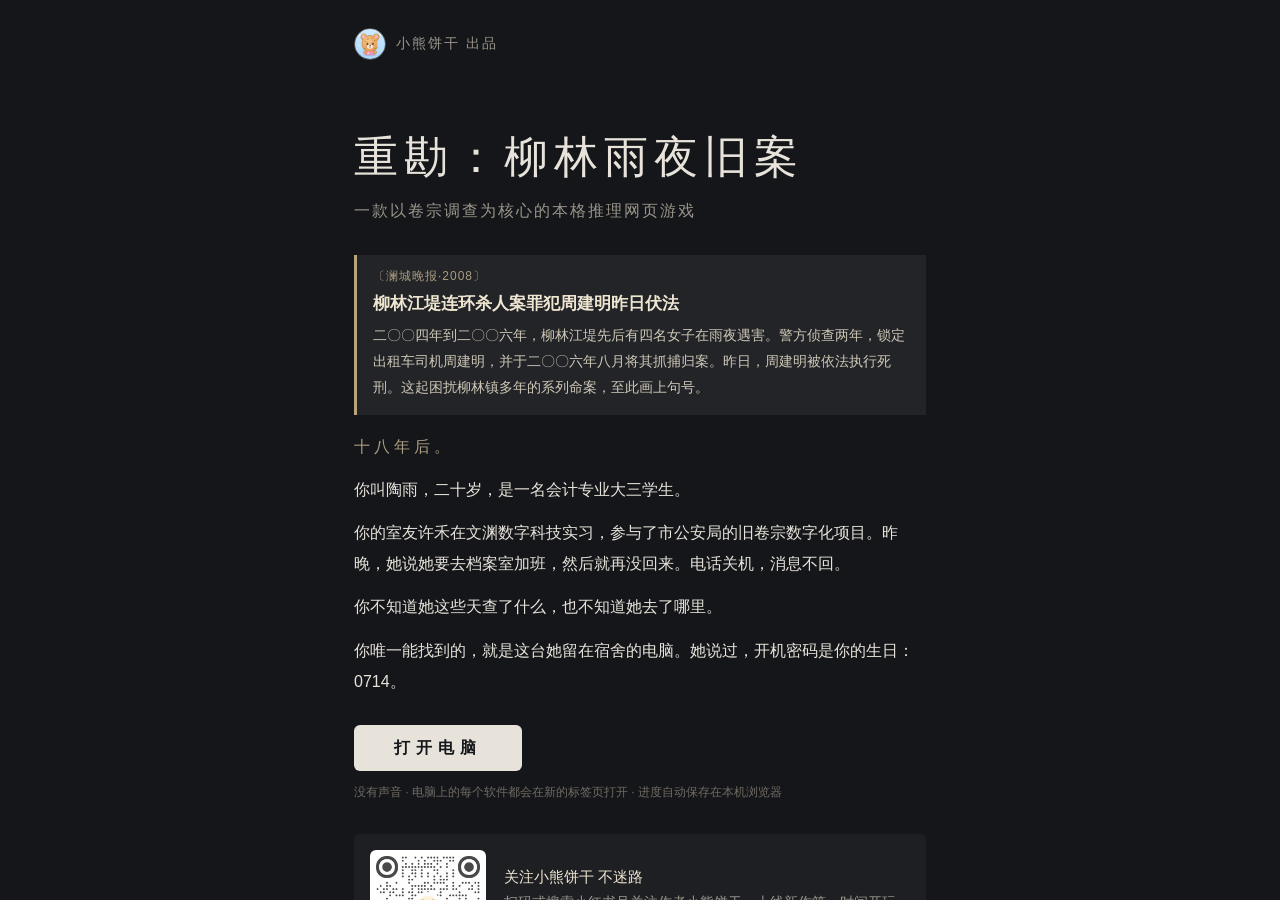
<file: index.html>
<!doctype html>
<html lang="zh-CN">
<head>
<meta charset="utf-8">
<meta name="viewport" content="width=device-width, initial-scale=1, viewport-fit=cover">
<title>柳林旧案 · 许禾的电脑</title>
<meta name="description" content="一部卷宗本格推理网页解谜。室友没有回来，她留给你一台电脑。">
<meta name="theme-color" content="#14161a">
<link rel="stylesheet" href="css/style.css">
<link rel="stylesheet" href="css/os.css">
</head>
<body class="os-body">
<div id="app"></div>
<script src="js/core.js"></script>
<script src="js/data.js"></script>
<script src="js/data2.js"></script>
<script src="js/data3.js"></script>
<script src="js/data4.js"></script>
<script src="js/desk.js"></script>
</body>
</html>
</file>
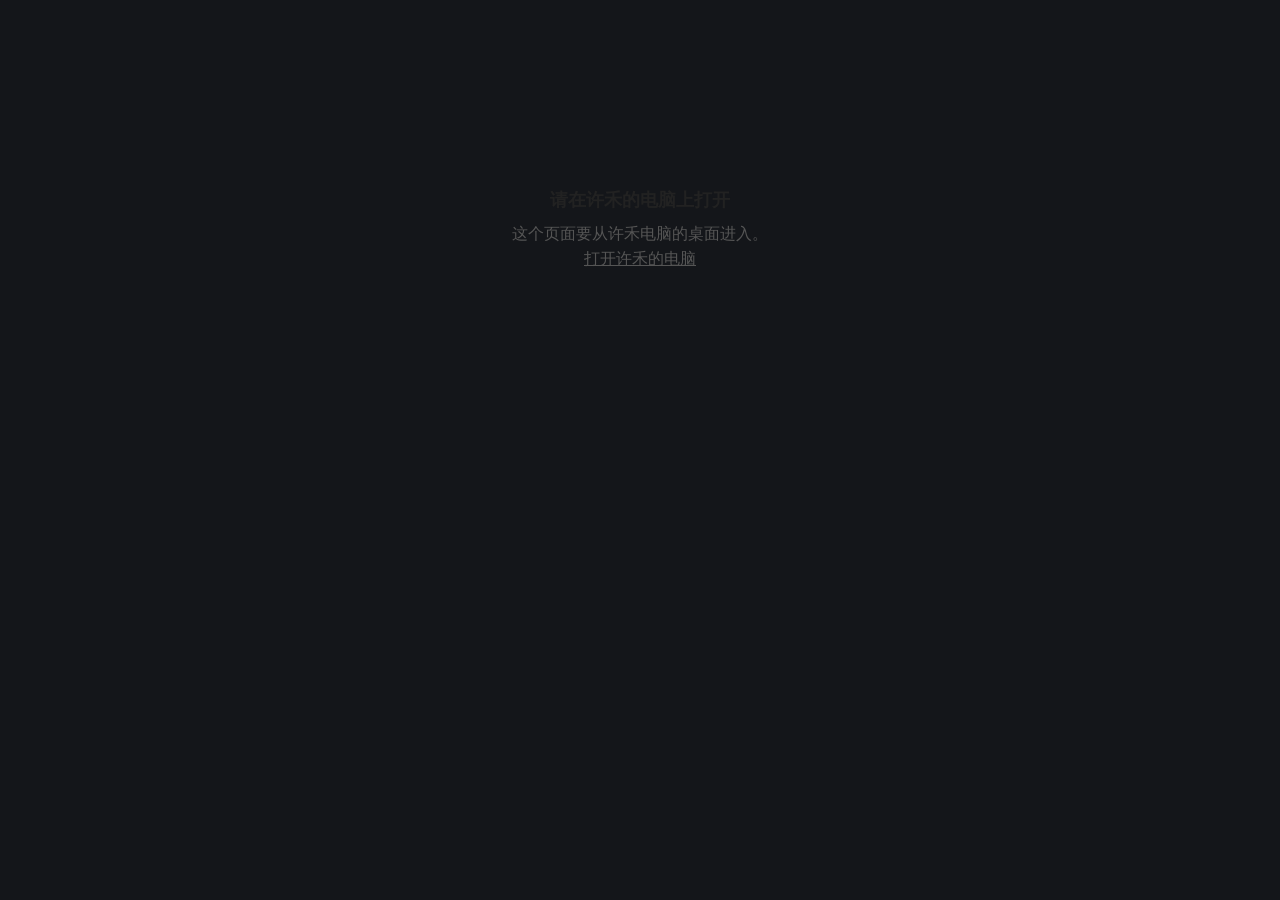
<file: call.html>
<!doctype html>
<html lang="zh-CN">
<head>
<meta charset="utf-8">
<meta name="viewport" content="width=device-width, initial-scale=1">
<title>通话</title>
<link rel="stylesheet" href="css/style.css">
<link rel="stylesheet" href="css/os.css">
</head>
<body class="app-body dark" data-app="call">
<div id="app"></div>
<script src="js/core.js"></script>
<script src="js/data.js"></script>
<script src="js/data2.js"></script>
<script src="js/data3.js"></script>
<script src="js/data4.js"></script>
<script src="js/pagesvg.js"></script>
<script src="js/apps.js"></script>
</body>
</html>
</file>
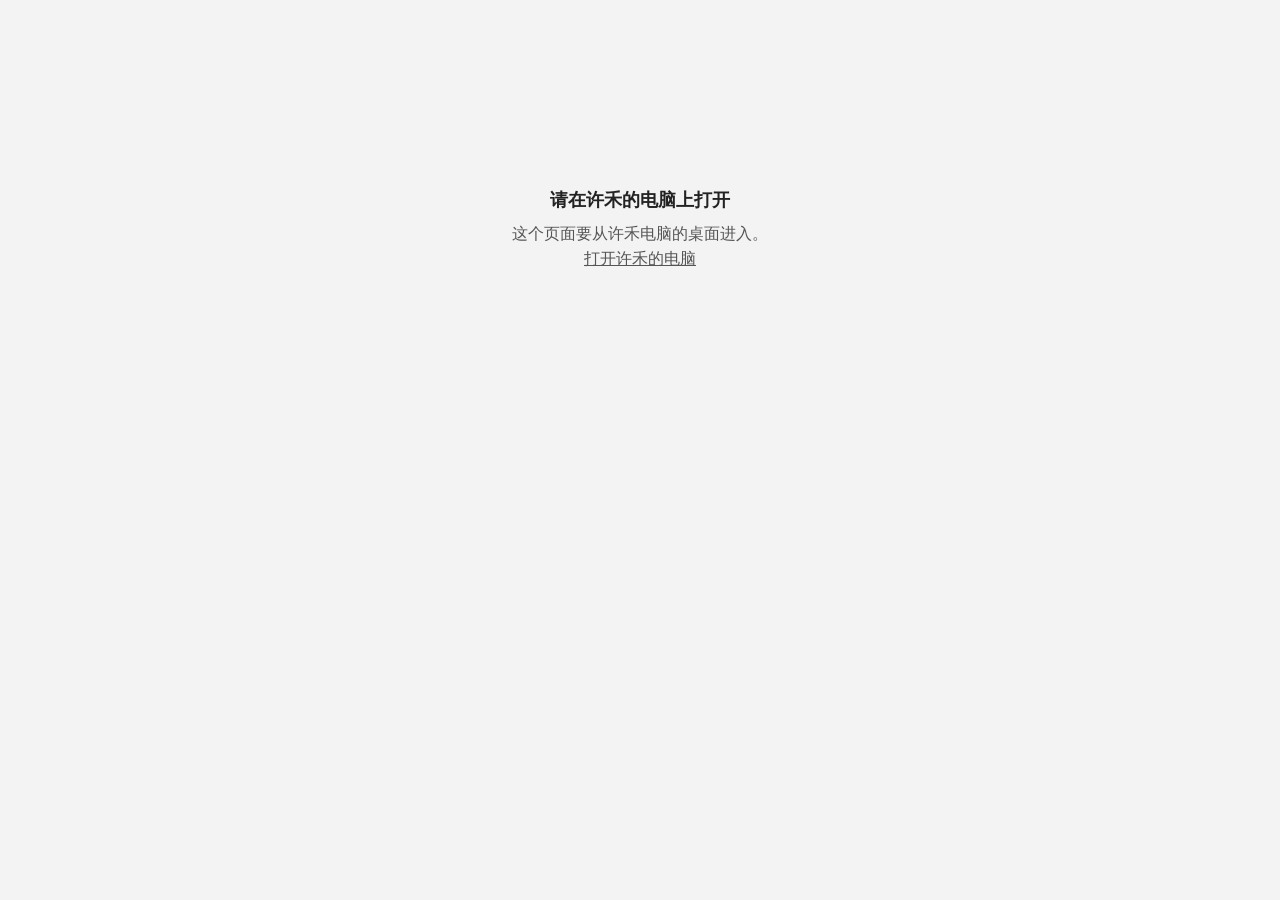
<file: ding.html>
<!doctype html>
<html lang="zh-CN">
<head>
<meta charset="utf-8">
<meta name="viewport" content="width=device-width, initial-scale=1">
<title>钉钉</title>
<link rel="stylesheet" href="css/style.css">
<link rel="stylesheet" href="css/os.css">
</head>
<body class="app-body" data-app="ding">
<div id="app"></div>
<script src="js/core.js"></script>
<script src="js/data.js"></script>
<script src="js/data2.js"></script>
<script src="js/data3.js"></script>
<script src="js/data4.js"></script>
<script src="js/pagesvg.js"></script>
<script src="js/apps.js"></script>
</body>
</html>
</file>
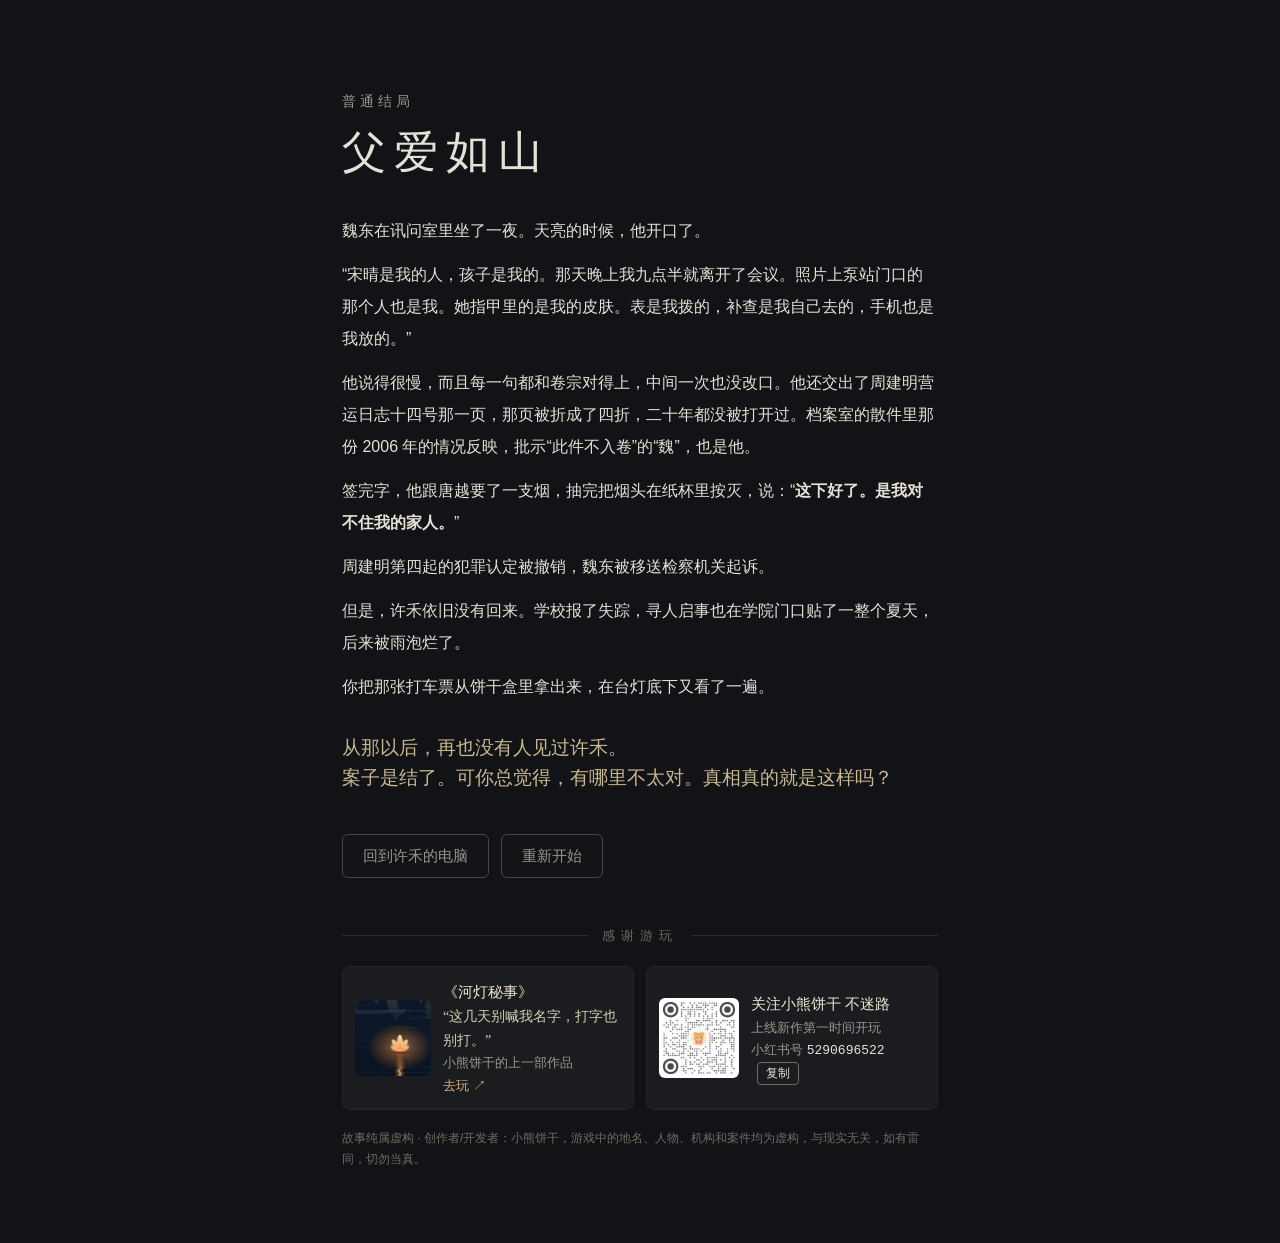
<file: ending.html>
<!doctype html>
<html lang="zh-CN">
<head>
<meta charset="utf-8">
<meta name="viewport" content="width=device-width, initial-scale=1">
<title>柳林旧案 · 结局</title>
<link rel="stylesheet" href="css/style.css">
<style>
body { background: #111316; color: #e6e1d6; min-height: 100vh; }
.end { max-width: 640px; margin: 0 auto; padding: 10vh 22px 60px; }
.kind { color: #9a958a; letter-spacing: 4px; font-size: 14px; }
h1 { font-family: "KaiTi", "STKaiti", "楷体", serif; font-weight: 400; font-size: 44px; letter-spacing: 8px; margin: 6px 0 26px; }
.text p { margin: 0 0 12px; line-height: 2; font-size: 16px; }
.last { margin-top: 30px; font-family: "KaiTi", "STKaiti", "楷体", serif; font-size: 19px; color: #c9b88f; }
.btns { margin-top: 40px; display: flex; flex-wrap: wrap; gap: 12px; }
.btns a, .btns button { background: #e6e1d6; color: #111; border: 0; border-radius: 6px; padding: 9px 20px; text-decoration: none; cursor: pointer; font-size: 15px; }
.btns .ghost { background: transparent; color: #9a958a; border: 1px solid #44464c; }
.more { margin-top: 30px; color: #7c786f; font-size: 13px; line-height: 1.8; }
/* 2026-11-15：作者区——《河灯秘事》小卡＋小红书小卡并排（手机上下排） */
.author { margin-top: 48px; }
.author .sep { display: flex; align-items: center; gap: 14px; color: #6f6b62; font-size: 13px; letter-spacing: 6px; margin-bottom: 20px; }
.author .sep::before, .author .sep::after { content: ""; flex: 1; height: 1px; background: #2c2e33; }
.duo { display: grid; grid-template-columns: 1fr 1fr; gap: 12px; }
.mini { display: flex; gap: 12px; align-items: center; padding: 12px; border-radius: 8px; background: rgba(255, 255, 255, .04); border: 1px solid #23262c; text-decoration: none; color: inherit; min-width: 0; }
a.mini:hover { border-color: #b08a5a; }
.mini img { flex: none; width: 76px; height: 76px; border-radius: 6px; object-fit: cover; }
.mini .qr { background: #fff; padding: 4px; box-sizing: content-box; width: 72px; height: 72px; }
.mini .t { min-width: 0; font-size: 13px; color: #9a958a; line-height: 1.7; }
.mini .t b { display: block; color: #efe6d2; font-size: 15px; font-weight: 400; }
.mini .t .q { display: block; font-family: "KaiTi", "STKaiti", "楷体", serif; color: #d8cdb4; font-size: 14px; }
.mini .go { display: inline-block; white-space: nowrap; color: #d9b07a; }
.mini .id { font-family: Consolas, Menlo, monospace; color: #e7e3da; }
.mini button { margin-left: 6px; padding: 0 8px; border: 1px solid #6f6b62; border-radius: 4px; background: transparent; color: #e7e3da; font-size: 12px; cursor: pointer; }
.author .fine { margin-top: 18px; color: #6f6b62; font-size: 12px; line-height: 1.8; }
@media (max-width: 600px) { .duo { grid-template-columns: 1fr; } }
</style>
</head>
<body>
<main class="end" id="app"></main>
<script src="js/core.js"></script>
<script src="js/data.js"></script>
<script src="js/data2.js"></script>
<script src="js/data3.js"></script>
<script src="js/data4.js"></script>
<script>
(function () {
  const kind = ['true', 'normal', 'bad'].includes(location.hash.slice(1)) ? location.hash.slice(1) : (BM.state.ending || 'normal');
  const e = BM_DATA.endings[kind];
  document.title = '柳林旧案 · ' + e.name + '《' + e.title + '》';
  const more = {
    bad: '',  // 用户 2026-11-12：坏结局、普通结局底下的提示句都去掉，只留真结局那句
    normal: '',
    true: '你看清了那个雨夜。'
  }[kind];
  document.getElementById('app').innerHTML = '<div class="kind">' + e.name + '</div><h1>' + BM.esc(e.title) + '</h1><div class="text">'
    + e.text.split('\n').map(p => p ? '<p>' + BM.kw(BM.esc(p)) + '</p>' : '<p>&nbsp;</p>').join('') + '</div>' + (e.last ? '<div class="last">' + BM.esc(e.last).replace(/\n/g, '<br>') + '</div>' : '')
    + (more ? '<p class="more">' + BM.esc(more) + '</p>' : '')
    + '<div class="btns">' + (kind === 'true' ? '<button type="button" id="replay">回到 17:10 再说一次</button>' : '') + '<a class="ghost" href="index.html" id="back">回到许禾的电脑</a><button class="ghost" type="button" id="reset">重新开始</button></div>'
    + '<section class="author"><div class="sep">感谢游玩</div><div class="duo">'
    + '<a class="mini" id="hdCard" href="https://miyeji.cn/games/he-deng-mi-shi" target="_blank" rel="noopener"><img src="img/hedeng-thumb.jpg" alt=""><div class="t"><b>《河灯秘事》</b><span class="q">“这几天别喊我名字，打字也别打。”</span>小熊饼干的上一部作品<br><span class="go">去玩 ↗</span></div></a>'
    + '<div class="mini"><img class="qr" src="img/author-xhs-qr.png" alt="小熊饼干的小红书二维码"><div class="t"><b>关注小熊饼干 不迷路</b>上线新作第一时间开玩<br>小红书号 <span class="id" id="xhsId">5290696522</span><button type="button" id="xhsCopy">复制</button></div></div>'
    + '</div><p class="fine">故事纯属虚构 · 创作者/开发者：小熊饼干，游戏中的地名、人物、机构和案件均为虚构，与现实无关，如有雷同，切勿当真。</p></section>';
  BM.markRead('end_seen'); if (BM.jcyCheck) BM.jcyCheck();
    const replay = document.getElementById('replay');
  if (replay) replay.addEventListener('click', () => {
    BM.clearInterview();
    if (BM.cond('notice')) { BM.set('called'); location.href = 'call.html#/call'; }
    else location.href = 'index.html';
  });
  if (kind === 'normal') document.getElementById('back').addEventListener('click', () => { BM.markRead('end_back_normal'); BM.markRead('n_jcyLaw'); });  // 普通结局：回到桌面后，澜江检察推送普法文章（桌面的新消息提示会弹出来）
  document.getElementById('reset').addEventListener('click', () => { if (confirm('清除全部进度，从头开始？')) { BM.reset(); location.href = 'index.html'; } });
  { const cp = document.getElementById('xhsCopy'); let tm = 0; if (cp) cp.addEventListener('click', async () => { const id = document.getElementById('xhsId').textContent.trim(); let ok = false; try { await navigator.clipboard.writeText(id); ok = true; } catch (err) { const t = document.createElement('textarea'); t.value = id; t.setAttribute('readonly', ''); t.style.cssText = 'position:fixed;top:0;left:0;opacity:0'; document.body.appendChild(t); t.select(); try { ok = document.execCommand('copy'); } catch (e2) { ok = false; } t.remove(); } cp.textContent = ok ? '已复制' : '长按号码复制'; clearTimeout(tm); tm = setTimeout(() => { cp.textContent = '复制'; }, 2400); }); }  // 小红书号一键复制
})();
</script>
</body>
</html>
</file>
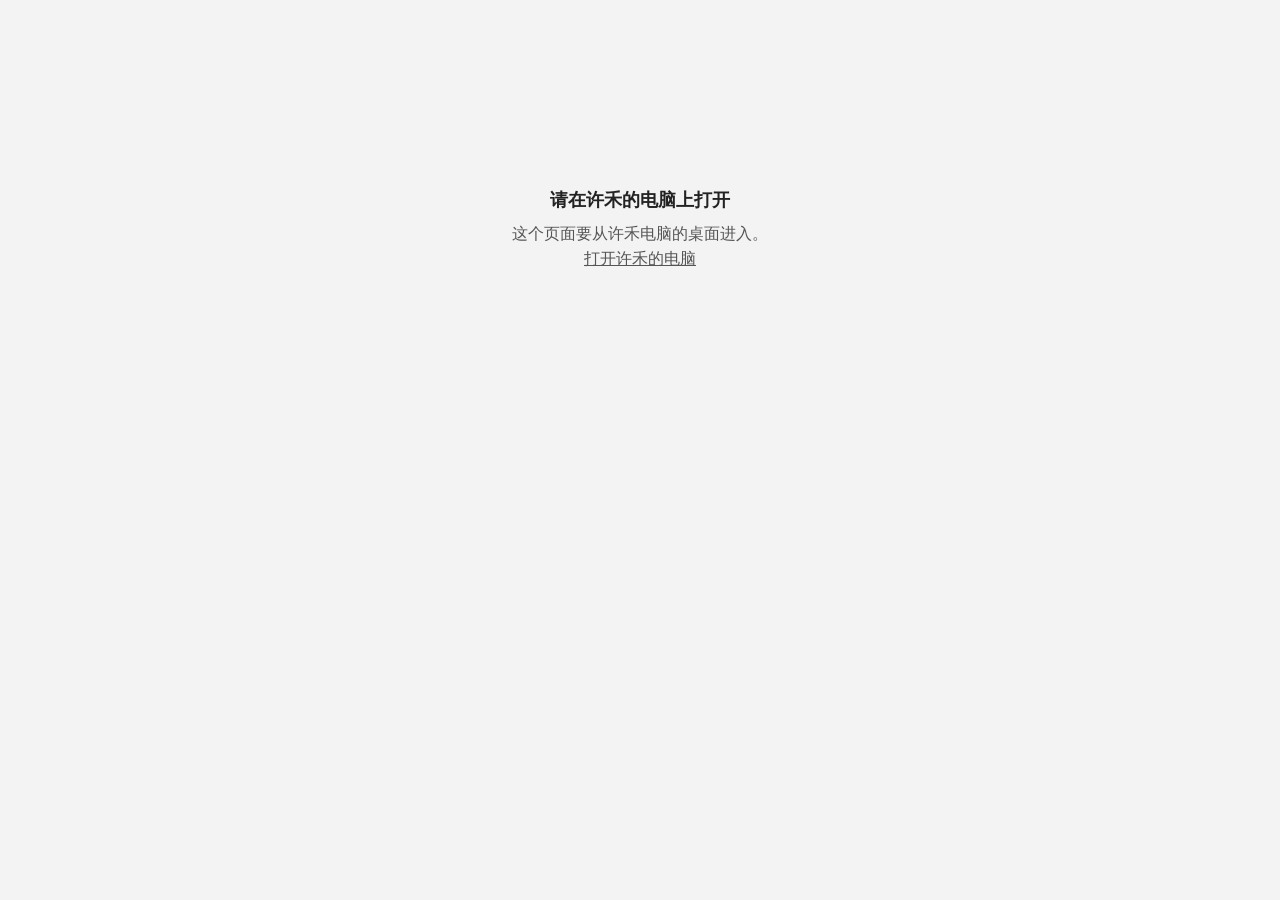
<file: folder.html>
<!doctype html>
<html lang="zh-CN">
<head>
<meta charset="utf-8">
<meta name="viewport" content="width=device-width, initial-scale=1">
<title>文件资源管理器</title>
<link rel="stylesheet" href="css/style.css">
<link rel="stylesheet" href="css/os.css">
</head>
<body class="app-body" data-app="folder">
<div id="app"></div>
<script src="js/core.js"></script>
<script src="js/data.js"></script>
<script src="js/data2.js"></script>
<script src="js/data3.js"></script>
<script src="js/data4.js"></script>
<script src="js/pagesvg.js"></script>
<script src="js/apps.js"></script>
</body>
</html>
</file>
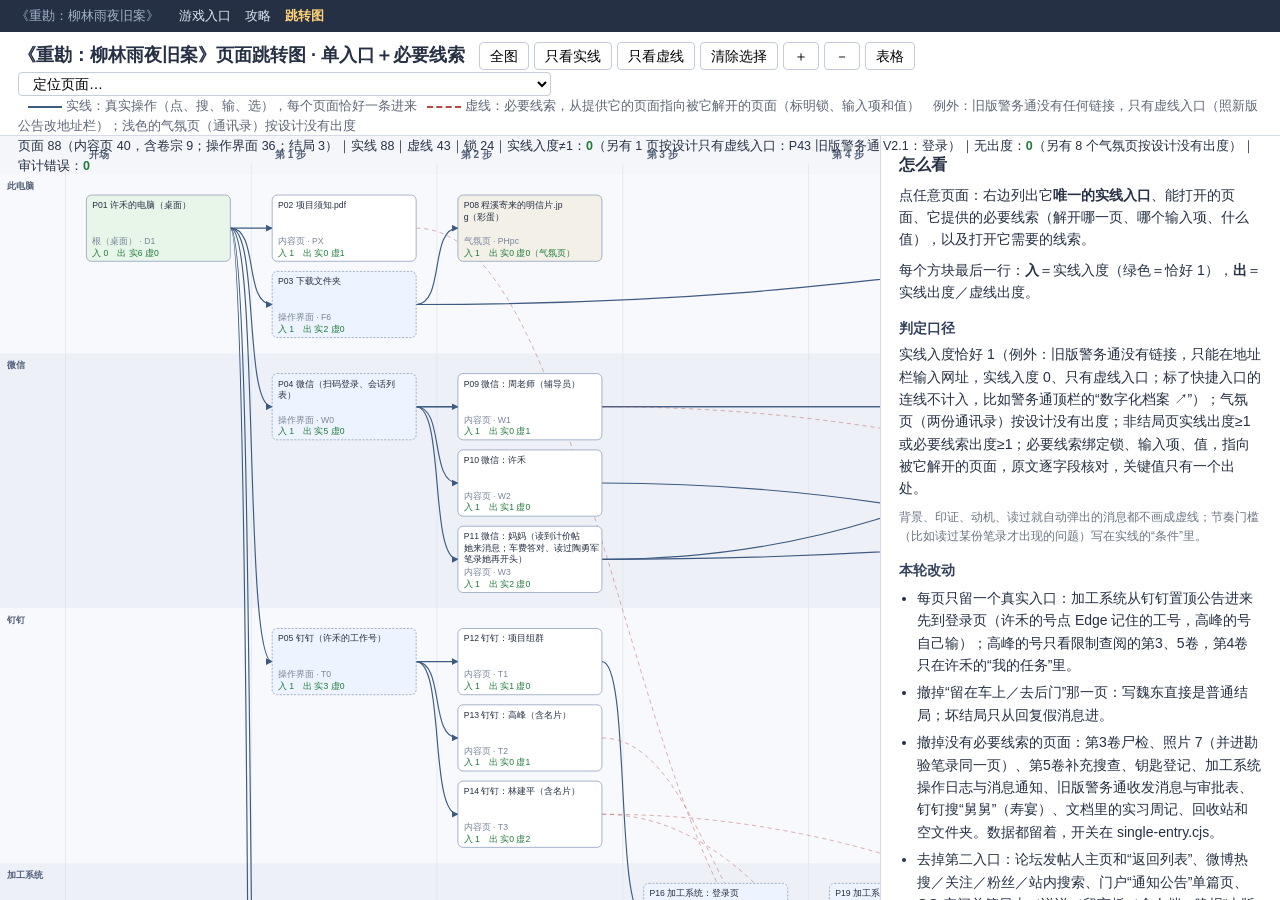
<file: jump-graph.html>
<!doctype html><html lang="zh-CN"><head><meta charset="utf-8">
<meta name="robots" content="noindex"><title>柳林旧案 · 页面跳转图</title><style>
*{box-sizing:border-box}body{margin:0;color:#253044;background:#f4f6fa;font:14px/1.6 "Microsoft YaHei",sans-serif}
header{position:fixed;inset:32px 0 auto;height:104px;background:#fff;border-bottom:1px solid #d5dbe6;z-index:3;padding:9px 18px}
h1{font-size:18px;margin:0 14px 2px 0;display:inline-block}button,select{font:inherit;padding:2px 10px;margin-right:5px;border:1px solid #c5ccda;border-radius:4px;background:#fff;cursor:pointer}
.legend{color:#5d6676;font-size:12.5px}.legend i{display:inline-block;width:34px;height:0;vertical-align:middle;margin:0 4px 0 10px;border-top:2px solid #3d5a80}.legend i.c{border-top:2px dashed #b24b45}
#summary{font-size:12.5px}#summary b.ok{color:#1f7a3a}#summary b.bad{color:#b42020}
#view{position:fixed;inset:136px 400px 0 0;overflow:auto}#panel{position:fixed;inset:136px 0 0 auto;width:400px;padding:16px 18px;overflow:auto;background:#fff;border-left:1px solid #d5dbe6}
h2{font-size:16px;margin:0 0 6px}h3{font-size:13.5px;margin:14px 0 4px;color:#33415c}p{margin:4px 0 8px}ul{padding-left:18px;margin:4px 0}li{margin:5px 0}.muted{color:#6b7484;font-size:12px}
.nav{stroke:#3d5a80;stroke-width:1.6;fill:none}.clue{stroke:#b24b45;stroke-width:1.3;stroke-dasharray:6 5;fill:none;opacity:.45}.dim{opacity:.06}.edge.on{stroke-width:3;opacity:1}
.node{cursor:pointer}.node text{font-size:12px;pointer-events:none}.selected rect{stroke:#d58525!important;stroke-width:3}
body.navonly .clue{display:none}body.clueonly .nav{display:none}
.tag{display:inline-block;font-size:11px;padding:0 5px;border-radius:3px;background:#eef1f6;color:#4a5568;margin-right:4px}.k{color:#8a2b24}.v{background:#fff3cd;padding:0 3px;border-radius:2px}
#tables{position:fixed;inset:136px 0 0 0;overflow:auto;background:#fff;padding:18px 26px;display:none;z-index:2}body.tables #tables{display:block}
table{border-collapse:collapse;margin:6px 0 22px;font-size:12.5px;width:100%}th,td{border:1px solid #d9dee8;padding:4px 7px;vertical-align:top;text-align:left}th{background:#f1f4f9}
td.n{white-space:nowrap;color:#6b7484}.bad{color:#b42020}
</style><style>.dsn-nav{display:flex;flex-wrap:wrap;gap:4px 14px;align-items:center;padding:6px 16px;background:#253044;font:13px/1.6 "Microsoft YaHei",sans-serif}.dsn-nav a,.dsn-nav b{color:#dfe6f2;text-decoration:none;white-space:nowrap}.dsn-nav a:hover{color:#fff;text-decoration:underline}.dsn-nav b{color:#ffd27a}.dsn-nav .dsn-t{color:#9fb0c8;margin-right:6px}.dsn-nav{position:fixed;top:0;left:0;right:0;height:32px;overflow:hidden;z-index:4}</style></head><body><nav class="dsn-nav"><span class="dsn-t">《重勘：柳林雨夜旧案》</span><a href="index.html">游戏入口</a><a href="walkthrough.html">攻略</a><b>跳转图</b></nav>
<header><h1>《重勘：柳林雨夜旧案》页面跳转图 · 单入口＋必要线索</h1><button id="all">全图</button><button id="nav">只看实线</button><button id="clue">只看虚线</button><button id="reset">清除选择</button><button id="plus">＋</button><button id="minus">－</button><button id="tab">表格</button><select id="pick"><option value="">定位页面…</option></select>
<div class="legend"><i></i>实线：真实操作（点、搜、输、选），每个页面恰好一条进来<i class="c"></i>虚线：必要线索，从提供它的页面指向被它解开的页面（标明锁、输入项和值）　例外：旧版警务通没有任何链接，只有虚线入口（照新版公告改地址栏）；浅色的气氛页（通讯录）按设计没有出度</div><div id="summary"></div></header>
<main id="view"><svg id="graph"></svg></main><aside id="panel"></aside><section id="tables"></section>
<script>
const D = {"schemaVersion":3,"rule":"实线入度恰好 1（例外：旧版警务通没有链接，只能在地址栏输入网址，实线入度 0、只有虚线入口；标了快捷入口的连线不计入，比如警务通顶栏的“数字化档案 ↗”）；气氛页（两份通讯录）按设计没有出度；非结局页实线出度≥1 或必要线索出度≥1；必要线索绑定锁、输入项、值，指向被它解开的页面，原文逐字段核对，关键值只有一个出处。","audit":{"schemaVersion":3,"pages":40,"documents":9,"interfaces":36,"endings":3,"root":1,"total":88,"navigation":88,"clues":43,"locks":24,"inDegreeOk":true,"urlOnly":["OAJ 旧版警务通 V2.1：登录"],"atmo":["WDjf 清风澜城 2015：魏东《晒家风》","PJG 内网门户：机构与沿革","J2ry 新版警务通：通讯录（2026 年 7 月）","OAry 旧版警务通：通讯录（2015 年 6 月）","WLAW 微信里打开：【以案释法】申诉人如何保全电子证据","WOLD 微信里打开：【检务小课堂】单位旧系统停用了，原来的记录还能查吗？","EHo Edge：历史记录 · 其他设备的标签页（许禾的手机）","PHpc 程溪寄来的明信片.jpg（彩蛋）"],"dead":[],"errors":[],"warnings":[],"info":[],"rule":"实线入度恰好 1（例外：旧版警务通没有链接，只能在地址栏输入网址，实线入度 0、只有虚线入口；标了快捷入口的连线不计入，比如警务通顶栏的“数字化档案 ↗”）；气氛页（两份通讯录）按设计没有出度；非结局页实线出度≥1 或必要线索出度≥1；必要线索绑定锁、输入项、值，指向被它解开的页面，原文逐字段核对，关键值只有一个出处。"},"pacing":[{"step":0,"pages":[]},{"step":1,"pages":["PX"]},{"step":2,"pages":["W1","W2","W3","T1","T2","T3"]},{"step":3,"pages":["P0"]},{"step":4,"pages":[]},{"step":5,"pages":[]},{"step":6,"pages":[]},{"step":7,"pages":["V3_p113","V3_p201","V4_p12","V4_p31","V4_p59","V5_p1","V5_p40","V5_p66"]},{"step":8,"pages":["SCV","F4"]},{"step":9,"pages":["N1","BBt2","BB6","WBwu","J2me"]},{"step":10,"pages":["V6_p15"]},{"step":11,"pages":["BBt4","BBt5","WB"]},{"step":12,"pages":["W3p","WB刘佳"]},{"step":13,"pages":["QQs"]},{"step":14,"pages":[]},{"step":15,"pages":["QZ3"]},{"step":16,"pages":["N12","N11","WMP"]},{"step":17,"pages":[]},{"step":18,"pages":["QZXd"]},{"step":19,"pages":[]},{"step":20,"pages":["Ek01","Wtang"]},{"step":21,"pages":[]},{"step":22,"pages":["Ek02"]},{"step":23,"pages":["OAm"]},{"step":24,"pages":["RS"]},{"step":25,"pages":["ENn","ENb","END"]}],"lastCol":25,"lanes":[{"name":"此电脑","y":54,"h":248},{"name":"微信","y":302,"h":354},{"name":"钉钉","y":656,"h":354},{"name":"加工系统","y":1010,"h":884},{"name":"Edge","y":1894,"h":460},{"name":"报刊","y":2354,"h":248},{"name":"论坛","y":2602,"h":248},{"name":"微博","y":2850,"h":142},{"name":"内网","y":2992,"h":354},{"name":"内网档案","y":3346,"h":142},{"name":"旧版警务通","y":3488,"h":142},{"name":"QQ","y":3630,"h":142},{"name":"检察院","y":3772,"h":142},{"name":"结局","y":3914,"h":354}],"width":6868,"height":4288,"nodes":[{"id":"D1","name":"许禾的电脑（桌面）","url":"index.html","kind":"root","lane":"此电脑","text":[],"img":[],"note":"开场介绍给了开机密码 0714（你的生日），锁屏不算页面。","num":"P01","x":120,"y":82,"w":200,"h":92,"depth":0,"inN":0,"outN":6,"outC":0,"inC":0},{"id":"PX","name":"项目须知.pdf","url":"web.html#/pdf/xz","kind":"content","lane":"此电脑","text":["projectDoc.html"],"img":[],"num":"P02","x":378,"y":82,"w":200,"h":92,"depth":1,"inN":1,"outN":0,"outC":1,"inC":0},{"id":"F6","name":"下载文件夹","url":"folder.html#/down","kind":"interface","lane":"此电脑","text":[],"img":[],"num":"P03","x":378,"y":188,"w":200,"h":92,"depth":1,"inN":1,"outN":2,"outC":0,"inC":0},{"id":"SCV","name":"散件扫描：吴振华《情况反映》","url":"photo.html#scanset","kind":"content","lane":"此电脑","text":[],"img":["scan_p1.jpg"],"num":"P36","x":2184,"y":82,"w":200,"h":92,"depth":8,"inN":1,"outN":0,"outC":2,"inC":1},{"id":"F4","name":"妈妈拍来的饼干盒和出租车票","url":"photo.html#receipt","kind":"content","lane":"此电脑","text":[],"img":["keepsake_clear.jpg"],"num":"P37","x":2184,"y":188,"w":200,"h":92,"depth":8,"inN":1,"outN":0,"outC":1,"inC":0},{"id":"W0","name":"微信（扫码登录、会话列表）","url":"wechat.html","kind":"interface","lane":"微信","text":[],"img":[],"num":"P04","x":378,"y":330,"w":200,"h":92,"depth":1,"inN":1,"outN":5,"outC":0,"inC":0},{"id":"W1","name":"微信：周老师（辅导员）","url":"wechat.html#/chat/tutor","kind":"content","lane":"微信","text":["wxChats.tutor.msgs"],"img":[],"num":"P09","x":636,"y":330,"w":200,"h":92,"depth":2,"inN":1,"outN":0,"outC":1,"inC":0},{"id":"W2","name":"微信：许禾","url":"wechat.html#/chat/xu","kind":"content","lane":"微信","text":["wxChats.xu.msgs"],"img":[],"num":"P10","x":636,"y":436,"w":200,"h":92,"depth":2,"inN":1,"outN":1,"outC":0,"inC":0},{"id":"W3","name":"微信：妈妈（读到计价帖她来消息；车费答对、读过陶勇军笔录她再开头）","url":"wechat.html#/chat/mom","kind":"content","lane":"微信","text":["wxChats.mom.msgs","momQ"],"img":[],"num":"P11","x":636,"y":542,"w":200,"h":92,"depth":2,"inN":1,"outN":2,"outC":0,"inC":0},{"id":"W3p","name":"爸爸拍的水位照片（放大）","url":"wechat.html#/chat/mom","kind":"content","lane":"微信","text":[],"img":["dadphoto.jpg"],"state":"妈妈聊天里点照片放大","num":"P64","x":3216,"y":330,"w":200,"h":92,"depth":12,"inN":1,"outN":0,"outC":1,"inC":3},{"id":"T0","name":"钉钉（许禾的工作号）","url":"ding.html","kind":"interface","lane":"钉钉","text":[],"img":[],"num":"P05","x":378,"y":684,"w":200,"h":92,"depth":1,"inN":1,"outN":3,"outC":0,"inC":0},{"id":"T1","name":"钉钉：项目组群","url":"ding.html#/chat/work","kind":"content","lane":"钉钉","text":["dingChats.work"],"img":[],"num":"P12","x":636,"y":684,"w":200,"h":92,"depth":2,"inN":1,"outN":1,"outC":0,"inC":0},{"id":"T2","name":"钉钉：高峰（含名片）","url":"ding.html#/chat/gao","kind":"content","lane":"钉钉","text":["dingChats.gao","dingCards.gao"],"img":[],"num":"P13","x":636,"y":790,"w":200,"h":92,"depth":2,"inN":1,"outN":0,"outC":1,"inC":0},{"id":"T3","name":"钉钉：林建平（含名片）","url":"ding.html#/chat/lin","kind":"content","lane":"钉钉","text":["dingChats.lin","dingCards.lin"],"img":[],"num":"P14","x":636,"y":896,"w":200,"h":92,"depth":2,"inN":1,"outN":0,"outC":2,"inC":0},{"id":"QLogin","name":"加工系统：登录页","url":"qc.html#/login","kind":"interface","lane":"加工系统","text":[],"img":[],"note":"Edge 只记得许禾的工号 WY0907。","num":"P16","x":894,"y":1038,"w":200,"h":92,"depth":3,"inN":1,"outN":2,"outC":0,"inC":0},{"id":"Q0","name":"加工系统·许禾：工作台","url":"qc.html#/","kind":"interface","lane":"加工系统","text":[],"img":[],"state":"许禾登录","num":"P19","x":1152,"y":1038,"w":200,"h":92,"depth":4,"inN":1,"outN":1,"outC":0,"inC":0},{"id":"Q9x","name":"加工系统·许禾：我的任务","url":"qc.html#/vols","kind":"interface","lane":"加工系统","text":[],"img":[],"state":"许禾登录","num":"P23","x":1410,"y":1038,"w":200,"h":92,"depth":5,"inN":1,"outN":1,"outC":0,"inC":0},{"id":"Q4","name":"第4卷：卷内目录","url":"qc.html#/vol/4","kind":"interface","lane":"加工系统","text":[],"img":[],"state":"许禾登录","num":"P25","x":1668,"y":1038,"w":200,"h":92,"depth":6,"inN":1,"outN":3,"outC":0,"inC":0},{"id":"Q0g","name":"加工系统·高峰：工作台","url":"qc.html#/","kind":"interface","lane":"加工系统","text":[],"img":[],"state":"高峰登录","num":"P20","x":1152,"y":1144,"w":200,"h":92,"depth":4,"inN":1,"outN":1,"outC":0,"inC":2},{"id":"Q9g","name":"加工系统·高峰：限制查阅卷＋扫描仪暂存","url":"qc.html#/vols","kind":"interface","lane":"加工系统","text":[],"img":[],"state":"高峰登录","note":"暂存区“下载”散件扫描.zip 后，下载文件夹里才有压缩包（下载是状态变化，不是跳转）。","num":"P24","x":1410,"y":1144,"w":200,"h":92,"depth":5,"inN":1,"outN":2,"outC":0,"inC":0},{"id":"Q3","name":"第3卷：卷内目录","url":"qc.html#/vol/3","kind":"interface","lane":"加工系统","text":[],"img":[],"state":"高峰登录","num":"P26","x":1668,"y":1144,"w":200,"h":92,"depth":6,"inN":1,"outN":2,"outC":0,"inC":0},{"id":"Q5","name":"第5卷：卷内目录","url":"qc.html#/vol/5","kind":"interface","lane":"加工系统","text":[],"img":[],"state":"高峰登录","num":"P27","x":1668,"y":1250,"w":200,"h":92,"depth":6,"inN":1,"outN":3,"outC":0,"inC":0},{"id":"V3_p113","name":"第三起勘验、尸检（曹敏）","url":"qc.html#/doc/V3_p113","kind":"document","lane":"加工系统","text":["docs.V3_p113.html"],"img":[],"num":"P28","x":1926,"y":1356,"w":200,"h":92,"depth":7,"inN":1,"outN":0,"outC":1,"inC":0},{"id":"V3_p201","name":"第四起现场勘验笔录（附照片 7）","url":"qc.html#/doc/V3_p201","kind":"document","lane":"加工系统","text":["docs.V3_p201.html"],"img":["watch7.jpg"],"num":"P29","x":1926,"y":1462,"w":200,"h":92,"depth":7,"inN":1,"outN":0,"outC":1,"inC":0},{"id":"V4_p12","name":"周建明讯问笔录（2006-08-21）","url":"qc.html#/doc/V4_p12","kind":"document","lane":"加工系统","text":["docs.V4_p12.html"],"img":[],"num":"P30","x":1926,"y":1038,"w":200,"h":92,"depth":7,"inN":1,"outN":0,"outC":1,"inC":0},{"id":"V4_p31","name":"周建明讯问笔录（2006-08-29）","url":"qc.html#/doc/V4_p31","kind":"document","lane":"加工系统","text":["docs.V4_p31.html"],"img":[],"num":"P31","x":1926,"y":1144,"w":200,"h":92,"depth":7,"inN":1,"outN":0,"outC":3,"inC":0},{"id":"V4_p59","name":"证人陶勇军询问笔录","url":"qc.html#/doc/V4_p59","kind":"document","lane":"加工系统","text":["docs.V4_p59.html"],"img":[],"num":"P32","x":1926,"y":1250,"w":200,"h":92,"depth":7,"inN":1,"outN":0,"outC":1,"inC":0},{"id":"V5_p1","name":"搜查笔录（周建明住处、车辆）","url":"qc.html#/doc/V5_p1","kind":"document","lane":"加工系统","text":["docs.V5_p1.html"],"img":[],"num":"P33","x":1926,"y":1568,"w":200,"h":92,"depth":7,"inN":1,"outN":0,"outC":1,"inC":0},{"id":"V5_p40","name":"物证清单","url":"qc.html#/doc/V5_p40","kind":"document","lane":"加工系统","text":["docs.V5_p40.html"],"img":[],"num":"P34","x":1926,"y":1674,"w":200,"h":92,"depth":7,"inN":1,"outN":0,"outC":1,"inC":0},{"id":"V5_p66","name":"宋晴手机通话记录","url":"qc.html#/doc/V5_p66","kind":"document","lane":"加工系统","text":["docs.V5_p66.html"],"img":[],"num":"P35","x":1926,"y":1780,"w":200,"h":92,"depth":7,"inN":1,"outN":0,"outC":2,"inC":0},{"id":"V6_p15","name":"柳林派出所值班记录（7-14）","url":"web.html#/portal/doc/V6_p15","kind":"document","lane":"内网档案","text":["docs.V6_p15.html"],"img":[],"num":"P58","x":2700,"y":3374,"w":200,"h":92,"depth":10,"inN":1,"outN":0,"outC":1,"inC":1},{"id":"E0","name":"Edge：千寻搜索（含地址栏、菜单）","url":"web.html#/search","kind":"interface","lane":"Edge","text":[],"img":[],"num":"P06","x":378,"y":1922,"w":200,"h":92,"depth":1,"inN":1,"outN":11,"outC":0,"inC":0},{"id":"EH","name":"Edge：历史记录","url":"web.html#/history","kind":"interface","lane":"Edge","text":[],"img":[],"num":"P15","x":636,"y":1922,"w":200,"h":92,"depth":2,"inN":1,"outN":2,"outC":0,"inC":0},{"id":"S1","name":"千寻搜索结果：宋晴","url":"web.html#/search/%E5%AE%8B%E6%99%B4","kind":"interface","lane":"Edge","text":[],"img":[],"state":"只列一条结果：N1","num":"P38","x":2184,"y":1922,"w":200,"h":92,"depth":8,"inN":1,"outN":1,"outC":0,"inC":1},{"id":"S8","name":"千寻搜索结果：T0716","url":"web.html#/search/T0716","kind":"interface","lane":"Edge","text":[],"img":[],"state":"只列一条结果：BBt2","num":"P39","x":2184,"y":2028,"w":200,"h":92,"depth":8,"inN":1,"outN":1,"outC":0,"inC":1},{"id":"Sxy","name":"千寻搜索结果：柳林小燕","url":"web.html#/search/%E6%9F%B3%E6%9E%97%E5%B0%8F%E7%87%95","kind":"interface","lane":"Edge","text":[],"img":[],"state":"只列一条结果：WB","num":"P53","x":2700,"y":1922,"w":200,"h":92,"depth":10,"inN":1,"outN":1,"outC":0,"inC":1},{"id":"S2","name":"千寻搜索结果：魏东","url":"web.html#/search/%E9%AD%8F%E4%B8%9C","kind":"interface","lane":"Edge","text":[],"img":[],"state":"只列一条结果：BB6","num":"P40","x":2184,"y":2134,"w":200,"h":92,"depth":8,"inN":1,"outN":1,"outC":0,"inC":1},{"id":"S10","name":"千寻搜索结果：吴振华","url":"web.html#/search/%E5%90%B4%E6%8C%AF%E5%8D%8E","kind":"interface","lane":"Edge","text":[],"img":[],"state":"只列一条结果：WBwu","num":"P41","x":2184,"y":2240,"w":200,"h":92,"depth":8,"inN":1,"outN":1,"outC":0,"inC":1},{"id":"SL","name":"千寻搜索结果：柳林老所","url":"web.html#/search/%E6%9F%B3%E6%9E%97%E8%80%81%E6%89%80","kind":"interface","lane":"Edge","text":[],"img":[],"state":"只列一条结果：BBt4","num":"P54","x":2700,"y":2028,"w":200,"h":92,"depth":10,"inN":1,"outN":1,"outC":0,"inC":1},{"id":"SR","name":"千寻搜索结果：起步价","url":"web.html#/search/%E8%B5%B7%E6%AD%A5%E4%BB%B7","kind":"interface","lane":"Edge","text":[],"img":[],"state":"只列一条结果：BBt5","num":"P55","x":2700,"y":2134,"w":200,"h":92,"depth":10,"inN":1,"outN":1,"outC":0,"inC":1},{"id":"SK1","name":"千寻搜索结果：照相馆","url":"web.html#/search/%E7%85%A7%E7%9B%B8%E9%A6%86","kind":"interface","lane":"Edge","text":[],"img":[],"state":"只列一条结果：Ek01","num":"P76","x":5022,"y":1922,"w":200,"h":92,"depth":19,"inN":1,"outN":1,"outC":0,"inC":1},{"id":"SK2","name":"千寻搜索结果：林秀云","url":"web.html#/search/%E6%9E%97%E7%A7%80%E4%BA%91","kind":"interface","lane":"Edge","text":[],"img":[],"state":"只列一条结果：Ek02","num":"P81","x":5538,"y":1922,"w":200,"h":92,"depth":21,"inN":1,"outN":1,"outC":0,"inC":1},{"id":"S7","name":"千寻搜索结果：检察院","url":"web.html#/search/%E6%A3%80%E5%AF%9F%E9%99%A2","kind":"interface","lane":"Edge","text":[],"img":[],"state":"只列一条结果：MP","num":"P44","x":2442,"y":1922,"w":200,"h":92,"depth":9,"inN":1,"outN":1,"outC":0,"inC":1},{"id":"PA","name":"澜城晚报：过刊检索（2005—2015）","url":"web.html#/past","kind":"interface","lane":"报刊","text":[],"img":[],"num":"P56","x":2700,"y":2382,"w":200,"h":92,"depth":10,"inN":1,"outN":2,"outC":0,"inC":0},{"id":"N1","name":"晚报 2006-07-16：柳林江堤又一女子遇害","url":"web.html#/news/news1","kind":"content","lane":"报刊","text":["webPages.news1.html"],"img":[],"num":"P45","x":2442,"y":2382,"w":200,"h":92,"depth":9,"inN":1,"outN":1,"outC":0,"inC":0},{"id":"N12","name":"晚报 2005-10-13：柳林信用社有位“贴心柜员”","url":"web.html#/news/news12","kind":"content","lane":"报刊","text":["webPages.news12.html"],"img":["counter.jpg"],"num":"P70","x":4248,"y":2382,"w":200,"h":92,"depth":16,"inN":1,"outN":0,"outC":1,"inC":1},{"id":"N11","name":"晚报 2005-07-29：柳林信用社网点夜间被撬","url":"web.html#/news/news11","kind":"content","lane":"报刊","text":["webPages.news11.html"],"img":[],"num":"P71","x":4248,"y":2488,"w":200,"h":92,"depth":16,"inN":1,"outN":0,"outC":1,"inC":1},{"id":"Ek01","name":"晚报 2019：柳林北街·消失的老店","url":"web.html#/a/k01","kind":"content","lane":"报刊","text":["filler.k01.html"],"img":[],"num":"P80","x":5280,"y":2382,"w":200,"h":92,"depth":20,"inN":1,"outN":0,"outC":1,"inC":0},{"id":"WDjf","name":"清风澜城 2015：魏东《晒家风》","url":"web.html#/a/k08","kind":"atmo","lane":"论坛","text":["filler.k08.html"],"img":[],"note":"气氛页（干扰项）：魏东自己介绍——1956 年生，1979 年柳林片警；妻子孙秀兰（1984 年结婚，一中语文老师）；女儿魏然 1988 年 6 月 18 日出生。旧版警务通密保“我孩子的生日”填 19880618 不对。按设计没有出度。","num":"P57","x":2700,"y":2630,"w":200,"h":92,"depth":10,"inN":1,"outN":0,"outC":0,"inC":0},{"id":"Ek02","name":"讣告：林秀云（附告别厅照片）","url":"web.html#/a/k02","kind":"content","lane":"报刊","text":["filler.k02.html"],"img":["wreath.jpg"],"num":"P82","x":5796,"y":2382,"w":200,"h":92,"depth":22,"inN":1,"outN":0,"outC":1,"inC":0},{"id":"BBt2","name":"论坛：江堤案的抓到了！是开出租的","url":"web.html#/bbs/t2","kind":"content","lane":"论坛","text":["forum.t2.posts"],"img":[],"num":"P46","x":2442,"y":2630,"w":200,"h":92,"depth":9,"inN":1,"outN":0,"outC":2,"inC":0},{"id":"BBt4","name":"论坛：柳林老所要搬了，你们谁还记得后院那排平房？","url":"web.html#/bbs/t4","kind":"content","lane":"论坛","text":["forum.t4.posts"],"img":[],"num":"P61","x":2958,"y":2630,"w":200,"h":92,"depth":11,"inN":1,"outN":0,"outC":1,"inC":0},{"id":"BBt5","name":"论坛：问一下，出租车票上打的时间准不准？","url":"web.html#/bbs/t5","kind":"content","lane":"论坛","text":["forum.t5.posts"],"img":[],"num":"P62","x":2958,"y":2736,"w":200,"h":92,"depth":11,"inN":1,"outN":0,"outC":1,"inC":0},{"id":"BB6","name":"论坛：咱柳林出去的魏所长，提常务副局长了","url":"web.html#/bbs/t6","kind":"content","lane":"论坛","text":["forum.t6.posts"],"img":[],"note":"有了 2015 年回帖链到魏东的《晒家风》，不再是气氛页；其余是背景：魏东当过柳林所长、2006 年秋天升常务副局长（宋晴日志“秋天就定下来”的巧合）、早年作风的闲话、2016 年退休。信息重要，但不是任何锁的钥匙；退休稿那句话在 7-16 晚报里已加粗，回帖里“标题用的是他当年在报上说过的一句话”不再是必要线索。","num":"P47","x":2442,"y":2736,"w":200,"h":92,"depth":9,"inN":1,"outN":1,"outC":0,"inC":0},{"id":"WB","name":"微博：柳林小燕（周小燕）","url":"web.html#/weibo/u/songmama","kind":"content","lane":"微博","text":["weiboPosts","weiboComments","weiboUser"],"img":[],"num":"P63","x":2958,"y":2878,"w":200,"h":92,"depth":11,"inN":1,"outN":1,"outC":0,"inC":0},{"id":"WB刘佳","name":"微博：刘佳","url":"web.html#/weibo/u2/%E5%88%98%E4%BD%B3","kind":"content","lane":"微博","text":["weiboUsers.刘佳"],"img":["flowers.jpg"],"num":"P65","x":3216,"y":2878,"w":200,"h":92,"depth":12,"inN":1,"outN":0,"outC":2,"inC":0},{"id":"WBwu","name":"微博：清溪老吴（吴振华）","url":"web.html#/weibo/u2/%E6%B8%85%E6%BA%AA%E8%80%81%E5%90%B4","kind":"content","lane":"微博","text":["weiboUsers.清溪老吴"],"img":[],"num":"P48","x":2442,"y":2878,"w":200,"h":92,"depth":9,"inN":1,"outN":0,"outC":1,"inC":0},{"id":"P0","name":"公安内网门户（通知、新闻全文）","url":"web.html#/portal","kind":"content","lane":"内网","text":["portal.news","portal.notices"],"img":[],"num":"P18","x":894,"y":3020,"w":200,"h":92,"depth":3,"inN":1,"outN":3,"outC":0,"inC":0},{"id":"PJG","name":"内网门户：机构与沿革","url":"web.html#/portal/jg","kind":"atmo","lane":"内网","text":["portal.jg.html"],"img":[],"note":"气氛页：市局、分局、派出所是什么关系，谁叫所长、谁叫局长，“所里”“老所”指什么；从柳林派出所走出来的六个人后来升到了哪里。帮玩家看懂魏东从所长到局长、林建平从技术员到副局长。不放门牌、技术室、电话、警号，林建平不写转正。按设计没有出度。","num":"P21","x":1152,"y":3020,"w":200,"h":92,"depth":4,"inN":1,"outN":0,"outC":0,"inC":0},{"id":"J0","name":"新版警务通：登录","url":"web.html#/jwt","kind":"interface","lane":"内网","text":[],"img":[],"num":"P22","x":1152,"y":3126,"w":200,"h":92,"depth":4,"inN":1,"outN":1,"outC":1,"inC":0},{"id":"J2","name":"新版警务通·林建平：站内消息","url":"web.html#/jwt/in","kind":"interface","lane":"内网","text":["jwt.lin.inbox"],"img":[],"state":"林建平 013027 登录","num":"P42","x":2184,"y":3020,"w":200,"h":92,"depth":8,"inN":1,"outN":3,"outC":0,"inC":2},{"id":"J2me","name":"新版警务通·林建平：个人资料","url":"web.html#/jwt/me","kind":"content","lane":"内网","text":["jwt.lin.profile"],"img":[],"state":"林建平 013027 登录","num":"P49","x":2442,"y":3020,"w":200,"h":92,"depth":9,"inN":1,"outN":0,"outC":1,"inC":0},{"id":"J2ry","name":"新版警务通：通讯录（2026 年 7 月）","url":"web.html#/jwt/ry","kind":"atmo","lane":"内网","text":["jwt.staff"],"img":[],"state":"登录后","note":"气氛页：局领导、处室、柳林分局现在是谁，帮玩家认人；按设计没有出度，不放警号、电话、出生年月。","num":"P50","x":2442,"y":3126,"w":200,"h":92,"depth":9,"inN":1,"outN":0,"outC":0,"inC":0},{"id":"Pdag","name":"数字化档案（试运行）：检索","url":"web.html#/portal/dag","kind":"interface","lane":"内网","text":[],"img":[],"state":"要先登录新版警务通","num":"P51","x":2442,"y":3232,"w":200,"h":92,"depth":9,"inN":2,"outN":1,"outC":0,"inC":0},{"id":"OAJ","name":"旧版警务通 V2.1：登录","url":"web.html#/oajwt","kind":"interface","lane":"旧版警务通","text":[],"img":[],"entry":"url","note":"没有任何链接通到这里（没有实线入口），只能在 Edge 地址栏输入网址：网址在第 5 卷通话记录页眉上；新版警务通登录页的系统公告只说旧版网址保持不变（不再明说去地址栏输入）。","num":"P43","x":2184,"y":3516,"w":200,"h":92,"depth":8,"inN":0,"outN":1,"outC":0,"inC":2},{"id":"OAq","name":"旧版警务通：找回密码","url":"web.html#/oajwt/reset","kind":"interface","lane":"旧版警务通","text":[],"img":[],"num":"P52","x":2442,"y":3516,"w":200,"h":92,"depth":9,"inN":1,"outN":1,"outC":0,"inC":0},{"id":"OAm","name":"旧版警务通·魏东：个人备忘与草稿箱","url":"web.html#/oajwt/memo","kind":"content","lane":"旧版警务通","text":["oajwt.memos","oajwt.drafts"],"img":[],"num":"P83","x":6054,"y":3516,"w":200,"h":92,"depth":23,"inN":1,"outN":1,"outC":1,"inC":4},{"id":"OAry","name":"旧版警务通：通讯录（2015 年 6 月）","url":"web.html#/oajwt/ry","kind":"atmo","lane":"旧版警务通","text":["oajwt.staff"],"img":[],"state":"登录后","note":"气氛页：系统停用时（2015 年 6 月）的局内人员，魏东是常务副局长，林建平是技术处副处长；按设计没有出度，不放警号、电话、出生年月。","num":"P84","x":6312,"y":3516,"w":200,"h":92,"depth":24,"inN":1,"outN":0,"outC":0,"inC":0},{"id":"QQ","name":"QQ（登录／找回密码）","url":"qq.html","kind":"interface","lane":"QQ","text":[],"img":[],"num":"P07","x":378,"y":3658,"w":200,"h":92,"depth":1,"inN":1,"outN":2,"outC":0,"inC":0},{"id":"QQs","name":"QQ·宋晴：联系人面板","url":"qq.html","kind":"content","lane":"QQ","text":[],"img":[],"state":"宋晴 7742156","code":"beimian/js/apps.js","num":"P66","x":3474,"y":3658,"w":200,"h":92,"depth":13,"inN":1,"outN":1,"outC":0,"inC":2},{"id":"QZ2","name":"宋晴的 QQ 空间：主页","url":"web.html#/qzone/home","kind":"interface","lane":"QQ","text":["qzone.says"],"img":[],"num":"P67","x":3732,"y":3658,"w":200,"h":92,"depth":14,"inN":1,"outN":1,"outC":0,"inC":0},{"id":"QZ3","name":"宋晴的 QQ 空间：日志","url":"web.html#/qzone/diary","kind":"content","lane":"QQ","text":["qzone.diaries"],"img":[],"num":"P68","x":3990,"y":3658,"w":200,"h":92,"depth":15,"inN":1,"outN":0,"outC":5,"inC":0},{"id":"QQx","name":"QQ·X：联系人面板","url":"qq.html","kind":"interface","lane":"QQ","text":[],"img":[],"state":"X 6630172","num":"P72","x":4506,"y":3658,"w":200,"h":92,"depth":17,"inN":1,"outN":1,"outC":0,"inC":6},{"id":"QZXd","name":"X 的 QQ 空间：日志","url":"web.html#/qzw","kind":"content","lane":"QQ","text":["qzoneW.diaries"],"img":[],"num":"P74","x":4764,"y":3658,"w":200,"h":92,"depth":18,"inN":1,"outN":0,"outC":2,"inC":0},{"id":"MP","name":"公众号文章（浏览器打开）：请在微信客户端打开链接","url":"web.html#/mp/notice","kind":"interface","lane":"检察院","text":["jcy"],"img":[],"note":"浏览器里不显示正文，只附公众号名片：澜江检察，微信号 ljjc12309（2026-11-14）。","num":"P59","x":2700,"y":3800,"w":200,"h":92,"depth":10,"inN":1,"outN":0,"outC":1,"inC":0},{"id":"Wtang","name":"微信：唐越（普通结局后自动添加）","url":"wechat.html#/chat/tang","kind":"content","lane":"微信","text":["wxChats.tang.msgs"],"img":[],"note":"两人在车上互加了微信；提醒还能再打值班电话，转发 12309 那篇","num":"P77","x":5280,"y":330,"w":200,"h":92,"depth":20,"inN":1,"outN":1,"outC":0,"inC":0},{"id":"Wjcy","name":"微信：澜江检察公众号（关注后）","url":"wechat.html#/chat/jcy","kind":"interface","lane":"微信","text":["wxChats.jcy.msgs"],"img":[],"num":"P60","x":2958,"y":330,"w":200,"h":92,"depth":11,"inN":1,"outN":3,"outC":0,"inC":1},{"id":"WMP","name":"微信里打开：澜江检察 12309 检察服务中心","url":"wechat.html#/article/mpnotice","kind":"content","lane":"微信","text":["webPages.mpnotice.html"],"img":[],"num":"P69","x":4248,"y":330,"w":200,"h":92,"depth":16,"inN":2,"outN":1,"outC":0,"inC":0},{"id":"WLAW","name":"微信里打开：【以案释法】申诉人如何保全电子证据","url":"wechat.html#/article/law","kind":"atmo","lane":"微信","text":["jcy.law"],"img":[],"note":"结局之后公众号再推的普法文章，提到浏览器历史记录里“其他设备”的标签页。按设计没有出度。","num":"P78","x":5280,"y":436,"w":200,"h":92,"depth":20,"inN":1,"outN":0,"outC":0,"inC":0},{"id":"WOLD","name":"微信里打开：【检务小课堂】单位旧系统停用了，原来的记录还能查吗？","url":"wechat.html#/article/oldsys","kind":"atmo","lane":"微信","text":["jcy.oldsys"],"img":[],"note":"和普法文章一起推送的副条：旧系统网址常印在打印件页眉页脚，地址栏输原网址，忘记密码按密保找回（示例网址 xxx.xxx.xx/xxx）。按设计没有出度。","num":"P79","x":5280,"y":542,"w":200,"h":92,"depth":20,"inN":1,"outN":0,"outC":0,"inC":0},{"id":"EHo","name":"Edge：历史记录 · 其他设备的标签页（许禾的手机）","url":"web.html#/history/other","kind":"atmo","lane":"Edge","text":["edgeOther"],"img":[],"note":"许禾的手机 7 月 20 日 23:41 打开过“旧版警务通 V2.1 - 登录”，只有标题，网址没同步。按设计没有出度。","num":"P17","x":894,"y":1922,"w":200,"h":92,"depth":3,"inN":1,"outN":0,"outC":0,"inC":0},{"id":"CALL","name":"你的手机：打给检察院（点了直接接通）","url":"call.html#/dial","kind":"interface","lane":"检察院","text":[],"img":[],"num":"P73","x":4506,"y":3800,"w":200,"h":92,"depth":17,"inN":1,"outN":1,"outC":0,"inC":0},{"id":"IV","name":"检察院的车上：询问笔录（两问）","url":"call.html#/call","kind":"interface","lane":"检察院","text":["interviewSE"],"img":[],"num":"P75","x":4764,"y":3800,"w":200,"h":92,"depth":18,"inN":1,"outN":2,"outC":0,"inC":0},{"id":"RS","name":"柳林路 2 号老所后院：救人","url":"call.html#/rescue","kind":"content","lane":"检察院","text":[],"img":[],"num":"P85","x":6312,"y":3800,"w":200,"h":92,"depth":24,"inN":1,"outN":1,"outC":0,"inC":5},{"id":"ENn","name":"普通结局《父爱如山》","url":"ending.html#normal","kind":"ending","lane":"结局","text":[],"img":[],"num":"P86","x":6570,"y":4048,"w":200,"h":92,"depth":25,"inN":1,"outN":0,"outC":0,"inC":2},{"id":"ENb","name":"坏结局《后门》","url":"ending.html#bad","kind":"ending","lane":"结局","text":[],"img":[],"num":"P87","x":6570,"y":3942,"w":200,"h":92,"depth":25,"inN":1,"outN":0,"outC":0,"inC":0},{"id":"END","name":"真结局《雨夜》","url":"ending.html#true","kind":"ending","lane":"结局","text":[],"img":[],"num":"P88","x":6570,"y":4154,"w":200,"h":92,"depth":25,"inN":1,"outN":0,"outC":0,"inC":0},{"id":"PHpc","name":"程溪寄来的明信片.jpg（彩蛋）","url":"photo.html#postcard","kind":"atmo","lane":"此电脑","text":[],"img":[],"note":"《河灯秘事》彩蛋：程溪从白鹭渡寄给许禾的明信片（随两双布鞋寄来，接许禾微信 7 月 12 日“布鞋”那句）。按设计没有出度。","num":"P08","x":636,"y":82,"w":200,"h":92,"depth":2,"inN":1,"outN":0,"outC":0,"inC":0}],"navigation":[{"id":"nav-D1-PX","type":"navigation","from":"D1","to":"PX","label":"点桌面图标“项目须知.pdf”（任务栏同名按钮是同一个入口）","act":"click","selector":"[data-open=\"web.html#/pdf/xz\"]","evidence":"beimian/js/desk.js:ICONS"},{"id":"nav-D1-F6","type":"navigation","from":"D1","to":"F6","label":"点桌面图标“下载”（任务栏同名按钮是同一个入口）","act":"click","selector":"[data-open=\"folder.html#/down\"]","evidence":"beimian/js/desk.js:ICONS"},{"id":"nav-D1-W0","type":"navigation","from":"D1","to":"W0","label":"点桌面图标“微信”（任务栏同名按钮是同一个入口）","act":"click","selector":"[data-open=\"wechat.html\"]","evidence":"beimian/js/desk.js:ICONS"},{"id":"nav-D1-T0","type":"navigation","from":"D1","to":"T0","label":"点桌面图标“钉钉”（任务栏同名按钮是同一个入口）","act":"click","selector":"[data-open=\"ding.html\"]","evidence":"beimian/js/desk.js:ICONS"},{"id":"nav-D1-QQ","type":"navigation","from":"D1","to":"QQ","label":"点桌面图标“QQ”（任务栏同名按钮是同一个入口）","act":"click","selector":"[data-open=\"qq.html\"]","evidence":"beimian/js/desk.js:ICONS"},{"id":"nav-D1-E0","type":"navigation","from":"D1","to":"E0","label":"点桌面图标“Microsoft Edge”（任务栏同名按钮是同一个入口）","act":"click","selector":"[data-open=\"web.html#/search\"]","evidence":"beimian/js/desk.js:ICONS"},{"id":"nav-F6-PHpc","type":"navigation","from":"F6","to":"PHpc","label":"点“程溪寄来的明信片.jpg”","act":"click","selector":"[data-file=\"postcard\"]","evidence":"beimian/js/apps.js:folder"},{"id":"nav-F6-SCV","type":"navigation","from":"F6","to":"SCV","label":"双击“散件扫描.zip”，输入压缩包密码","act":"input","selector":"[data-file=\"zip\"] → #zf","evidence":"beimian/js/apps.js:folder","lock":"L_zip","condition":"压缩包本来就在下载文件夹里（许禾 7-18 下午存的），注释只写“宋晴电话”"},{"id":"nav-W0-W1","type":"navigation","from":"W0","to":"W1","label":"扫码登录陶雨自己的微信，落在周老师的会话","act":"click","selector":"#wxSwitch → #wxScan","evidence":"beimian/js/apps.js:wechat"},{"id":"nav-W0-W2","type":"navigation","from":"W0","to":"W2","label":"点会话“许禾”","act":"click","selector":"a[href=\"#/chat/xu\"]","evidence":"beimian/js/apps.js:wechat"},{"id":"nav-W0-W3","type":"navigation","from":"W0","to":"W3","label":"点会话“妈妈”","act":"click","selector":"a[href=\"#/chat/mom\"]","evidence":"beimian/js/apps.js:wechat"},{"id":"nav-W3-F4","type":"navigation","from":"W3","to":"F4","label":"顺着妈妈的寒暄问“对了妈，我出生那天晚上的事，你再跟我说说？”，点妈妈拍来的照片","act":"click","selector":"[data-photo=\"keepsake\"]","evidence":"beimian/js/apps.js:bindCommon","after":["V4_p12"],"condition":"读完第4卷 8-21 讯问笔录（案发那晚＝自己出生那晚），右下角弹出妈妈的微信寒暄（说起生日照片里的饼干盒），这个问题才出现"},{"id":"nav-W3-W3p","type":"navigation","from":"W3","to":"W3p","label":"妈妈主动说起爸爸那张照片，点开","act":"click","selector":"[data-photo=\"dadphoto\"]","evidence":"beimian/js/apps.js:bindCommon","lock":"L_mom","after":["V4_p59","SCV"],"condition":"第2问答完，又输密码解开过散件扫描.zip（吴振华《情况反映》；只开散件页面不算），右下角弹出妈妈的微信，她自己讲爸爸那晚拍的照片并发过来，不用回答"},{"id":"nav-W2-ENb","type":"navigation","from":"W2","to":"ENb","label":"回复假消息“好，我这就带电脑过去”","act":"select","selector":"[data-opt]","evidence":"beimian/js/apps.js:replyOptions","after":["OAm"],"condition":"用魏东的号登进旧版警务通以后，许禾的手机发来这条假消息（旧版登录页写着迁移期间的登录会通知分管领导——分管信息通信的副局长林建平；剧情触发，不是线索）"},{"id":"nav-T0-T1","type":"navigation","from":"T0","to":"T1","label":"点会话“项目组群”（钉钉默认打开这里）","act":"click","selector":"a[href=\"#/chat/work\"]","evidence":"beimian/js/apps.js:ding"},{"id":"nav-T0-T2","type":"navigation","from":"T0","to":"T2","label":"点会话“高峰”，点名字看名片","act":"click","selector":"a[href=\"#/chat/gao\"]","evidence":"beimian/js/apps.js:ding"},{"id":"nav-T0-T3","type":"navigation","from":"T0","to":"T3","label":"点会话“林建平”","act":"click","selector":"a[href=\"#/chat/lin\"]","evidence":"beimian/js/apps.js:ding"},{"id":"nav-T1-QLogin","type":"navigation","from":"T1","to":"QLogin","label":"点置顶公告里的“文渊加工管理系统 ›”","act":"click","selector":".dt-notice[data-url=\"qc.html\"]","evidence":"beimian/js/apps.js:ding"},{"id":"nav-QLogin-Q0","type":"navigation","from":"QLogin","to":"Q0","label":"点 Edge 记住的工号“WY0907 许禾”","act":"click","selector":"[data-acc=\"xu\"]","evidence":"beimian/js/qc.js:login"},{"id":"nav-QLogin-Q0g","type":"navigation","from":"QLogin","to":"Q0g","label":"手输高峰的工号和密码","act":"input","selector":"#lf","evidence":"beimian/js/qc.js:login","lock":"L_gao"},{"id":"nav-Q0-Q9x","type":"navigation","from":"Q0","to":"Q9x","label":"点左侧“我的任务”","act":"click","selector":"a[href=\"#/vols\"]","evidence":"beimian/js/qc.js:shell"},{"id":"nav-Q9x-Q4","type":"navigation","from":"Q9x","to":"Q4","label":"点“第4卷”","act":"click","selector":"a[href=\"#/vol/4\"]","evidence":"beimian/js/qc.js:vols"},{"id":"nav-Q0g-Q9g","type":"navigation","from":"Q0g","to":"Q9g","label":"点左侧“限制查阅卷”","act":"click","selector":"a[href=\"#/vols\"]","evidence":"beimian/js/qc.js:shell"},{"id":"nav-Q9g-Q3","type":"navigation","from":"Q9g","to":"Q3","label":"点“第3卷”","act":"click","selector":"a[href=\"#/vol/3\"]","evidence":"beimian/js/qc.js:vols"},{"id":"nav-Q9g-Q5","type":"navigation","from":"Q9g","to":"Q5","label":"点“第5卷”","act":"click","selector":"a[href=\"#/vol/5\"]","evidence":"beimian/js/qc.js:vols"},{"id":"nav-Q3-V3_p113","type":"navigation","from":"Q3","to":"V3_p113","label":"点文书标题","act":"click","selector":"a[href=\"#/doc/V3_p113\"]","evidence":"beimian/js/qc.js:vol"},{"id":"nav-Q3-V3_p201","type":"navigation","from":"Q3","to":"V3_p201","label":"点文书标题","act":"click","selector":"a[href=\"#/doc/V3_p201\"]","evidence":"beimian/js/qc.js:vol"},{"id":"nav-Q4-V4_p12","type":"navigation","from":"Q4","to":"V4_p12","label":"点文书标题","act":"click","selector":"a[href=\"#/doc/V4_p12\"]","evidence":"beimian/js/qc.js:vol"},{"id":"nav-Q4-V4_p31","type":"navigation","from":"Q4","to":"V4_p31","label":"点文书标题","act":"click","selector":"a[href=\"#/doc/V4_p31\"]","evidence":"beimian/js/qc.js:vol"},{"id":"nav-Q4-V4_p59","type":"navigation","from":"Q4","to":"V4_p59","label":"点文书标题","act":"click","selector":"a[href=\"#/doc/V4_p59\"]","evidence":"beimian/js/qc.js:vol"},{"id":"nav-Q5-V5_p1","type":"navigation","from":"Q5","to":"V5_p1","label":"点文书标题","act":"click","selector":"a[href=\"#/doc/V5_p1\"]","evidence":"beimian/js/qc.js:vol"},{"id":"nav-Q5-V5_p40","type":"navigation","from":"Q5","to":"V5_p40","label":"点文书标题","act":"click","selector":"a[href=\"#/doc/V5_p40\"]","evidence":"beimian/js/qc.js:vol"},{"id":"nav-Q5-V5_p66","type":"navigation","from":"Q5","to":"V5_p66","label":"点文书标题","act":"click","selector":"a[href=\"#/doc/V5_p66\"]","evidence":"beimian/js/qc.js:vol"},{"id":"nav-E0-EH","type":"navigation","from":"E0","to":"EH","label":"Edge 菜单“⋯” → 历史记录","act":"click","selector":"[data-br=\"menu\"] → a[href=\"web.html#/history\"]","evidence":"beimian/js/core.js:chrome"},{"id":"nav-EH-P0","type":"navigation","from":"EH","to":"P0","label":"点历史记录里唯一一条“澜城市公安局内网门户”","act":"click","selector":".eh-row","evidence":"beimian/js/web.js:historyPage"},{"id":"nav-E0-S1","type":"navigation","from":"E0","to":"S1","label":"在千寻输入“宋晴”搜索（同义词：宋晴）","act":"search","selector":"#qf / #qq","evidence":"beimian/js/web.js:search（searchPlan，单入口版只按计划出结果）","lock":"L_S1"},{"id":"nav-S1-N1","type":"navigation","from":"S1","to":"N1","label":"点唯一的那条结果","act":"click","selector":".qx-t[href=\"#/news/news1\"]","evidence":"beimian/js/web.js:search"},{"id":"nav-E0-S8","type":"navigation","from":"E0","to":"S8","label":"在千寻输入“T0716”搜索（同义词：T0716、0716、澜AT0716）","act":"search","selector":"#qf / #qq","evidence":"beimian/js/web.js:search（searchPlan，单入口版只按计划出结果）","lock":"L_S8"},{"id":"nav-S8-BBt2","type":"navigation","from":"S8","to":"BBt2","label":"点唯一的那条结果","act":"click","selector":".qx-t[href=\"#/bbs/t2\"]","evidence":"beimian/js/web.js:search"},{"id":"nav-E0-Sxy","type":"navigation","from":"E0","to":"Sxy","label":"在千寻输入“柳林小燕”搜索（同义词：柳林小燕）","act":"search","selector":"#qf / #qq","evidence":"beimian/js/web.js:search（searchPlan，单入口版只按计划出结果）","lock":"L_Sxy"},{"id":"nav-Sxy-WB","type":"navigation","from":"Sxy","to":"WB","label":"点唯一的那条结果","act":"click","selector":".qx-t[href=\"#/weibo/u/songmama\"]","evidence":"beimian/js/web.js:search"},{"id":"nav-E0-S2","type":"navigation","from":"E0","to":"S2","label":"在千寻输入“魏东”搜索（同义词：魏东、魏局、魏所长）","act":"search","selector":"#qf / #qq","evidence":"beimian/js/web.js:search（searchPlan，单入口版只按计划出结果）","lock":"L_S2"},{"id":"nav-S2-BB6","type":"navigation","from":"S2","to":"BB6","label":"点唯一的那条结果","act":"click","selector":".qx-t[href=\"#/bbs/t6\"]","evidence":"beimian/js/web.js:search"},{"id":"nav-E0-S10","type":"navigation","from":"E0","to":"S10","label":"在千寻输入“吴振华”搜索（同义词：吴振华、老吴）","act":"search","selector":"#qf / #qq","evidence":"beimian/js/web.js:search（searchPlan，单入口版只按计划出结果）","lock":"L_S10"},{"id":"nav-S10-WBwu","type":"navigation","from":"S10","to":"WBwu","label":"点唯一的那条结果","act":"click","selector":".qx-t[href=\"#/weibo/u2/%E6%B8%85%E6%BA%AA%E8%80%81%E5%90%B4\"]","evidence":"beimian/js/web.js:search"},{"id":"nav-E0-SL","type":"navigation","from":"E0","to":"SL","label":"在千寻输入“柳林老所”搜索（同义词：柳林老所、老所）","act":"search","selector":"#qf / #qq","evidence":"beimian/js/web.js:search（searchPlan，单入口版只按计划出结果）","lock":"L_SL"},{"id":"nav-SL-BBt4","type":"navigation","from":"SL","to":"BBt4","label":"点唯一的那条结果","act":"click","selector":".qx-t[href=\"#/bbs/t4\"]","evidence":"beimian/js/web.js:search"},{"id":"nav-E0-SR","type":"navigation","from":"E0","to":"SR","label":"在千寻输入“起步价”搜索（同义词：起步价、车费、计价、计价器、热敏纸、出租车票、打车票）","act":"search","selector":"#qf / #qq","evidence":"beimian/js/web.js:search（searchPlan，单入口版只按计划出结果）","lock":"L_SR"},{"id":"nav-SR-BBt5","type":"navigation","from":"SR","to":"BBt5","label":"点唯一的那条结果","act":"click","selector":".qx-t[href=\"#/bbs/t5\"]","evidence":"beimian/js/web.js:search"},{"id":"nav-E0-SK1","type":"navigation","from":"E0","to":"SK1","label":"在千寻输入“照相馆”搜索（同义词：照相馆、林记照相馆、柳林照相馆、北街照相馆、柳林北街照相馆）","act":"search","selector":"#qf / #qq","evidence":"beimian/js/web.js:search（searchPlan，单入口版只按计划出结果）","lock":"L_SK1"},{"id":"nav-SK1-Ek01","type":"navigation","from":"SK1","to":"Ek01","label":"点唯一的那条结果","act":"click","selector":".qx-t[href=\"#/a/k01\"]","evidence":"beimian/js/web.js:search"},{"id":"nav-E0-SK2","type":"navigation","from":"E0","to":"SK2","label":"在千寻输入“林秀云”搜索（同义词：林秀云）","act":"search","selector":"#qf / #qq","evidence":"beimian/js/web.js:search（searchPlan，单入口版只按计划出结果）","lock":"L_SK2"},{"id":"nav-SK2-Ek02","type":"navigation","from":"SK2","to":"Ek02","label":"点唯一的那条结果","act":"click","selector":".qx-t[href=\"#/a/k02\"]","evidence":"beimian/js/web.js:search"},{"id":"nav-E0-S7","type":"navigation","from":"E0","to":"S7","label":"在千寻输入“检察院”搜索（同义词：检察院、12309、控告、申诉、举报、澜江检察）","act":"search","selector":"#qf / #qq","evidence":"beimian/js/web.js:search（searchPlan，单入口版只按计划出结果）","lock":"L_S7"},{"id":"nav-S7-MP","type":"navigation","from":"S7","to":"MP","label":"点唯一的那条结果","act":"click","selector":".qx-t[href=\"#/mp/notice\"]","evidence":"beimian/js/web.js:search","after":[],"condition":"什么时候都搜得到；浏览器打开只显示“请在微信客户端打开链接”和公众号名片"},{"id":"nav-N1-PA","type":"navigation","from":"N1","to":"PA","label":"点文末“数字报 · 过刊检索”","act":"click","selector":".np-src a[href=\"#/past\"]","evidence":"beimian/js/web.js:news"},{"id":"nav-PA-N12","type":"navigation","from":"PA","to":"N12","label":"输入 2005-10-13，点当天的报道","act":"input","selector":"#pf → .np-li[href=\"#/news/news12\"]","evidence":"beimian/js/web.js:past","lock":"L_p1013"},{"id":"nav-PA-N11","type":"navigation","from":"PA","to":"N11","label":"输入 2005-07-29，点当天的报道","act":"input","selector":"#pf → .np-li[href=\"#/news/news11\"]","evidence":"beimian/js/web.js:past","lock":"L_p0729"},{"id":"nav-WB-WB刘佳","type":"navigation","from":"WB","to":"WB刘佳","label":"2016-03-02 忌日那条底下的评论里点“刘佳”（评论直接展开）","act":"click","selector":"a[href*=\"%E5%88%98%E4%BD%B3\"]","evidence":"beimian/js/web.js:wbPost"},{"id":"nav-P0-J0","type":"navigation","from":"P0","to":"J0","label":"点“警务通”","act":"click","selector":"a[href=\"#/jwt\"]","evidence":"beimian/js/web.js:portal"},{"id":"nav-BB6-WDjf","type":"navigation","from":"BB6","to":"WDjf","label":"点 2015 年回帖里的《晒家风》链接","act":"click","selector":".bbs-tx a[href=\"#/a/k08\"]","evidence":"beimian/js/web.js:bbs"},{"id":"nav-P0-PJG","type":"navigation","from":"P0","to":"PJG","label":"点顶栏“机构沿革”","act":"click","selector":"a[href=\"#/portal/jg\"]","evidence":"beimian/js/web.js:portalHead"},{"id":"nav-J0-J2","type":"navigation","from":"J0","to":"J2","label":"输入林建平的警号和密码","act":"input","selector":"#jf","evidence":"beimian/js/web.js:jwt","lock":"L_jwt","condition":"魏东的 012013 提示“该账号已停用（离退休人员）”；林建平的号用初始密码 013027 提示“该账号已修改初始密码。”"},{"id":"nav-J2-J2me","type":"navigation","from":"J2","to":"J2me","label":"点“个人资料”","act":"click","selector":"a[href=\"#/jwt/me\"]","evidence":"beimian/js/web.js:jwt"},{"id":"nav-J2-J2ry","type":"navigation","from":"J2","to":"J2ry","label":"点顶栏“通讯录”","act":"click","selector":"a[href=\"#/jwt/ry\"]","evidence":"beimian/js/web.js:jwt"},{"id":"nav-P0-Pdag","type":"navigation","from":"P0","to":"Pdag","label":"点“数字化档案（试运行）”","act":"click","selector":"a[href=\"#/portal/dag\"]","evidence":"beimian/js/web.js:portal","lock":"L_jwt","after":["J2"],"condition":"仅限局内账号：先登录新版警务通"},{"id":"nav-J2-Pdag","type":"navigation","from":"J2","to":"Pdag","label":"点顶栏“数字化档案 ↗”（新标签页打开）","act":"click","selector":"#jwtDag","evidence":"beimian/js/web.js:jwt","shortcut":true,"condition":"用户 2026-11-14 要的快捷入口：登录新版警务通以后顶栏多一个直达链接；正式入口仍是门户首页那条"},{"id":"nav-Pdag-V6_p15","type":"navigation","from":"Pdag","to":"V6_p15","label":"检索 2006-07-14，点结果","act":"input","selector":"#dgf → a[href=\"#/portal/doc/V6_p15\"]","evidence":"beimian/js/web.js:portal","lock":"L_dag"},{"id":"nav-OAJ-OAq","type":"navigation","from":"OAJ","to":"OAq","label":"点“忘记密码？”","act":"click","selector":"a[href=\"#/oajwt/reset\"]","evidence":"beimian/js/web.js:oaJwt"},{"id":"nav-OAq-OAm","type":"navigation","from":"OAq","to":"OAm","label":"输入警号，回答密保“我孩子的生日？”","act":"input","selector":"#orf → #oqf","evidence":"beimian/js/web.js:oaJwt","lock":"L_oa"},{"id":"nav-OAm-OAry","type":"navigation","from":"OAm","to":"OAry","label":"点顶栏“通讯录”","act":"click","selector":"a[href=\"#/oajwt/ry\"]","evidence":"beimian/js/web.js:oaJwt"},{"id":"nav-QQ-QQs","type":"navigation","from":"QQ","to":"QQs","label":"找回密码：宋晴的 QQ 号＋密保","act":"input","selector":"#qqfg → #qqr","evidence":"beimian/js/apps.js:qqForgot","lock":"L_qqs"},{"id":"nav-QQ-QQx","type":"navigation","from":"QQ","to":"QQx","label":"找回密码：X 的 QQ 号＋两道密保","act":"input","selector":"#qqfg → #qqr","evidence":"beimian/js/apps.js:qqForgot","lock":"L_qqx"},{"id":"nav-QQs-QZ2","type":"navigation","from":"QQs","to":"QZ2","label":"点面板上的“★ QQ 空间”","act":"click","selector":"#qqzone","evidence":"beimian/js/apps.js:qqMain"},{"id":"nav-QZ2-QZ3","type":"navigation","from":"QZ2","to":"QZ3","label":"点“日志”","act":"click","selector":"a[href=\"#/qzone/diary\"]","evidence":"beimian/js/web.js:qzone"},{"id":"nav-QQx-QZXd","type":"navigation","from":"QQx","to":"QZXd","label":"点面板上的“★ QQ 空间”","act":"click","selector":"#qqzone","evidence":"beimian/js/apps.js:qqMain"},{"id":"nav-W0-Wtang","type":"navigation","from":"W0","to":"Wtang","label":"普通结局以后，点会话“唐越”","act":"click","selector":"a[href=\"#/chat/tang\"]","evidence":"beimian/js/apps.js:wechat","after":["ENn"],"condition":"普通结局页点“回到许禾的电脑”后自动添加，桌面右下角同时弹出"},{"id":"nav-Wtang-WMP","type":"navigation","from":"Wtang","to":"WMP","label":"点唐越转发的 12309 那篇","act":"click","selector":"[data-url=\"#/article/mpnotice\"]","evidence":"beimian/js/apps.js:wechat","shortcut":true,"condition":"转发的就是澜江检察那篇；正式入口仍是澜江检察会话"},{"id":"nav-W0-Wjcy","type":"navigation","from":"W0","to":"Wjcy","label":"点“＋”或搜索框 → 添加公众号，搜“澜江检察”，点关注","act":"input","selector":"[data-wxadd] → #wxAddF → #wxFollow","evidence":"beimian/js/apps.js:wxAddAccount","lock":"L_jcy","after":["MP"],"condition":"公众号名称、微信号在浏览器打开那页的名片上"},{"id":"nav-Wjcy-WMP","type":"navigation","from":"Wjcy","to":"WMP","label":"点推送的文章“澜江检察 12309 检察服务中心”","act":"click","selector":"[data-url=\"#/article/mpnotice\"]","evidence":"beimian/js/apps.js:wechat","after":["QZ3","SCV"],"condition":"关注以后，点开过宋晴 QQ 空间的日志、又解开过散件，公众号才推送这篇（右下角弹提示）"},{"id":"nav-WMP-CALL","type":"navigation","from":"WMP","to":"CALL","label":"点“用手机拨打”","act":"click","selector":"#dial","evidence":"beimian/js/apps.js:wechat"},{"id":"nav-Wjcy-WLAW","type":"navigation","from":"Wjcy","to":"WLAW","label":"普通结局以后，点推送的普法文章","act":"click","selector":"[data-url=\"#/article/law\"]","evidence":"beimian/js/apps.js:wechat","after":["ENn"],"condition":"普通结局页点“回到许禾的电脑”，回到桌面时澜江检察推送这篇"},{"id":"nav-Wjcy-WOLD","type":"navigation","from":"Wjcy","to":"WOLD","label":"普通结局以后，点推送里的副条","act":"click","selector":"[data-url=\"#/article/oldsys\"]","evidence":"beimian/js/apps.js:wechat","after":["ENn"],"condition":"和普法文章一起推送（一主一副）"},{"id":"nav-EH-EHo","type":"navigation","from":"EH","to":"EHo","label":"历史记录左边点“其他设备的标签页”","act":"click","selector":"a[href=\"#/history/other\"]","evidence":"beimian/js/web.js:historyPage"},{"id":"nav-CALL-IV","type":"navigation","from":"CALL","to":"IV","label":"直接接通（不用输号码），点“17:10 上检察院的车”","act":"click","selector":"#board","evidence":"beimian/js/apps.js:dial","after":["QZ3"],"condition":"读过宋晴 QQ 空间里的日志，唐越才肯出车；不然她说“一张打车票，我们没法出车。死者生前跟谁来往，你弄清楚了再打过来。”"},{"id":"nav-IV-ENn","type":"navigation","from":"IV","to":"ENn","label":"第1问选魏东，追问作案时间写 23:11，签字（不问许禾在哪）","act":"input","selector":"[data-w] → #ivt → #ivok → #sign","evidence":"beimian/js/apps.js:interview","lock":"L_ivN"},{"id":"nav-IV-RS","type":"navigation","from":"IV","to":"RS","label":"第1问选林建平，第2问写柳林路 2 号，签字","act":"input","selector":"[data-w] → #ivt → #ivok → #sign","evidence":"beimian/js/apps.js:interview","lock":"L_ivT","after":["OAm"],"condition":"读过魏东的备忘（“我发现是建平”），第1问的名单里才有林建平"},{"id":"nav-RS-END","type":"navigation","from":"RS","to":"END","label":"让民警剪开锁，再继续","act":"click","selector":"#cut → #fin","evidence":"beimian/js/apps.js:rescue"}],"clues":[{"id":"clue-001","type":"clue","from":"PX","to":"Q0g","lock":"L_gao","field":"工号","value":"WY0103","quote":"高峰（WY0103）","source":"projectDoc.html"},{"id":"clue-002","type":"clue","from":"T2","to":"Q0g","lock":"L_gao","field":"密码","value":"20191106","quote":"2019.11.6","source":"dingCards.gao.intro","how":"名片“糖糖她爸 · 2019.11.6 起持证上岗”＋登录页提示“闺女生日”"},{"id":"clue-003","type":"clue","from":"V5_p66","to":"SCV","lock":"L_zip","field":"密码","value":"13578246201","quote":"13578246201（机主宋晴）","source":"docs.V5_p66.html","how":"压缩包注释只写“宋晴电话”；全卷只有这张调取证据通知书上有她的号码（对方号码都打了星号）"},{"id":"clue-004","type":"clue","from":"V4_p31","to":"S1","lock":"L_S1","field":"搜索词","value":"宋晴","quote":"宋晴","source":"docs.V4_p31.html","how":"第四起被害人的名字，查当年的报道"},{"id":"clue-005","type":"clue","from":"V4_p12","to":"S8","lock":"L_S8","field":"搜索词","value":"T0716","quote":"澜A·T0716","source":"docs.V4_p12.html","how":"周建明自报的车号（加粗），读过 8-21 讯问笔录就能搜"},{"id":"clue-006","type":"clue","from":"BBt2","to":"Sxy","lock":"L_Sxy","field":"搜索词","value":"柳林小燕","quote":"在微博上叫“柳林小燕”","source":"forum.t2.posts","how":"周建明的侄女一直替大伯喊冤，网名只在这一帖里"},{"id":"clue-007","type":"clue","from":"V4_p31","to":"S2","lock":"L_S2","field":"搜索词","value":"魏东","quote":"魏东","source":"docs.V4_p31.html","how":"讯问人"},{"id":"clue-008","type":"clue","from":"V5_p1","to":"S10","lock":"L_S10","field":"搜索词","value":"吴振华","quote":"吴振华","source":"docs.V5_p1.html","how":"搜查证上的侦查员名单，吴振华加粗"},{"id":"clue-009","type":"clue","from":"WBwu","to":"SL","lock":"L_SL","field":"搜索词","value":"柳林老所","quote":"我在老所备勤","source":"weiboUsers.清溪老吴.posts","how":"“老所”只有他这么叫；论坛那帖就叫《柳林老所要搬了》"},{"id":"clue-010","type":"clue","from":"BBt2","to":"SR","lock":"L_SR","field":"搜索词","value":"起步价","quote":"起步价","source":"forum.t2.posts","how":"老王帖第 7 楼跑夜班的小胡：老周那车“计价器准，起步价、里程钱一分不多收”（起步价加粗）；车票金额被水渍洇了，要按当年的价自己算"},{"id":"clue-011","type":"clue","from":"QZXd","to":"SK1","lock":"L_SK1","field":"搜索词","value":"照相馆","quote":"我妈开照相馆","source":"qzoneW.diaries","how":"林建平的母亲开照相馆（同一页还写着回北街吃饭）"},{"id":"clue-012","type":"clue","from":"Ek01","to":"SK2","lock":"L_SK2","field":"搜索词","value":"林秀云","quote":"店主林秀云","source":"filler.k01.html"},{"id":"clue-013","type":"clue","from":"SCV","to":"S7","lock":"L_S7","field":"搜索词","value":"检察院","quote":"检察院","source":"image:scan_p1.jpg","how":"吴振华《情况反映》末尾：专案组如不采纳，本人保留向检察院反映的权利（检察院加粗）；柳林小燕忌日那条底下也有人说“材料往检察院递”，不加粗"},{"id":"clue-014","type":"clue","from":"MP","to":"Wjcy","lock":"L_jcy","field":"公众号","value":"澜江检察","quote":"澜江检察","source":"jcy","how":"浏览器打开公众号文章只提示请在微信客户端打开链接，下面是公众号名片（澜江检察，微信号 ljjc12309）"},{"id":"clue-015","type":"clue","from":"QZ3","to":"N11","lock":"L_p0729","field":"出版日期","value":"2005-07-29","quote":"网点被撬了","source":"qzone.diaries","how":"日志日期 2005-07-28（加粗）；过刊检索页提示“一般新闻都会隔天见报”，查第二天"},{"id":"clue-016","type":"clue","from":"F4","to":"W3p","lock":"L_mom","field":"车费","value":"86","quote":"41.6","source":"image:keepsake_clear.jpg","how":"里程 41.6 公里、21:26 上车（十点前，不加两成）"},{"id":"clue-017","type":"clue","from":"BBt5","to":"W3p","lock":"L_mom","field":"车费","value":"86","quote":"8 块管 3 公里","source":"forum.t5.posts","how":"8＋(41.6−3)×2＋1＝86.2，按块四舍五入"},{"id":"clue-018","type":"clue","from":"V4_p59","to":"W3p","lock":"L_mom","field":"你爸跟他们说了什么","value":"十点多","quote":"十点多倒是过去一个人","source":"docs.V4_p59.html"},{"id":"clue-019","type":"clue","from":"WB刘佳","to":"QQs","lock":"L_qqs","field":"QQ 号","value":"7742156","quote":"7742156","source":"weiboUsers.刘佳.posts"},{"id":"clue-020","type":"clue","from":"V5_p40","to":"QQs","lock":"L_qqs","field":"密保：我的柜员号是多少","value":"0219","quote":"柜员号 0219","source":"docs.V5_p40.html"},{"id":"clue-021","type":"clue","from":"QZ3","to":"QQx","lock":"L_qqx","field":"QQ 号藏在哪","value":"柜台显示器边上的便签","quote":"贴在了柜台的显示器边上","source":"qzone.diaries","how":"补记：网点被撬那回单独来过两次的民警写了个 QQ 号，她没存手机，贴在柜台显示器边上，混在业务便签里"},{"id":"clue-022","type":"clue","from":"QZ3","to":"N12","lock":"L_p1013","field":"出版日期","value":"2005-10-13","quote":"今天的晚报登了我们网点","source":"qzone.diaries","how":"宋晴日志 2005-10-13《上报纸了》（日期加粗）：当天的晚报登了她，还配了她柜台的照片；她贴的是手机拍的报纸，糊得看不清"},{"id":"clue-023","type":"clue","from":"N12","to":"QQx","lock":"L_qqx","field":"QQ 号","value":"6630172","quote":"6630172","source":"image:counter.jpg","how":"晚报原图：显示器边框的便签里，只有一张是铅笔写的 6630172，笔迹和别的不一样，放大才看得清"},{"id":"clue-024","type":"clue","from":"T3","to":"QQx","lock":"L_qqx","field":"密保①：我是在哪儿长大的","value":"暗房","quote":"我是在暗房里长大的","source":"dingChats.lin.msgs","how":"先认出 X 就是林建平"},{"id":"clue-025","type":"clue","from":"N11","to":"QQx","lock":"L_qqx","field":"密保②：认识她那天，我在干什么","value":"拍现场","quote":"林建平 摄","source":"webPages.news11.html","how":"网点被撬那回，配图署名"},{"id":"clue-026","type":"clue","from":"QZ3","to":"QQx","lock":"L_qqx","field":"密保②：认识她那天，我在干什么","value":"拍现场","quote":"后来其中一个民警又单独来过两次","source":"qzone.diaries","how":"宋晴是网点被撬那回认识他的"},{"id":"clue-027","type":"clue","from":"QZ3","to":"QQx","lock":"L_qqx","field":"密保要以谁的身份答","value":"X＝宋晴日志里的“他”","quote":"他 QQ 的名字改成了 X","source":"qzone.diaries","how":"2006-02-14《情人节》：她说他像《嫌疑犯X的献身》里的 X，当晚他的 QQ 名字就改成了 X。好友列表里的 X 就是她日志里不肯写名字的“他”；再对上网点被撬那回认识、晚报署名“林建平 摄”，X 就是林建平"},{"id":"clue-028","type":"clue","from":"V3_p113","to":"J2","lock":"L_jwt","field":"警号","value":"013027","quote":"警号 013027","source":"docs.V3_p113.html","how":"第三起的照相员林建平；警号就是用户名"},{"id":"clue-029","type":"clue","from":"T3","to":"J2","lock":"L_jwt","field":"密码","value":"linjp1980","quote":"跟我钉钉号一样","source":"dingChats.lin","how":"林建平让许禾用他的号点验收，许禾说密码记不住，他回“跟我钉钉号一样。”；点他的名字或头像，名片上钉钉号 linjp1980"},{"id":"clue-030","type":"clue","from":"SCV","to":"V6_p15","lock":"L_dag","field":"日期","value":"2006-07-14","quote":"值班记录","source":"image:scan_p1.jpg","how":"吴振华第三点：7 月 14 日晚上谁出去过、几点出去、几点回来，所里的值班记录上都记着，建议调阅当晚值班记录"},{"id":"clue-031","type":"clue","from":"V5_p66","to":"OAJ","lock":"L_url","field":"网址","value":"oa.lcga.gov.cn/jwt","quote":"本页从警务通下载打印　oa.lcga.gov.cn/jwt","source":"docs.V5_p66.html","how":"2006 年的通话记录是从当年的警务通下载打印的，页眉上印着那时的网址"},{"id":"clue-032","type":"clue","from":"J0","to":"OAJ","lock":"L_url","field":"怎么进","value":"旧版网址还能用","quote":"旧版网址保持不变","source":"code:beimian/js/web.js","how":"新版警务通登录页的系统公告：新版不再提供旧版入口链接，迁移完成前旧版网址保持不变——没有链接，网址还能用，只能自己输"},{"id":"clue-033","type":"clue","from":"V4_p31","to":"OAm","lock":"L_oa","field":"警号","value":"012013","quote":"警号 012013","source":"docs.V4_p31.html"},{"id":"clue-034","type":"clue","from":"QZXd","to":"OAm","lock":"L_oa","field":"密保：我孩子的生日","value":"19800312","quote":"二十六了","source":"qzoneW.diaries","how":"X 的日志 2006-03-12《生日》：“二十六了”——生日 3 月 12 日，倒推 1980 年生（钉钉号 linjp1980 也对得上）；新版警务通里的身份证号打了码"},{"id":"clue-035","type":"clue","from":"J2me","to":"RS","lock":"L_ivT","field":"第1问：凶手","value":"林建平","quote":"2006-10-09 转正","source":"jwt.lin.profile","how":"宋晴日志：他说秋天他的事就定下来了——林建平 2006 年 10 月转正"},{"id":"clue-036","type":"clue","from":"WB刘佳","to":"OAm","lock":"L_oa","field":"密保：谁是“我孩子”","value":"林建平","quote":"那束白菊一直是魏局长送的","source":"weiboUsers.刘佳.posts","how":"①刘佳今年在坟前碰上了：这些年给宋晴送白菊的是魏局长（配图）。①②缺一不可：没有①，林秀云告别厅那束白菊和魏东连不上；没有②，连不到林秀云母子"},{"id":"clue-037","type":"clue","from":"Ek02","to":"OAm","lock":"L_oa","field":"密保：谁是“我孩子”","value":"林建平","quote":"儿　林建平　泣告","source":"filler.k02.html","how":"②林秀云告别厅的椅子上放着一模一样的白菊（配图）；讣告署名“儿 林建平”。魏东悄悄送花给她：她儿子林建平就是“我孩子”"},{"id":"clue-038","type":"clue","from":"W3p","to":"ENn","lock":"L_ivN","field":"第1问：凶手","value":"魏东","quote":"魏","source":"image:dadphoto.jpg","how":"照片上雨衣背上的“魏”，只看主线就读成魏东"},{"id":"clue-039","type":"clue","from":"V3_p201","to":"ENn","lock":"L_ivN","field":"追问：作案时间","value":"23:11","quote":"23 时 11 分","source":"docs.V3_p201.html","how":"第四起勘验笔录：海鸥表“指针停于 11 时 11 分（按当晚时间记为 23 时 11 分）”"},{"id":"clue-040","type":"clue","from":"OAm","to":"RS","lock":"L_ivT","field":"第1问：凶手","value":"林建平","quote":"是建平","source":"oajwt.memos"},{"id":"clue-041","type":"clue","from":"W1","to":"RS","lock":"L_ivT","field":"第2问","value":"8331 4072","quote":"0671-8331 4072","source":"wxChats.tutor.msgs","how":"昨晚冒充派出所给学院打电话的号码"},{"id":"clue-042","type":"clue","from":"V6_p15","to":"RS","lock":"L_ivT","field":"第2问","value":"8331 4072 是老所值班室","quote":"值班室电话 8331 4072","source":"docs.V6_p15.html","how":"号码对上：电话是从老所打出来的"},{"id":"clue-043","type":"clue","from":"BBt4","to":"RS","lock":"L_ivT","field":"第2问","value":"柳林路 2 号","quote":"柳林路 2 号这栋老楼","source":"forum.t4.posts","how":"老所的门牌；同帖“后院最里头那间是技术室，窗户糊着黑纸”"}],"locks":[{"id":"L_gao","title":"加工系统以高峰的账号登录","at":"QLogin","fields":[["工号","WY0103"],["密码","20191106（输错一次后登录页提示“闺女生日”）"]]},{"id":"L_zip","title":"散件扫描.zip 的密码","at":"F6","fields":[["密码","13578246201（压缩包注释：宋晴电话）"]]},{"id":"L_S1","title":"千寻搜“宋晴”","at":"E0","fields":[["搜索词","宋晴"]]},{"id":"L_S8","title":"千寻搜“T0716”","at":"E0","fields":[["搜索词","T0716 / 0716 / 澜AT0716"]]},{"id":"L_Sxy","title":"千寻搜“柳林小燕”","at":"E0","fields":[["搜索词","柳林小燕"]]},{"id":"L_S2","title":"千寻搜“魏东”","at":"E0","fields":[["搜索词","魏东 / 魏局 / 魏所长"]]},{"id":"L_S10","title":"千寻搜“吴振华”","at":"E0","fields":[["搜索词","吴振华 / 老吴"]]},{"id":"L_SL","title":"千寻搜“柳林老所”","at":"E0","fields":[["搜索词","柳林老所 / 老所"]]},{"id":"L_SR","title":"千寻搜“起步价”","at":"E0","fields":[["搜索词","起步价 / 车费 / 计价 / 计价器 / 热敏纸 / 出租车票 / 打车票"]]},{"id":"L_SK1","title":"千寻搜“照相馆”","at":"E0","fields":[["搜索词","照相馆 / 林记照相馆 / 柳林照相馆 / 北街照相馆 / 柳林北街照相馆"]]},{"id":"L_SK2","title":"千寻搜“林秀云”","at":"E0","fields":[["搜索词","林秀云"]]},{"id":"L_S7","title":"千寻搜“检察院”","at":"E0","fields":[["搜索词","检察院 / 12309 / 控告 / 申诉 / 举报 / 澜江检察"]]},{"id":"L_p1013","title":"过刊检索：贴心柜员","at":"PA","fields":[["出版日期","2005-10-13"]]},{"id":"L_p0729","title":"过刊检索：网点被撬","at":"PA","fields":[["出版日期","2005-07-29"]]},{"id":"L_jcy","title":"微信添加公众号（搜名称或微信号）","at":"Wjcy","fields":[["公众号","澜江检察（或微信号 ljjc12309）"]]},{"id":"L_mom","title":"妈妈的两次反问（答对才往下讲）","at":"W3","fields":[["车费","86"],["你爸跟他们说了什么","十点多（门口过去一个人）"]]},{"id":"L_qqs","title":"QQ 找回密码：宋晴","at":"QQ","fields":[["QQ 号","7742156"],["密保：我的柜员号是多少","0219"]]},{"id":"L_qqx","title":"QQ 找回密码：X","at":"QQ","fields":[["QQ 号","6630172"],["密保①：我是在哪儿长大的","暗房（填柳林镇、澜城市柳林镇也算对）"],["密保②：认识她那天，我在干什么","拍（照／摄）现场"]]},{"id":"L_jwt","title":"新版警务通登录（局内账号）","at":"J0","fields":[["警号","013027"],["密码","linjp1980（他的钉钉号，名片上写着）"]]},{"id":"L_dag","title":"数字化档案检索","at":"Pdag","fields":[["日期","2006-07-14"]]},{"id":"L_url","title":"Edge 地址栏输入旧版警务通网址（没有链接，只能自己改地址栏）","at":"E0","fields":[["网址","oa.lcga.gov.cn/jwt（带不带 http://、后面跟什么路径都行）"]],"opens":["OAJ"]},{"id":"L_oa","title":"旧版警务通找回密码：魏东","at":"OAq","fields":[["警号","012013"],["密保：我孩子的生日","19800312"]]},{"id":"L_ivN","title":"询问笔录：凶手选魏东","at":"IV","fields":[["第1问 你认为杀死宋晴的凶手是谁（选）","魏东（走普通结局）"],["追问 他是几点作的案（选魏东才问）","23:11"]]},{"id":"L_ivT","title":"询问笔录：凶手选林建平","at":"IV","fields":[["第1问 你认为杀死宋晴的凶手是谁（选）","林建平（读过魏东的备忘才有这个选项）"],["第2问 你认为许禾现在被关在哪里（选林建平才问）","柳林路 2 号"]]}],"exempt":[["标题栏“⌂ 桌面”“✕”","每个软件页面都有，回桌面或关窗，不通往新页面"],["Edge 外壳：后退、前进、刷新、“⋯→历史记录”","浏览器自带，属于 Edge 这一个界面（E0）；历史记录的唯一来源记作 E0"],["站内回到上一级：千寻 logo、门户“首页”、空间“主页”、加工系统“工作台”“我的任务／限制查阅卷”菜单、“返回第 N 卷卷内目录”、警务通“站内消息”“返回门户”","站点自己的导航，不算入口（总原则第 14 条）"],["注销、切换账号回到登录页；警务通登录页（登着也能打开，换号重登）","回到上一级；登录页和登录后的主页是两个页面"],["警务通顶栏菜单：站内消息、个人资料、通讯录、个人备忘","站点自己的菜单，在每个登录后的页面上都有；设计入口是登录后的主页上那一个"],["结局页“回到 17:10 再说一次”“回到许禾的电脑”“重新开始”","游戏控制，不是剧情页面之间的跳转"],["自己链到自己（微博头像、当前会话）","不换页"],["开场介绍与锁屏（0714）","桌面之前的游戏外壳，桌面是根"]]};
const CHANGES = ["每页只留一个真实入口：加工系统从钉钉置顶公告进来先到登录页（许禾的号点 Edge 记住的工号，高峰的号自己输）；高峰的号只看限制查阅的第3、5卷，第4卷只在许禾的“我的任务”里。","撤掉“留在车上／去后门”那一页：写魏东直接是普通结局；坏结局只从回复假消息进。","撤掉没有必要线索的页面：第3卷尸检、照片 7（并进勘验笔录同一页）、第5卷补充搜查、钥匙登记、加工系统操作日志与消息通知、旧版警务通收发消息与审批表、钉钉搜“舅舅”（寿宴）、文档里的实习周记、回收站和空文件夹。数据都留着，开关在 single-entry.cjs。","去掉第二入口：论坛发帖人主页和“返回列表”、微博热搜／关注／粉丝／站内搜索、门户“通知公告”单篇页、QQ 空间单篇日志／说说／留言板／个人档、晚报“本版其他文章”、Edge 地址栏的其他网址、桌面通知直达会话。千寻只按搜索计划出结果，每页只挂一个搜索主题。","线索只留一个出处：柳林路 2 号只在老所帖；“老所”只在清溪老吴的微博；区号 0671 只在周老师说的来电；林建平的警号只在第三起勘验笔录；“照相馆”“北街”只在 X 的日志；林秀云的名字只在老店报道。","新增两处要动脑的锁：妈妈第 2 问反问“你爸跟他们说了什么”（答十点多过去一个人，出自第4卷陶勇军询问笔录）；询问笔录第 4 问要写出门牌“柳林路 2 号”。妈妈第 3 问只认“表被拨过”（拿掉尸检＋晚饭那条备选推法）。","图按流程第几步排列，结局在最右，实线虚线都从左往右；“表格”里有每一步新开的内容页。门户新闻不再开场就说出“林建平负责旧址后院库房”（许禾被关的地方），这件事只留在他的站内消息里。","搜“宋晴”直接出 7-16 报道，文末才是过刊检索（提示“一般新闻都会隔天见报”，只用来查 2005-07-29）；7-15 简讯和两把日期锁撤掉。刘佳的微博直接说送白菊的是魏局长，退休稿降为气氛页。X 的 QQ 号从好友列表挪进宋晴日志的补记。","论坛提拔帖改为气氛页：它唯一的虚线（回帖“标题用的是他当年在报上说过的一句话”）在 7-16 晚报那句话加粗以后不再必要；搜退休稿也不再要求先看这帖。“作风不检点”的闲话是重要信息，但不是钥匙。","搜索词都要高亮：每个千寻搜索词在出处页上加粗，不是搜索词的不加粗。新版、旧版警务通各加一份通讯录（气氛页，按设计没有出度，不放警号）。警务通的登录页和登录后的主页分成两个页面，登着也能回登录页换号。","旧版警务通不设实线入口：游戏里没有任何链接通到它，只有虚线入口——新版警务通登录页公告“旧版网址保持不变，请在地址栏直接输入”，网址在第 5 卷通话记录页眉“本页从警务通下载打印”。","独立评审后又改：旧版密保“谁是我孩子”只靠三处白菊（刘佳微博、退休稿、讣告）；过刊、数字化档案检索框的示例不再写答案；压缩包日期不再直接给出 7-18；周小燕的微博用网名“柳林小燕”（只在老王帖里）；撤掉能绕过推理的搜索同义词和林建平站内消息“钥匙我拿着”；询问笔录第 1 问还要写照片右下角的 22:19。"];
const NS='http://www.w3.org/2000/svg',svg=document.getElementById('graph'),by=Object.fromEntries(D.nodes.map(n=>[n.id,n])),lk=Object.fromEntries(D.locks.map(l=>[l.id,l]));let scale=.72;
const esc=s=>String(s==null?'':s).replace(/&/g,'&amp;').replace(/</g,'&lt;').replace(/"/g,'&quot;');
const KIND={root:'根（桌面）',interface:'操作界面',content:'内容页',document:'卷宗',ending:'结局',atmo:'气氛页'};
const ACT={click:'点击',search:'搜索',input:'输入',select:'选择'};
function el(t,a,p){const x=document.createElementNS(NS,t);for(const k in a)x.setAttribute(k,a[k]);(p||svg).appendChild(x);return x;}
function wrap(s,n){const a=[];while(s.length){a.push(s.slice(0,n));s=s.slice(n);}return a;}
function size(){svg.setAttribute('viewBox','0 0 '+D.width+' '+D.height);svg.setAttribute('width',D.width*scale);svg.setAttribute('height',D.height*scale);}
function path(e){const a=by[e.from],b=by[e.to];const x1=a.x+a.w,y1=a.y+a.h/2,x2=b.x,y2=b.y+b.h/2;if(x2>x1){const k=Math.max(40,(x2-x1)*.45);return 'M'+x1+','+y1+' C'+(x1+k)+','+y1+' '+(x2-k)+','+y2+' '+x2+','+y2;}const lift=Math.min(220,60+Math.abs(y2-y1)*.2);return 'M'+(a.x+a.w/2)+','+a.y+' C'+(a.x+a.w/2)+','+(a.y-lift)+' '+(b.x+b.w/2)+','+(b.y-lift)+' '+(b.x+b.w/2)+','+b.y;}
const defs=el('defs',{});for(const [id,c] of [['arr','#3d5a80'],['arrc','#b24b45']]){const m=el('marker',{id,viewBox:'0 0 10 10',refX:9,refY:5,markerWidth:6,markerHeight:6,orient:'auto'},defs);el('path',{d:'M0 0 L10 5 L0 10z',fill:c},m);}
D.lanes.forEach((l,i)=>{el('rect',{x:0,y:l.y,width:D.width,height:l.h,fill:i%2?'#edf1f7':'#f8f9fc'});for(let x=10;x<D.width;x+=1300)el('text',{x,y:l.y+20,fill:'#53617b','font-size':13,'font-weight':'bold'}).textContent=l.name;});
for(let s=0;s<=D.lastCol;s++){const x=120+s*258;el('text',{x:x+4,y:30,fill:'#53617b','font-size':14,'font-weight':'bold'}).textContent=s===0?'开场':s===D.lastCol?'结局':'第 '+s+' 步';el('line',{x1:x-29,y1:38,x2:x-29,y2:D.height,stroke:'#dde3ec','stroke-width':1});}
for(const e of D.navigation){const p=el('path',{d:path(e),class:'edge nav','data-id':e.id,'marker-end':'url(#arr)'});el('title',{},p).textContent=by[e.from].num+' → '+by[e.to].num+'　'+e.label+(e.lock?'（锁：'+lk[e.lock].title+'）':'');}
for(const e of D.clues){const p=el('path',{d:path(e),class:'edge clue','data-id':e.id,'marker-end':'url(#arrc)'});el('title',{},p).textContent=by[e.from].num+' ⇢ '+by[e.to].num+'　'+e.field+'＝'+e.value;}
D.nodes.forEach(n=>{const g=el('g',{class:'node','data-id':n.id,transform:'translate('+n.x+','+n.y+')'});
 const fill=n.kind==='interface'?'#eef4ff':n.kind==='ending'?'#fcece6':n.kind==='root'?'#e8f5e9':n.kind==='atmo'?'#f3f0e8':'#fff';
 el('rect',{width:n.w,height:n.h,rx:7,fill,stroke:n.kind==='document'?'#a57b43':'#8699b5','stroke-dasharray':n.kind==='interface'?'3 2':'none'},g);
 let y=18;for(const l of wrap(n.num+' '+n.name,15).slice(0,3)){el('text',{x:8,y,fill:'#253044'},g).textContent=l;y+=16;}
 el('text',{x:8,y:n.h-24,fill:'#78859a'},g).textContent=KIND[n.kind]+' · '+n.id;
 el('text',{x:8,y:n.h-8,fill:n.inN===1||n.kind==='root'||(n.entry==='url'&&n.inN===0)?'#1f7a3a':'#b42020'},g).textContent=(n.entry==='url'?'入 0（地址栏）':'入 '+n.inN)+'　出 实'+n.outN+' 虚'+n.outC+(n.kind==='atmo'?'（气氛页）':'')+(n.inC?'　要线索 '+n.inC:'');
 g.onclick=()=>select(n.id);});
function lockLine(id){const L=lk[id];return L?'<span class="tag">锁</span>'+esc(L.title)+'：'+L.fields.map(f=>esc(f[0])+'＝<span class="v">'+esc(f[1])+'</span>').join('；'):'';}
function select(id){const n=by[id];const outN=D.navigation.filter(e=>e.from===id),inN=D.navigation.filter(e=>e.to===id),outC=D.clues.filter(e=>e.from===id),inC=D.clues.filter(e=>e.to===id);
 const ids=new Set([...outN,...inN,...outC,...inC].map(e=>e.id)),ns=new Set([id,...[...outN,...inN,...outC,...inC].flatMap(e=>[e.from,e.to])]);
 document.querySelectorAll('.node').forEach(x=>{x.classList.toggle('dim',!ns.has(x.dataset.id));x.classList.toggle('selected',x.dataset.id===id);});
 document.querySelectorAll('.edge').forEach(x=>{x.classList.toggle('dim',!ids.has(x.dataset.id));x.classList.toggle('on',ids.has(x.dataset.id));});
 const navLi=(e,src)=>'<li><b>'+esc(by[src?e.from:e.to].num+' '+by[src?e.from:e.to].name)+'</b><br>'+esc(ACT[e.act]||'')+'：'+esc(e.label)+(e.lock?'<br>'+lockLine(e.lock):'')+(e.condition?'<br><span class="muted">条件（节奏，不算线索）：'+esc(e.condition)+'</span>':'')+'<div class="muted">界面：'+esc(e.selector)+'　依据：'+esc(e.evidence)+'</div></li>';
 const clueLi=(e,src)=>'<li>'+(src?'<b>'+esc(by[e.from].num+' '+by[e.from].name)+'</b><br>':'解开 <b>'+esc(by[e.to].num+' '+by[e.to].name)+'</b><br>')+'<span class="k">'+esc(e.field)+'</span>＝<span class="v">'+esc(e.value)+'</span>　<span class="muted">（'+esc(lk[e.lock].title)+'）</span><br>原文「'+esc(e.quote)+'」'+(e.how?'<br>'+esc(e.how):'')+'<div class="muted">出处：'+esc(e.source)+'</div></li>';
 const byLock={};inC.forEach(e=>{(byLock[e.lock]=byLock[e.lock]||[]).push(e);});
 document.getElementById('panel').innerHTML='<h2>'+esc(n.num+' '+n.name)+'</h2><p class="muted"><span class="tag">'+KIND[n.kind]+'</span>'+esc(n.lane)+'　<code>'+esc(n.url)+'</code>'+(n.state?'<br>'+esc(n.state):'')+(n.note?'<br>'+esc(n.note):'')+'</p>'
  +(n.entry==='url'?'<h3>实线入度：0 ✓（没有任何链接通到这里）</h3><p class="muted">只能在 Edge 地址栏输入网址。下面“虚线入度”里的线索就是它的入口：网址从哪来、为什么能直接输。</p>':'<h3>实线入度（唯一入口）'+(n.kind==='root'?'':inN.length===1?' ✓':' <span class="bad">✗ '+inN.length+' 条</span>')+'</h3>'+(inN.length?'<ul>'+inN.map(e=>navLi(e,true)).join('')+'</ul>':'<p class="muted">根节点：开场介绍给了开机密码 0714。</p>'))
  +'<h3>实线出度（能打开哪里）</h3>'+(outN.length?'<ul>'+outN.map(e=>navLi(e,false)).join('')+'</ul>':'<p class="muted">无</p>')
  +'<h3>虚线出度（本页提供的必要线索）</h3>'+(outC.length?'<ul>'+outC.map(e=>clueLi(e,false)).join('')+'</ul>':'<p class="muted">无</p>')
  +'<h3>虚线入度（打开本页要用的线索）</h3>'+(inC.length?Object.keys(byLock).map(l=>'<p>'+lockLine(l)+'</p><ul>'+byLock[l].map(e=>clueLi(e,true)).join('')+'</ul>').join(''):'<p class="muted">无</p>');}
function intro(){document.getElementById('panel').innerHTML='<h2>怎么看</h2><p>点任意页面：右边列出它<b>唯一的实线入口</b>、能打开的页面、它提供的必要线索（解开哪一页、哪个输入项、什么值），以及打开它需要的线索。</p><p>每个方块最后一行：<b>入</b>＝实线入度（绿色＝恰好 1），<b>出</b>＝实线出度／虚线出度。</p><h3>判定口径</h3><p>'+esc(D.rule)+'</p><p class="muted">背景、印证、动机、读过就自动弹出的消息都不画成虚线；节奏门槛（比如读过某份笔录才出现的问题）写在实线的“条件”里。</p><h3>本轮改动</h3><ul>'+CHANGES.map(c=>'<li>'+esc(c)+'</li>').join('')+'</ul><p class="muted">完整表格：点页头“表格”。</p>';}
function tables(){const pages=D.nodes.slice().sort((a,b)=>a.num.localeCompare(b.num));
 let h='<h2>节奏：每一步新开出来的内容页</h2><p class="muted">一页排在第几步＝它的上一页、打开它要用的线索出处、节奏前置里最晚的那一个再加一（操作界面也占一步）。只列内容页、卷宗和结局。</p><table><tr><th>步</th><th>页数</th><th>新开的页面</th></tr>'+D.pacing.filter(r=>r.pages.length).map(r=>'<tr><td class="n">'+(r.step===D.lastCol?'结局':'第 '+r.step+' 步')+'</td><td class="n">'+r.pages.length+'</td><td>'+r.pages.map(id=>esc(by[id].num+' '+by[id].name)).join('、')+'</td></tr>').join('')+'</table>';
 h+='<h2>逐页检查（'+pages.length+' 个页面）</h2><table><tr><th>编号</th><th>页面</th><th>唯一入口（实线入度）</th><th>实线出度</th><th>必要线索出度（解开哪一页：输入项＝值）</th></tr>';
 for(const n of pages){const i=D.navigation.filter(e=>e.to===n.id),o=D.navigation.filter(e=>e.from===n.id),c=D.clues.filter(e=>e.from===n.id);
  h+='<tr><td class="n">'+n.num+'</td><td>'+esc(n.name)+'<div class="muted">'+KIND[n.kind]+'</div></td><td>'+(n.kind==='root'?'（根）':n.entry==='url'?'（没有链接，地址栏输入网址）<br>'+D.clues.filter(e=>e.to===n.id).map(e=>'⇢ '+esc(by[e.from].num+' '+by[e.from].name)+'：'+esc(e.field)+'＝'+esc(e.value)).join('<br>'):i.map(e=>esc(by[e.from].num+' '+by[e.from].name)+'：'+esc(e.label)+(e.lock?'〔'+esc(lk[e.lock].title)+'〕':'')).join('<br>'))+(n.kind!=='root'&&n.entry!=='url'&&i.length!==1?' <b class="bad">✗</b>':'')+'</td><td>'+(o.map(e=>esc(by[e.to].num+' '+by[e.to].name)).join('<br>')||'—')+'</td><td>'+(c.map(e=>esc(by[e.to].num+' '+by[e.to].name)+'：'+esc(e.field)+'＝'+esc(e.value)).join('<br>')||(n.kind==='ending'?'（结局）':n.kind==='atmo'?'（气氛页，按设计没有出度）':o.length?'—':'<b class="bad">无出度</b>'))+'</td></tr>';}
 h+='</table><h2>锁与钥匙（'+D.locks.length+' 把）</h2><table><tr><th>锁</th><th>在哪输入</th><th>打开</th><th>输入项＝值</th><th>线索来源（页面：原文）</th></tr>';
 for(const L of D.locks){const opens=D.navigation.filter(e=>e.lock===L.id).map(e=>by[e.to].num+' '+by[e.to].name).concat((L.opens||[]).map(id=>by[id].num+' '+by[id].name+'（地址栏直达）'));const src=D.clues.filter(e=>e.lock===L.id);
  h+='<tr><td>'+esc(L.title)+'</td><td>'+esc(by[L.at].num+' '+by[L.at].name)+'</td><td>'+opens.map(esc).join('<br>')+'</td><td>'+L.fields.map(f=>esc(f[0])+'＝'+esc(f[1])).join('<br>')+'</td><td>'+src.map(e=>esc(by[e.from].num+' '+by[e.from].name)+'：「'+esc(e.quote)+'」→ '+esc(e.field)).join('<br>')+'</td></tr>';}
 h+='</table><h2>不算入口的通用操作</h2><table><tr><th>操作</th><th>为什么不算</th></tr>'+D.exempt.map(x=>'<tr><td>'+esc(x[0])+'</td><td>'+esc(x[1])+'</td></tr>').join('')+'</table>';
 h+='<h2>审计</h2><p>'+(D.audit.errors.length?'<b class="bad">'+D.audit.errors.length+' 个错误</b><br>'+D.audit.errors.map(esc).join('<br>'):'通过：每页实线入度恰好 1；没有无出度页面；'+D.clues.length+' 条虚线都绑定锁、输入项和值，指向被它解开的页面，原文逐字段核对；关键值只有一个出处。')+'</p>';
 document.getElementById('tables').innerHTML=h;}
const p=document.getElementById('pick');D.nodes.slice().sort((a,b)=>a.num.localeCompare(b.num)).forEach(n=>{const o=document.createElement('option');o.value=n.id;o.textContent=n.num+' '+n.name;p.appendChild(o);});
p.onchange=()=>{if(!p.value)return;document.body.classList.remove('tables');select(p.value);const n=by[p.value];document.getElementById('view').scrollTo(n.x*scale-120,n.y*scale-100);};
const A=D.audit;document.getElementById('summary').innerHTML='页面 '+A.total+'（内容页 '+A.pages+'，含卷宗 '+A.documents+'；操作界面 '+A.interfaces+'；结局 '+A.endings+'）｜实线 '+D.navigation.length+'｜虚线 '+D.clues.length+'｜锁 '+D.locks.length+'｜实线入度≠1：<b class="'+(A.inDegreeOk?'ok':'bad')+'">'+(A.inDegreeOk?0:'有')+'</b>'+((A.urlOnly||[]).length?'（另有 '+A.urlOnly.length+' 页按设计只有虚线入口：'+esc(A.urlOnly.map(x=>x.split(' ')[0]).map(id=>by[id].num+' '+by[id].name).join('、'))+'）':'')+'｜无出度：<b class="'+(A.dead.length?'bad':'ok')+'">'+A.dead.length+'</b>'+((A.atmo||[]).length?'（另有 '+A.atmo.length+' 个气氛页按设计没有出度）':'')+'｜审计错误：<b class="'+(A.errors.length?'bad':'ok')+'">'+A.errors.length+'</b>';
document.getElementById('reset').onclick=()=>{document.querySelectorAll('.dim,.on,.selected').forEach(x=>x.classList.remove('dim','on','selected'));intro();};
document.getElementById('nav').onclick=()=>{document.body.className='navonly';};document.getElementById('clue').onclick=()=>{document.body.className='clueonly';};
document.getElementById('all').onclick=()=>{document.body.className='';scale=.72;size();};document.getElementById('tab').onclick=()=>{document.body.classList.toggle('tables');};
document.getElementById('plus').onclick=()=>{scale=Math.min(2,scale*1.2);size();};document.getElementById('minus').onclick=()=>{scale=Math.max(.2,scale/1.2);size();};
size();intro();tables();{const hs=decodeURIComponent(location.hash.slice(1));const hn=by[hs]||D.nodes.find(n=>n.num===hs);if(hn){select(hn.id);document.getElementById('view').scrollTo(hn.x*scale-160,hn.y*scale-140);}}
</script></body></html>
</file>
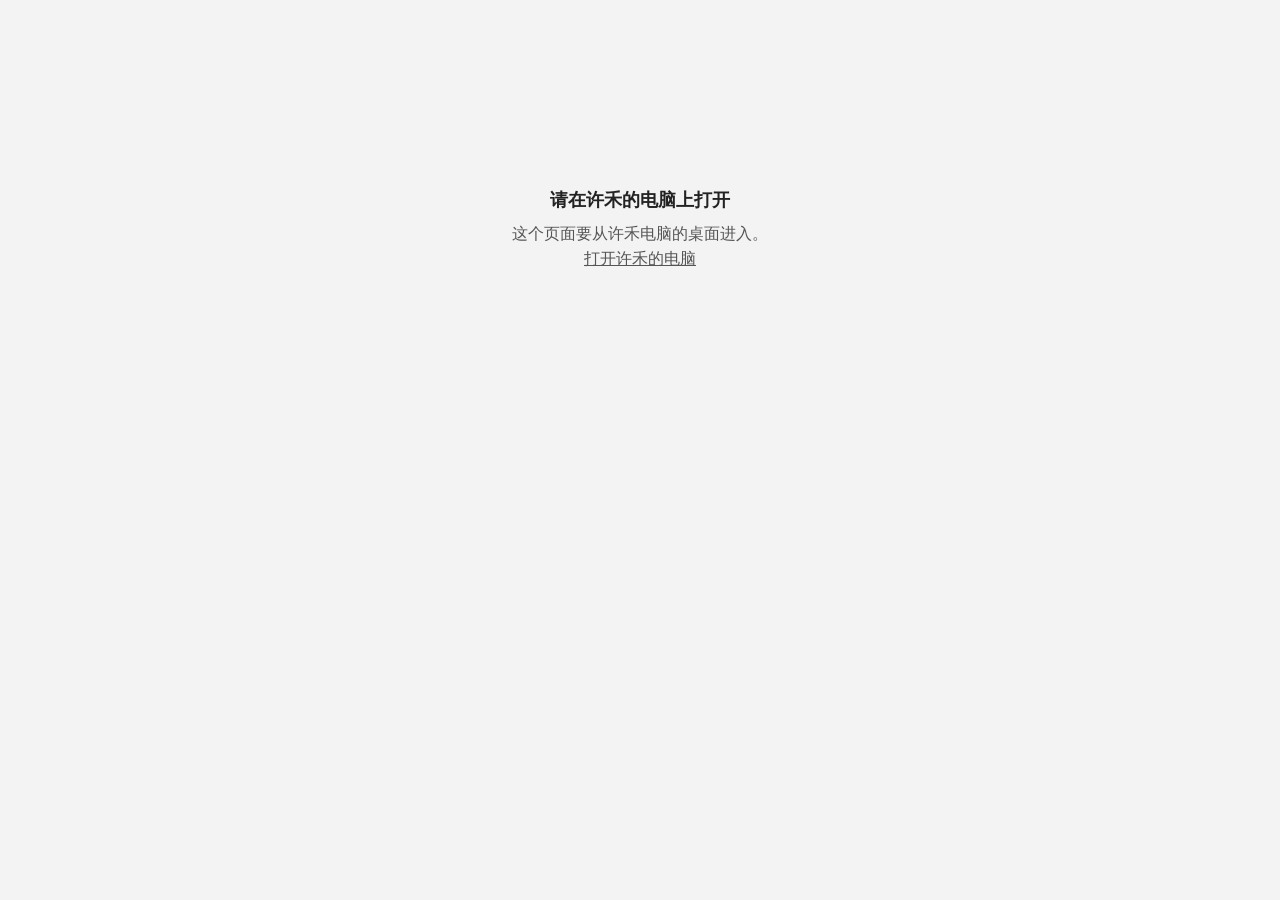
<file: notes.html>
<!doctype html>
<html lang="zh-CN">
<head>
<meta charset="utf-8">
<meta name="viewport" content="width=device-width, initial-scale=1">
<title>记事本</title>
<link rel="stylesheet" href="css/style.css">
<link rel="stylesheet" href="css/os.css">
</head>
<body class="app-body" data-app="notes">
<div id="app"></div>
<script src="js/core.js"></script>
<script src="js/data.js"></script>
<script src="js/data2.js"></script>
<script src="js/data3.js"></script>
<script src="js/data4.js"></script>
<script src="js/pagesvg.js"></script>
<script src="js/apps.js"></script>
</body>
</html>
</file>
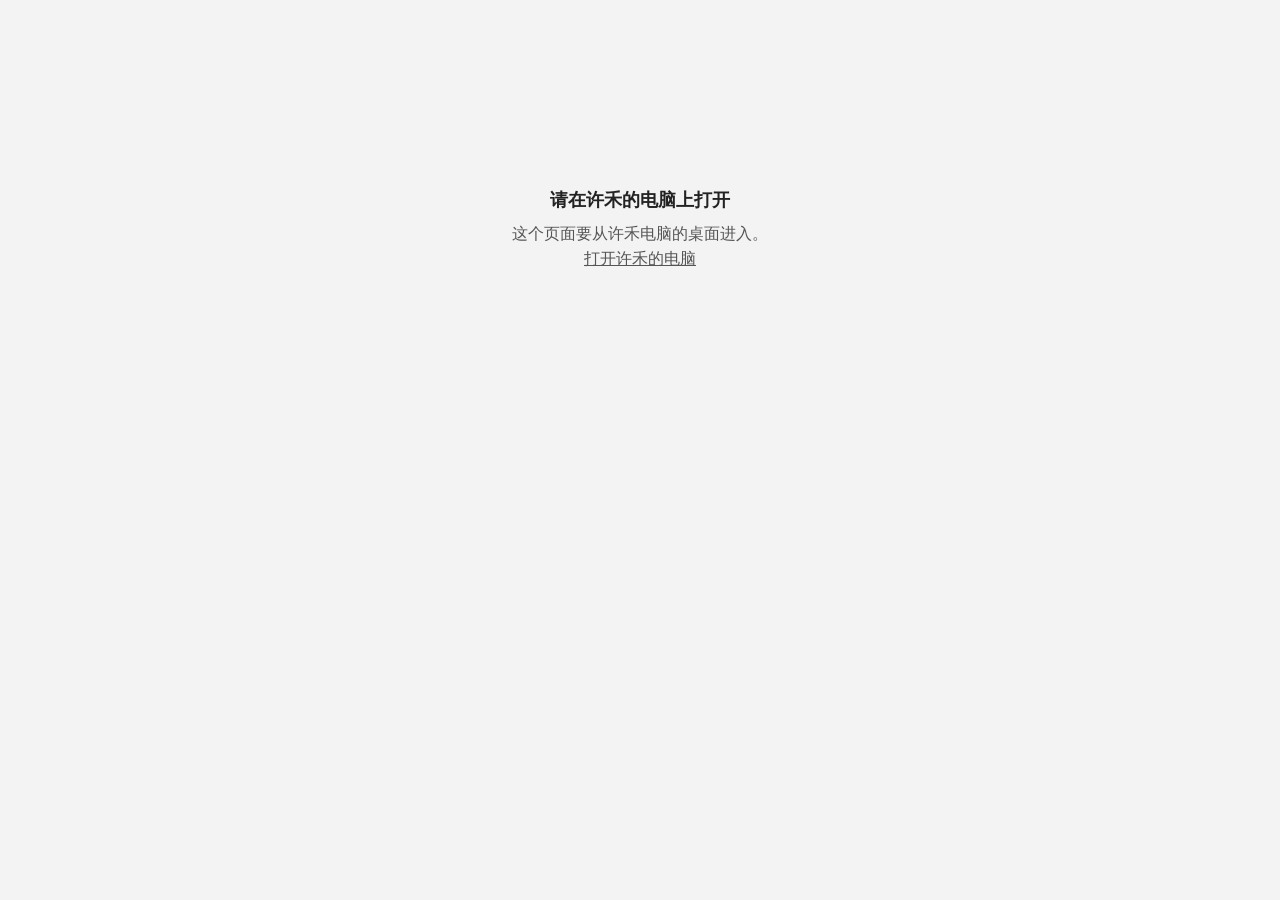
<file: photo.html>
<!doctype html>
<html lang="zh-CN">
<head>
<meta charset="utf-8">
<meta name="viewport" content="width=device-width, initial-scale=1">
<title>照片</title>
<link rel="stylesheet" href="css/style.css">
<link rel="stylesheet" href="css/os.css">
</head>
<body class="app-body" data-app="photo">
<div id="app"></div>
<script src="js/core.js"></script>
<script src="js/data.js"></script>
<script src="js/data2.js"></script>
<script src="js/data3.js"></script>
<script src="js/data4.js"></script>
<script src="js/pagesvg.js"></script>
<script src="js/apps.js"></script>
</body>
</html>
</file>
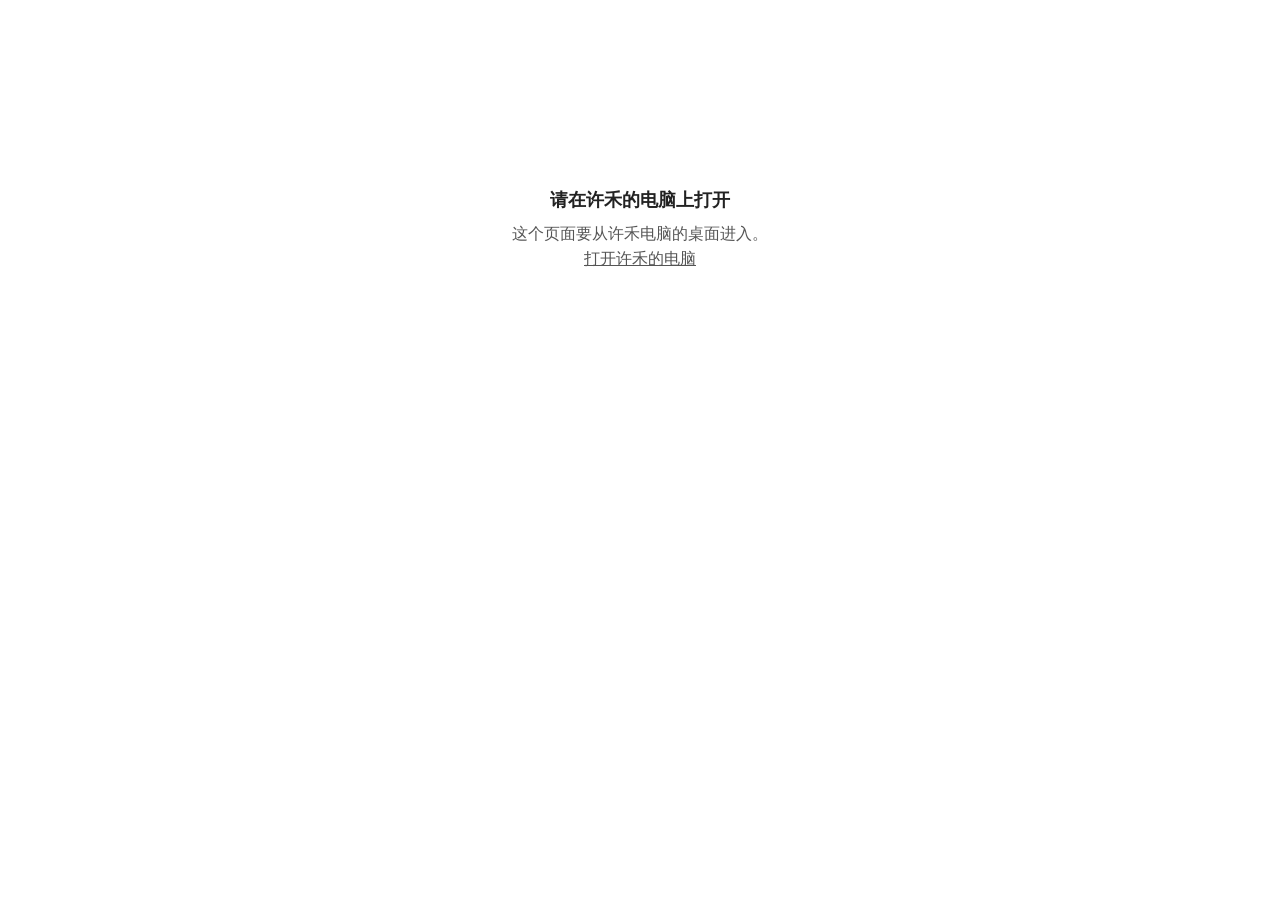
<file: qc.html>
<!doctype html>
<html lang="zh-CN">
<head>
<meta charset="utf-8">
<meta name="viewport" content="width=device-width, initial-scale=1">
<title>文渊档案数字化加工管理系统</title>
<link rel="stylesheet" href="css/style.css">
<link rel="stylesheet" href="css/os.css">
</head>
<body class="browser-body">
<div id="app"></div>
<script src="js/core.js"></script>
<script src="js/data.js"></script>
<script src="js/data2.js"></script>
<script src="js/data3.js"></script>
<script src="js/data4.js"></script>
<script src="js/pagesvg.js"></script>
<script src="js/qc.js"></script>
</body>
</html>
</file>
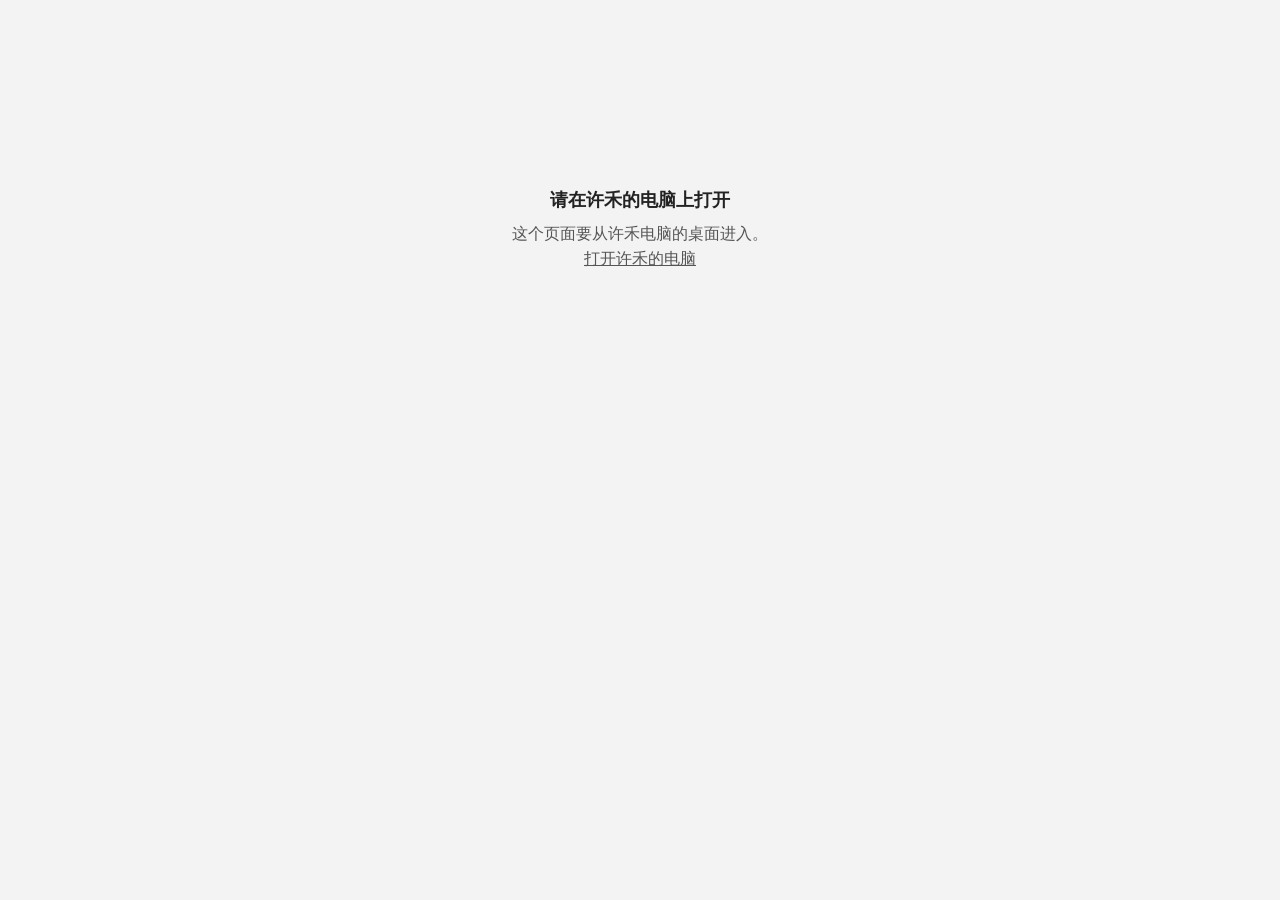
<file: qq.html>
<!doctype html>
<html lang="zh-CN">
<head>
<meta charset="utf-8">
<meta name="viewport" content="width=device-width, initial-scale=1">
<title>QQ</title>
<link rel="stylesheet" href="css/style.css">
<link rel="stylesheet" href="css/os.css">
</head>
<body class="app-body" data-app="qq">
<div id="app"></div>
<script src="js/core.js"></script>
<script src="js/data.js"></script>
<script src="js/data2.js"></script>
<script src="js/data3.js"></script>
<script src="js/data4.js"></script>
<script src="js/pagesvg.js"></script>
<script src="js/apps.js"></script>
</body>
</html>
</file>
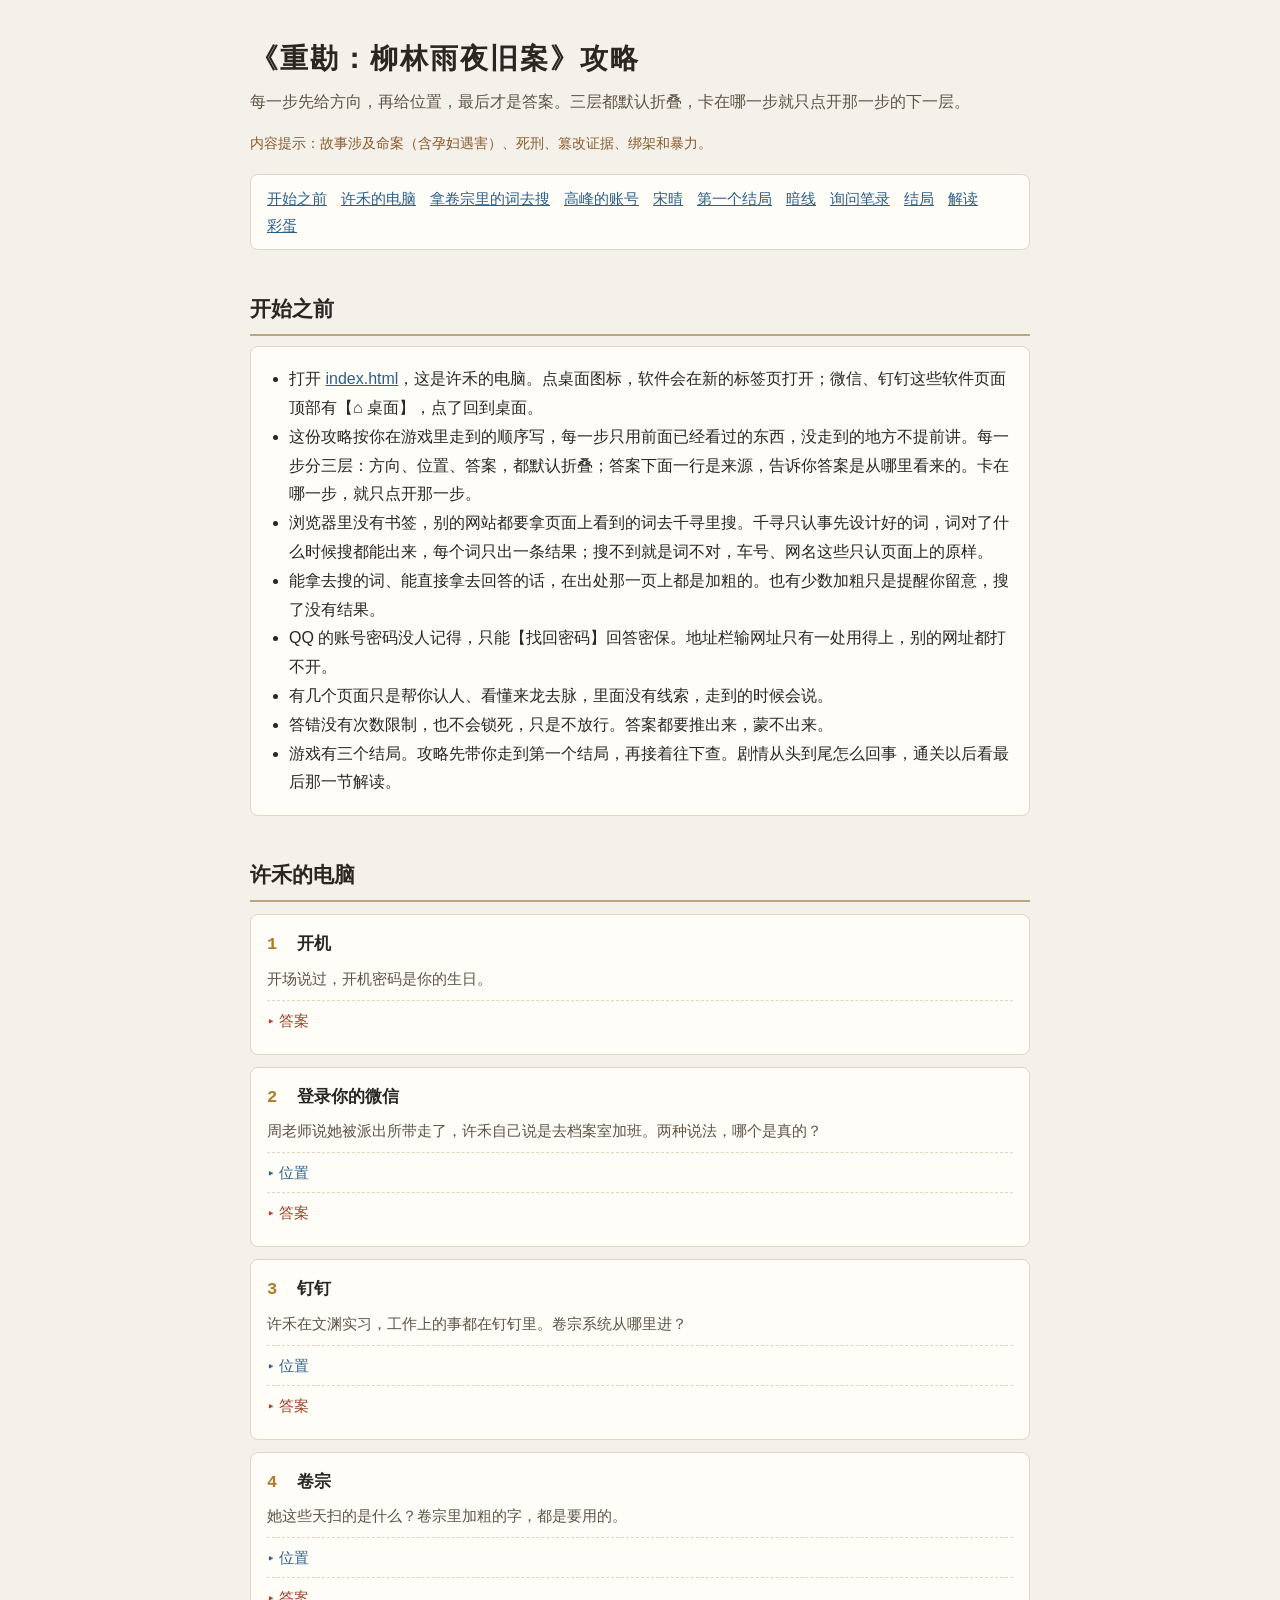
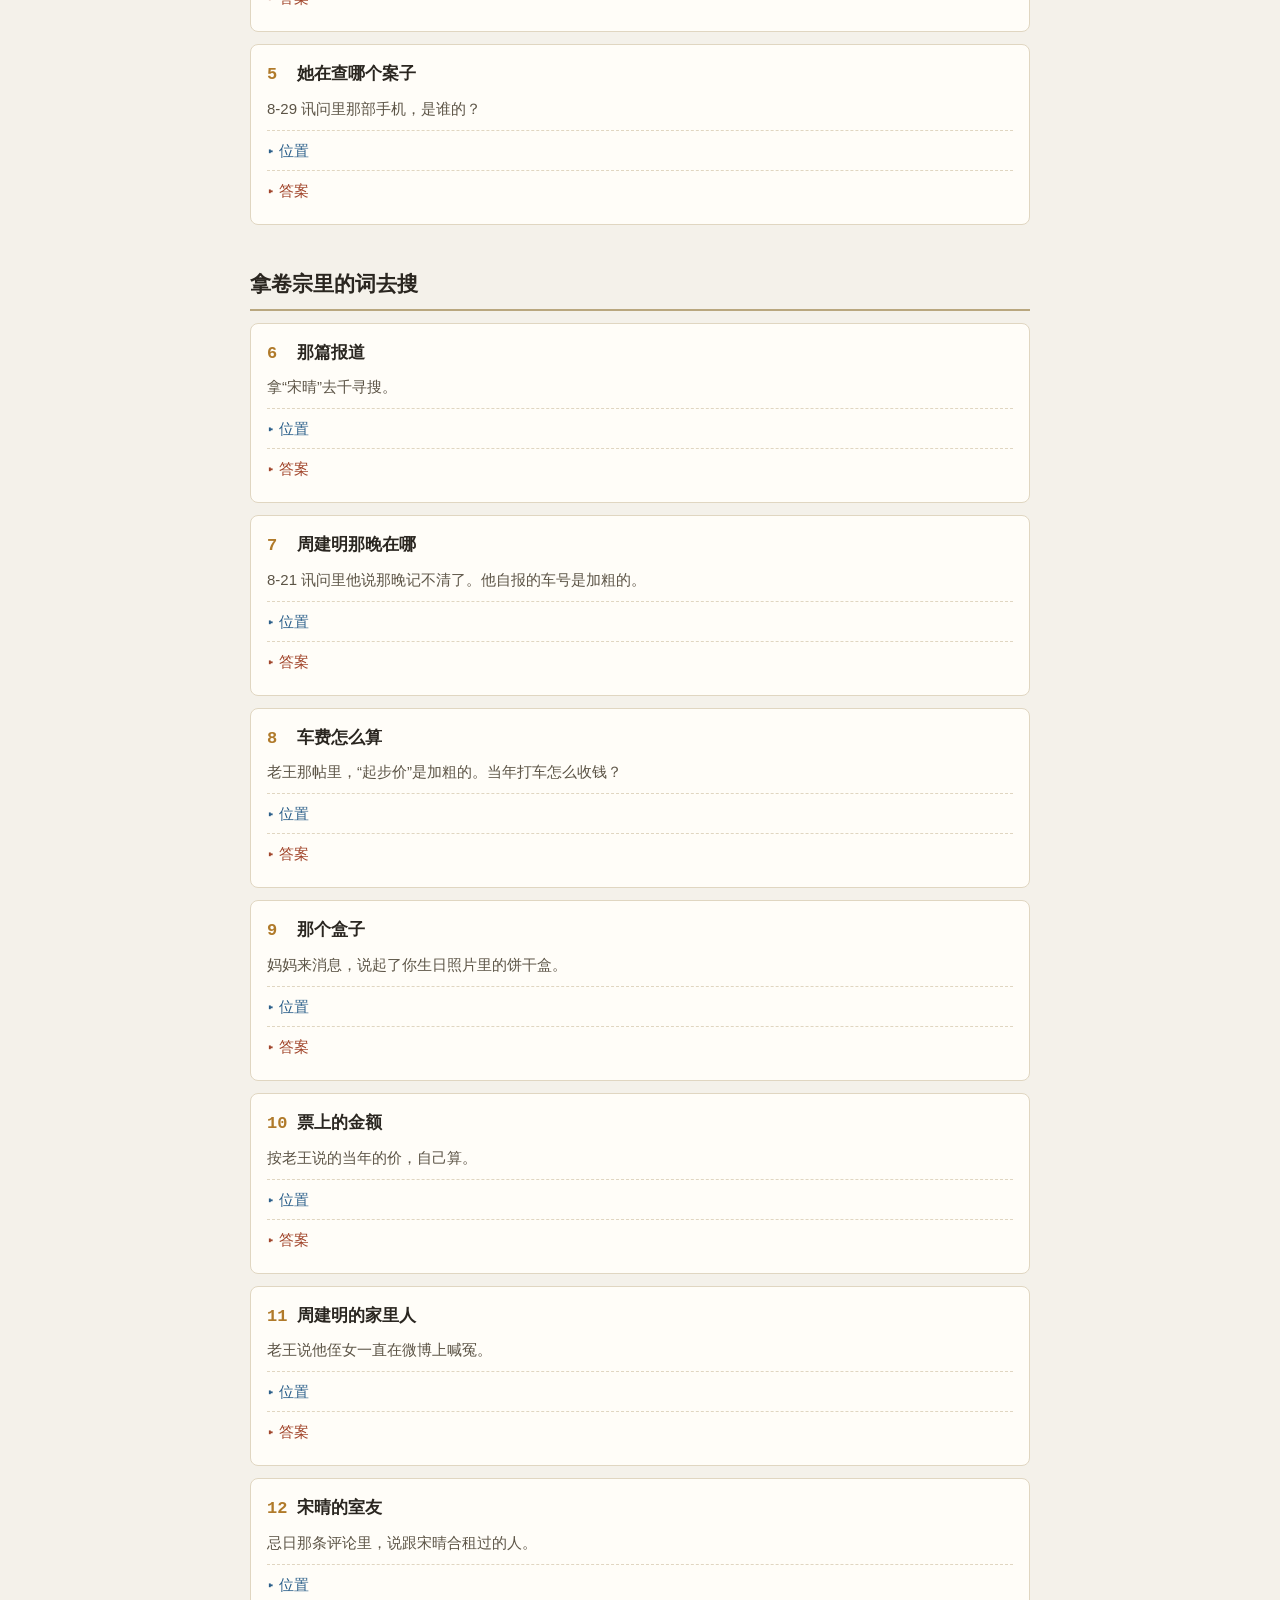
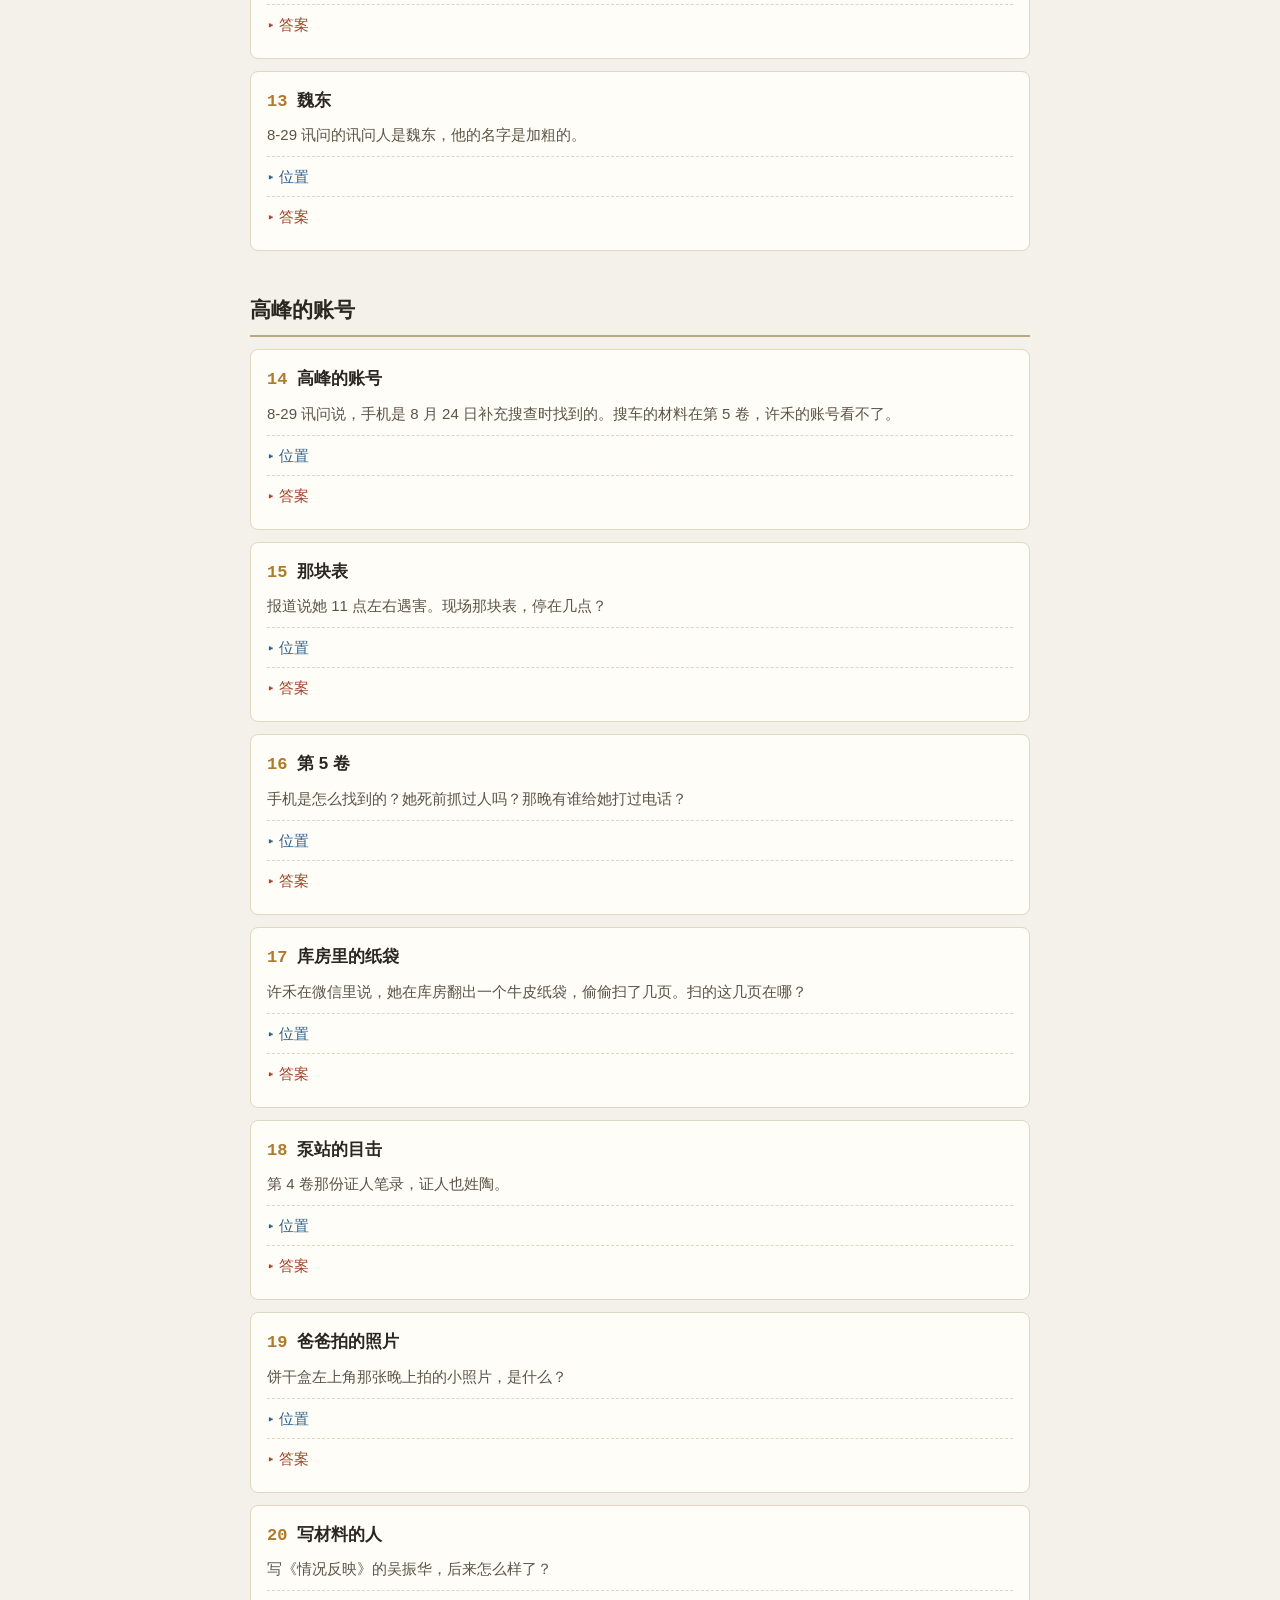
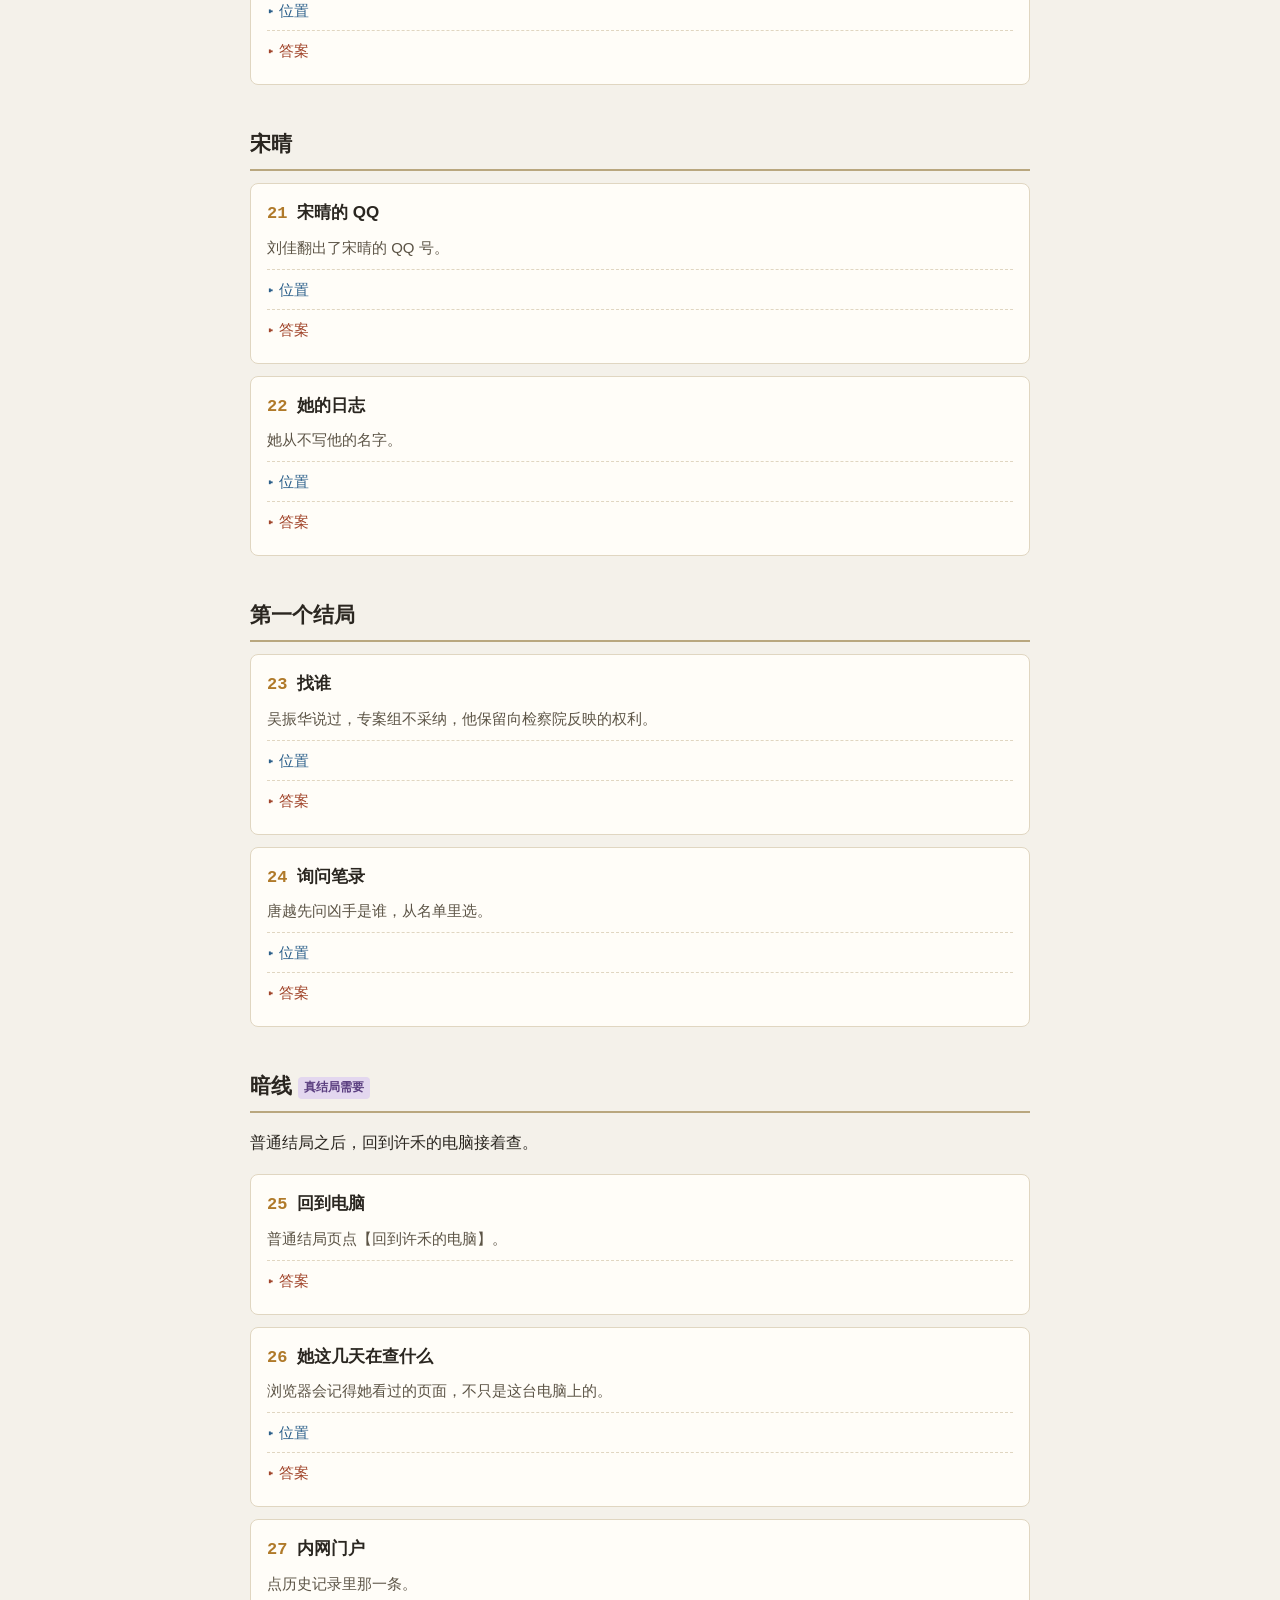
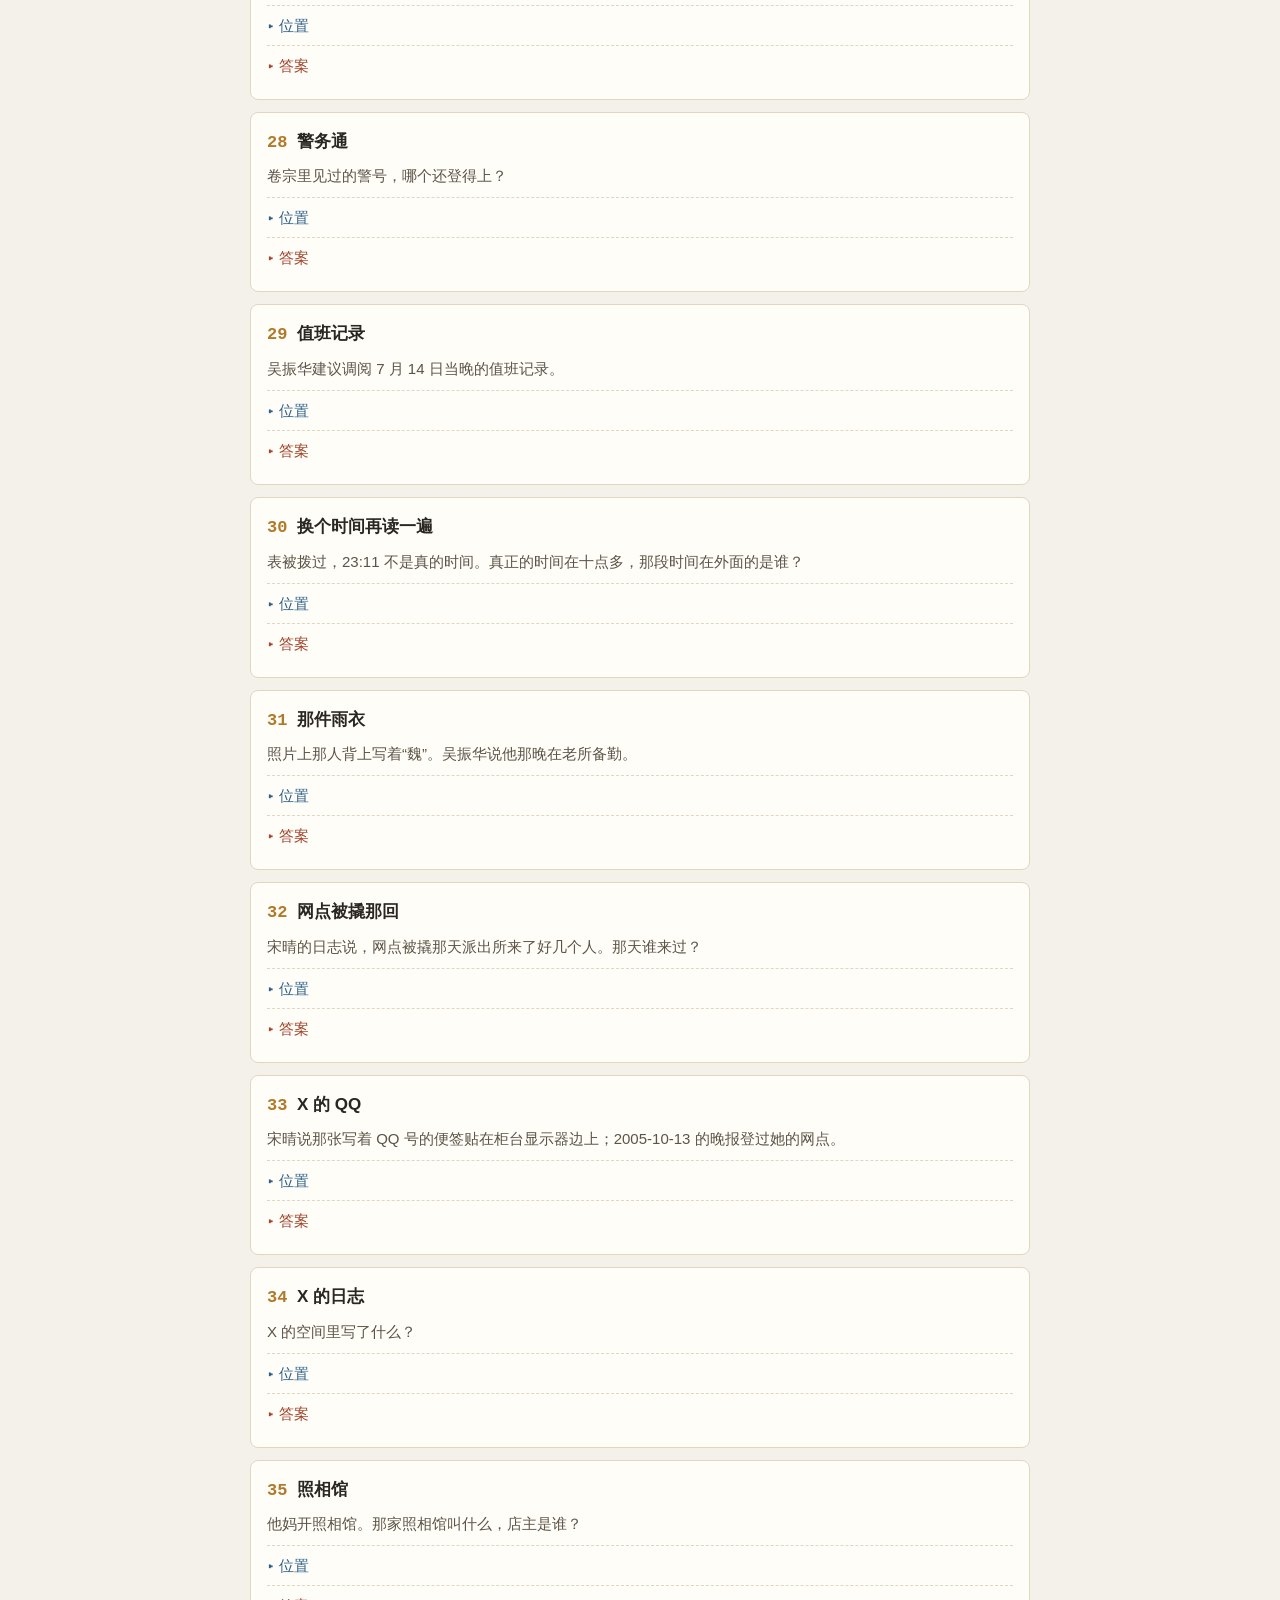
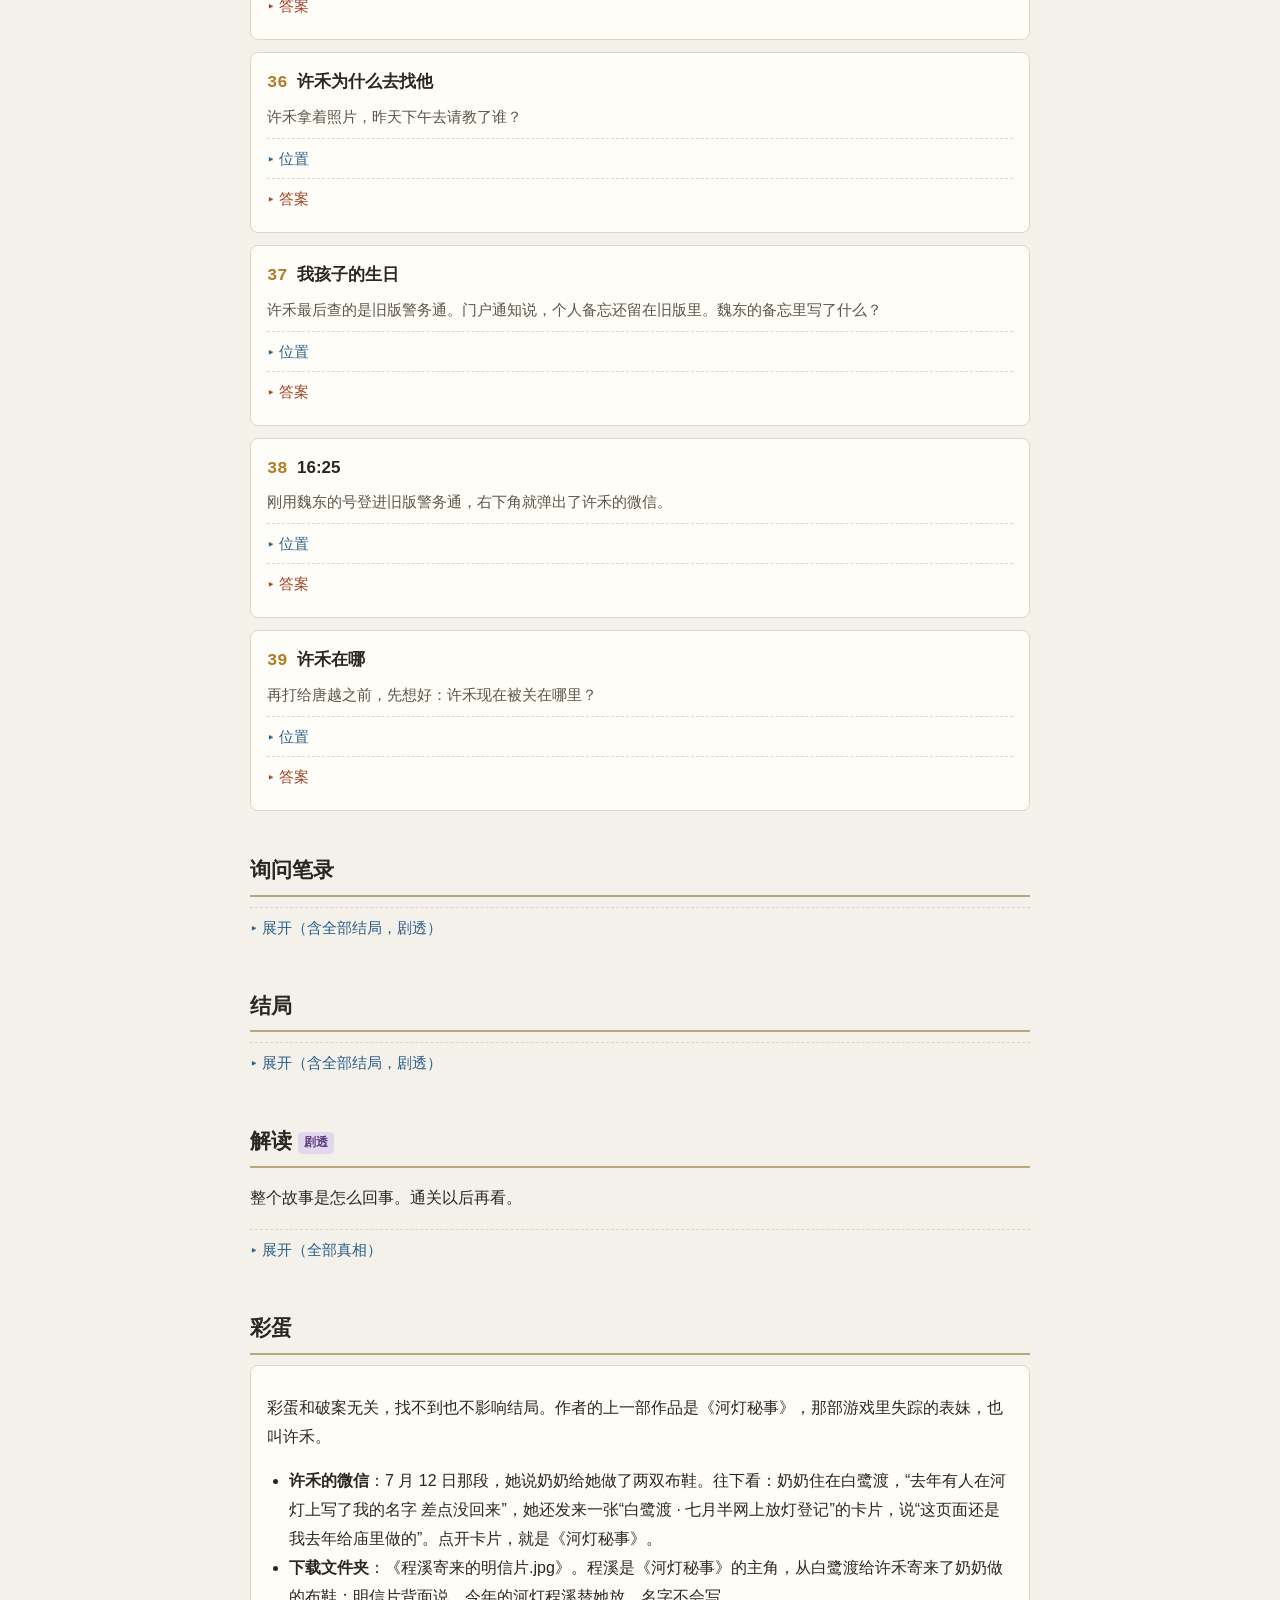
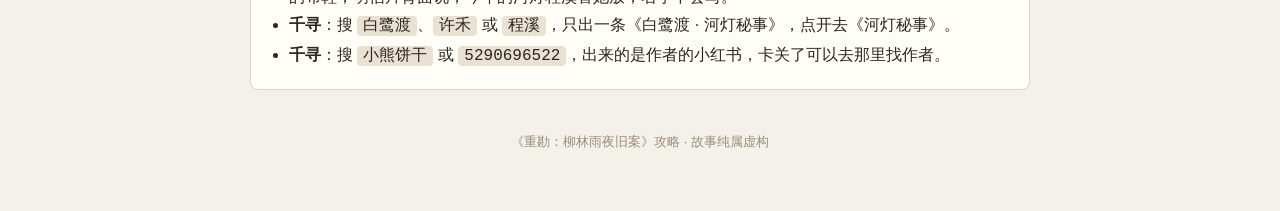
<file: walkthrough.html>
<!doctype html>
<html lang="zh-CN">
<head>
<meta charset="utf-8">
<meta name="robots" content="noindex">
<meta name="viewport" content="width=device-width, initial-scale=1">
<title>柳林旧案 · 攻略</title>
<style>
body { margin: 0; background: #f4f1ea; color: #2a2620; font: 16px/1.8 "Microsoft YaHei", "PingFang SC", sans-serif; }
.wrap { max-width: 780px; margin: 0 auto; padding: 24px 18px 60px; }
h1 { font-size: 28px; margin: 10px 0 4px; letter-spacing: 2px; }
h2 { font-size: 21px; margin: 40px 0 10px; padding-bottom: 6px; border-bottom: 2px solid #b9a77f; }
h3 { font-size: 17px; margin: 0 0 4px; }
a { color: #2b5f8a; }
code { background: #e9e2d2; border-radius: 4px; padding: 1px 6px; font-family: Consolas, "Microsoft YaHei", monospace; }
.lead { color: #5c5446; margin: 4px 0; }
.cw { font-size: 14px; color: #8a5a2b; }
.toc { background: #fffdf8; border: 1px solid #e0d6c1; border-radius: 8px; padding: 10px 16px; margin: 18px 0; font-size: 15px; }
.toc a { margin-right: 14px; white-space: nowrap; }
.step { background: #fffdf8; border: 1px solid #e0d6c1; border-radius: 8px; padding: 14px 16px; margin: 12px 0; }
.step .no { display: inline-block; min-width: 30px; color: #b07a2a; font-family: Consolas, monospace; }
.goal { margin: 0 0 8px; color: #5c5446; font-size: 15px; }
details { border-top: 1px dashed #e0d6c1; padding: 6px 0; }
details > summary { cursor: pointer; color: #2b5f8a; font-size: 15px; list-style: none; }
details > summary::-webkit-details-marker { display: none; }
details > summary::before { content: '▸ '; }
details[open] > summary::before { content: '▾ '; }
details.ans > summary { color: #a1452b; }
details p, details li { margin: 6px 0; }
.box { background: #fffdf8; border: 1px solid #e0d6c1; border-radius: 8px; padding: 12px 16px; }
.box ul, .box ol { padding-left: 22px; margin: 6px 0; }
.tag { display: inline-block; font-size: 12px; background: #e3d7ef; color: #5b3f80; border-radius: 4px; padding: 0 6px; margin-left: 6px; vertical-align: 2px; }
footer { margin-top: 40px; text-align: center; color: #9a8f7a; font-size: 13px; }
@media (max-width: 600px) { body { font-size: 15px; } h1 { font-size: 24px; } }
.kwt{border-collapse:collapse;margin:8px 0 10px;font-size:14px;width:100%}.kwt th,.kwt td{border:1px solid #d9d4c7;padding:5px 8px;text-align:left;vertical-align:top}.kwt th{background:#f3efe4;font-weight:600}
.ans .src{margin-top:6px;color:#8a8478;font-size:13px}.ans .src::before{content:"来源　";color:#b0a48c}.jd h4{margin:16px 0 6px;font-size:15px}.jd p{margin:0 0 8px}
</style>
</head>
<body>
<div class="wrap">
<h1>《重勘：柳林雨夜旧案》攻略</h1>
<p class="lead">每一步先给方向，再给位置，最后才是答案。三层都默认折叠，卡在哪一步就只点开那一步的下一层。</p>
<p class="cw">内容提示：故事涉及命案（含孕妇遇害）、死刑、篡改证据、绑架和暴力。</p>
<div class="toc"><a href="#before">开始之前</a><a href="#a1">许禾的电脑</a><a href="#a2">拿卷宗里的词去搜</a><a href="#a3">高峰的账号</a><a href="#a4">宋晴</a><a href="#a5">第一个结局</a><a href="#a6">暗线</a><a href="#qa">询问笔录</a><a href="#end">结局</a><a href="#jd">解读</a><a href="#egg">彩蛋</a></div>

<h2 id="before">开始之前</h2>
<div class="box"><ul><li>打开 <a href="index.html">index.html</a>，这是许禾的电脑。点桌面图标，软件会在新的标签页打开；微信、钉钉这些软件页面顶部有【⌂ 桌面】，点了回到桌面。</li><li>这份攻略按你在游戏里走到的顺序写，每一步只用前面已经看过的东西，没走到的地方不提前讲。每一步分三层：方向、位置、答案，都默认折叠；答案下面一行是来源，告诉你答案是从哪里看来的。卡在哪一步，就只点开那一步。</li><li>浏览器里没有书签，别的网站都要拿页面上看到的词去千寻里搜。千寻只认事先设计好的词，词对了什么时候搜都能出来，每个词只出一条结果；搜不到就是词不对，车号、网名这些只认页面上的原样。</li><li>能拿去搜的词、能直接拿去回答的话，在出处那一页上都是加粗的。也有少数加粗只是提醒你留意，搜了没有结果。</li><li>QQ 的账号密码没人记得，只能【找回密码】回答密保。地址栏输网址只有一处用得上，别的网址都打不开。</li><li>有几个页面只是帮你认人、看懂来龙去脉，里面没有线索，走到的时候会说。</li><li>答错没有次数限制，也不会锁死，只是不放行。答案都要推出来，蒙不出来。</li><li>游戏有三个结局。攻略先带你走到第一个结局，再接着往下查。剧情从头到尾怎么回事，通关以后看最后那一节解读。</li></ul></div>

<h2 id="a1">许禾的电脑</h2>
<div class="step"><h3><span class="no">1</span>开机</h3><p class="goal">开场说过，开机密码是你的生日。</p><details class="ans"><summary>答案</summary><p>输入 <code>0714</code>。</p><p class="src">开场介绍。你的生日是 7 月 14 日。</p></details></div>
<div class="step"><h3><span class="no">2</span>登录你的微信</h3><p class="goal">周老师说她被派出所带走了，许禾自己说是去档案室加班。两种说法，哪个是真的？</p><details><summary>位置</summary><p>桌面打开【微信】：许禾的微信已经在手机上退出了，登不进去。点【切换账号】，再点【点击进入陶雨的微信】，进的是你自己的微信，先落在周老师的会话。</p></details><details class="ans"><summary>答案</summary><p>现在还分不出来。先把周老师说的来电号码记下来：0671-8331 4072。</p><p class="src">周老师的会话：派出所来电说许禾“被带走协助调查了”；许禾的会话：昨天 17:06 她说“晚上我去档案室一趟，加会儿班。”</p></details></div>
<div class="step"><h3><span class="no">3</span>钉钉</h3><p class="goal">许禾在文渊实习，工作上的事都在钉钉里。卷宗系统从哪里进？</p><details><summary>位置</summary><p>桌面打开【钉钉】，是许禾的工作号，一直登着，默认打开项目组群。</p></details><details class="ans"><summary>答案</summary><p>项目组群顶上置顶公告里的【文渊加工管理系统 ›】。</p><p class="src">钉钉项目组群的置顶公告。左边还有高峰、林建平两个私聊，点名字能看名片，后面会回来找。</p></details></div>
<div class="step"><h3><span class="no">4</span>卷宗</h3><p class="goal">她这些天扫的是什么？卷宗里加粗的字，都是要用的。</p><details><summary>位置</summary><p>点【文渊加工管理系统 ›】先到登录页；登录页底下是 Microsoft Edge 记住的工号，点【WY0907　许禾】，进左边【我的任务】里的第 4 卷。卷内目录开放三份，每份都要点开读，打开目录不等于读过。</p></details><details class="ans"><summary>答案</summary><table class="kwt"><tr><th>哪一份</th><th>加粗的字</th><th>怎么用</th></tr><tr><td>周建明讯问笔录（8-21）</td><td>澜A·T0716</td><td>拿去千寻搜（搜 T0716 也行）</td></tr><tr><td rowspan="3">周建明讯问笔录（8-29）</td><td>宋晴</td><td>拿去千寻搜</td></tr><tr><td>魏东</td><td>拿去千寻搜</td></tr><tr><td>警号 012013</td><td>不用搜，先记着</td></tr><tr><td>证人陶勇军询问笔录</td><td>十点多倒是过去一个人</td><td>不用搜，是一句回答，先记着</td></tr></table><p class="src">第 4 卷三份笔录里的加粗字。</p></details></div>
<div class="step"><h3><span class="no">5</span>她在查哪个案子</h3><p class="goal">8-29 讯问里那部手机，是谁的？</p><details><summary>位置</summary><p>第 4 卷 8-29 讯问。</p></details><details class="ans"><summary>答案</summary><p>宋晴的。第四起：2006 年 7 月 14 日夜里，宋晴死在柳林江堤，正是你出生的那晚。</p><p class="src">第 4 卷周建明讯问笔录（8-29）。</p></details></div>
<h2 id="a2">拿卷宗里的词去搜</h2>
<div class="step"><h3><span class="no">6</span>那篇报道</h3><p class="goal">拿“宋晴”去千寻搜。</p><details><summary>位置</summary><p>桌面打开【Microsoft Edge】，就是千寻搜索。</p></details><details class="ans"><summary>答案</summary><p>搜 <code>宋晴</code>，出晚报《柳林江堤又一女子遇害》（2006-07-16）：警方初步推断，遇害时间在 14 日晚 11 时左右。报道最底下有【数字报 · 过刊检索（2005—2015）】的入口，现在还用不上。</p><p class="src">第 4 卷 8-29 讯问里加粗的“宋晴”（第 4 步）。</p></details></div>
<div class="step"><h3><span class="no">7</span>周建明那晚在哪</h3><p class="goal">8-21 讯问里他说那晚记不清了。他自报的车号是加粗的。</p><details><summary>位置</summary><p>千寻搜车号；搜周建明的名字什么也搜不到。</p></details><details class="ans"><summary>答案</summary><p>搜 <code>T0716</code>（或 <code>0716</code>），出柳林论坛《江堤案的抓到了！是开出租的》：的哥老王说，14 号那晚老周“拉了个要生的去县里”。这帖里还有两处加粗：第 7 楼的“起步价”，第 18 楼周建明侄女的网名“柳林小燕”。</p><p class="src">第 4 卷 8-21 讯问里加粗的车号澜A·T0716（第 4 步）。</p></details></div>
<div class="step"><h3><span class="no">8</span>车费怎么算</h3><p class="goal">老王那帖里，“起步价”是加粗的。当年打车怎么收钱？</p><details><summary>位置</summary><p>千寻搜 <code>起步价</code>（或 <code>车费</code>、<code>计价</code>）。</p></details><details class="ans"><summary>答案</summary><p>柳林论坛《问一下，出租车票上打的时间准不准？》第 8 楼：8 块管 3 公里，往后每公里 2 块，再加 1 块燃油附加；晚上十点以后上车的，整单加两成；车费按块四舍五入。看完这帖，右下角会弹出妈妈的微信。</p><p class="src">老王那帖第 7 楼加粗的“起步价”（第 7 步）；计价规则是计价帖第 8 楼老王那句加粗的话。</p></details></div>
<div class="step"><h3><span class="no">9</span>那个盒子</h3><p class="goal">妈妈来消息，说起了你生日照片里的饼干盒。</p><details><summary>位置</summary><p>点开和妈妈的对话，顺着问“对了妈，我出生那天晚上的事，你再跟我说说？”（点输入框就能选）。</p></details><details class="ans"><summary>答案</summary><p>妈妈拍来饼干盒的照片，红包底下压着一张出租车票：车号澜A·T0716，2006-07-14，上车 21:26，下车 22:13，里程 41.6km，金额被水渍洇了。她问你票上的钱是多少。</p><p class="src">妈妈的微信和她发来的照片（点开能放大）。车号和周建明自报的一样（第 4 步）。</p></details></div>
<div class="step"><h3><span class="no">10</span>票上的金额</h3><p class="goal">按老王说的当年的价，自己算。</p><details><summary>位置</summary><p>和妈妈的对话，这时输入框可以直接打字。</p></details><details class="ans"><summary>答案</summary><code>86</code>。8 + (41.6 − 3) × 2 + 1 = 86.2，四舍五入是 86 元；21:26 上车，不到十点，不加两成。<p class="src">计价规则（第 8 步）；车票上的里程和上车时间（第 9 步）。</p></details></div>
<div class="step"><h3><span class="no">11</span>周建明的家里人</h3><p class="goal">老王说他侄女一直在微博上喊冤。</p><details><summary>位置</summary><p>千寻搜她的网名；户籍上的真名搜不到。</p></details><details class="ans"><summary>答案</summary><p>搜 <code>柳林小燕</code>，出周小燕的微博：大伯前三起都认了，第四起说什么都不认；他那本营运日志还回来时，少了十四号那一页。大伯忌日那条底下，有个自称宋晴同事、当年跟她合租的人留了评论。</p><p class="src">老王那帖第 18 楼加粗的网名（第 7 步）。</p></details></div>
<div class="step"><h3><span class="no">12</span>宋晴的室友</h3><p class="goal">忌日那条评论里，说跟宋晴合租过的人。</p><details><summary>位置</summary><p>点评论里她的名字：刘佳。</p></details><details class="ans"><summary>答案</summary><p>刘佳的微博：出事那晚快十点，宋晴的手机来电，屏幕上就俩字：所里。4 月 3 日那条里，她翻出了宋晴的 QQ 号 7742156，号码是加粗的。</p><p class="src">周小燕微博忌日那条的评论（第 11 步）。</p></details></div>
<div class="step"><h3><span class="no">13</span>魏东</h3><p class="goal">8-29 讯问的讯问人是魏东，他的名字是加粗的。</p><details><summary>位置</summary><p>千寻搜 <code>魏东</code>（或 <code>魏局</code>）。</p></details><details class="ans"><summary>答案</summary><p>柳林论坛《咱柳林出去的魏所长，提常务副局长了》：魏东当过柳林派出所所长，2006 年秋天升了市局常务副局长，2016 年退休。帖里链到的《晒家风》只是帮你认人。</p><p class="src">第 4 卷 8-29 讯问里加粗的“魏东”（第 4 步）。</p></details></div>
<h2 id="a3">高峰的账号</h2>
<div class="step"><h3><span class="no">14</span>高峰的账号</h3><p class="goal">8-29 讯问说，手机是 8 月 24 日补充搜查时找到的。搜车的材料在第 5 卷，许禾的账号看不了。</p><details><summary>位置</summary><p>加工系统右上角点自己的名字 →【切换账号】，回到登录页，手输高峰的工号和密码。密码输错一次，登录页会多一行密码提示：闺女生日。</p></details><details class="ans"><summary>答案</summary><p>工号 <code>WY0103</code>，密码 <code>20191106</code>。登录后点左边的【限制查阅卷】：第 3 卷开放两份，第 5 卷开放三份，每份都点开读。</p><p class="src">工号：桌面《项目须知.pdf》“人员与分工”里的“高峰（WY0103）”。密码：钉钉里高峰的名片“糖糖她爸 · 2019.11.6 起持证上岗”，当上爸爸那天就是闺女的生日。</p></details></div>
<div class="step"><h3><span class="no">15</span>那块表</h3><p class="goal">报道说她 11 点左右遇害。现场那块表，停在几点？</p><details><summary>位置</summary><p>第 3 卷《第四起现场勘验笔录（宋晴，附照片 7）》，照片 7 附在最后。</p></details><details class="ans"><summary>答案</summary><p>表停在 11 时 11 分，卷宗按当晚记作 23:11。可表冠是拔出来、弯掉的，时间经现场指挥魏东“核对”：指针拨得动，23:11 靠不住。死者左脚的鞋不见了。</p><p class="src">第 3 卷第四起现场勘验笔录、照片 7。同卷《第三起勘验、尸检（曹敏）》的勘验人一栏有林建平、李卫的警号，先记着。</p></details></div>
<div class="step"><h3><span class="no">16</span>第 5 卷</h3><p class="goal">手机是怎么找到的？她死前抓过人吗？那晚有谁给她打过电话？</p><details><summary>位置</summary><p>第 5 卷三份：《搜查笔录（周建明住处、车辆）》《物证清单》《宋晴手机通话记录》。</p></details><details class="ans"><summary>答案</summary><ul><li>手机：第一次搜车没拆副驾驶座，三天后补查才在座位底下翻出来，提取人是魏东。</li><li>指甲：现场指挥说搬尸体时被死者指甲划到；送检 Y 染色体，检出与现场指挥同一父系，不作为证据使用。</li><li>电话：21:48 有个号码打进来（139****2581，预付费卡），由魏东负责追查，查无结果；22:06 她的手机最后一次出现在江堤。</li><li>加粗的有三处：搜查证上的“吴振华”，物证清单里宋晴的柜员号 0219，通话记录上宋晴的号码 13578246201。</li></ul><p class="src">第 5 卷搜查笔录、物证清单、宋晴手机通话记录。</p></details></div>
<div class="step"><h3><span class="no">17</span>库房里的纸袋</h3><p class="goal">许禾在微信里说，她在库房翻出一个牛皮纸袋，偷偷扫了几页。扫的这几页在哪？</p><details><summary>位置</summary><p>桌面【下载】文件夹里的散件扫描.zip，双击要密码，压缩包注释只有四个字：宋晴电话。</p></details><details class="ans"><summary>答案</summary><p>密码 <code>13578246201</code>（中间带空格、横线也行）。打开是吴振华写给专案组的《情况反映》：他建议调阅 7 月 14 日当晚的值班记录；末尾说专案组不采纳，他保留向检察院反映的权利，检察院是加粗的。</p><p class="src">宋晴的号码在第 5 卷通话记录上（第 16 步）。</p></details></div>
<div class="step"><h3><span class="no">18</span>泵站的目击</h3><p class="goal">第 4 卷那份证人笔录，证人也姓陶。</p><details><summary>位置</summary><p>车费答对了、又读过陶勇军的询问笔录，妈妈会自己发来微信，说那年秋天泵站来过警察，问你爸那天晚上的事。回她“妈，我在档案里看到爸那天晚上的笔录了。”，她问你爸跟他们说了什么。</p></details><details class="ans"><summary>答案</summary><p>比如 <code>他说十点多门口过去一个人</code>，说到十点就算对。陶勇军就是你爸。</p><p class="src">第 4 卷陶勇军询问笔录里加粗的那句（第 4 步）。</p></details></div>
<div class="step"><h3><span class="no">19</span>爸爸拍的照片</h3><p class="goal">饼干盒左上角那张晚上拍的小照片，是什么？</p><details><summary>位置</summary><p>不用问。上一步那一问答完、又解开过散件（第 17 步），妈妈会自己发来微信，接着讲，还会发来照片。</p></details><details class="ans"><summary>答案</summary><p>你爸在泵站值班时拍的水位照片，右下角印着 '06 7 14 22:19：泵站门口走过一个穿雨衣的人，背上白漆写着“魏”，左手勾着一只白鞋。</p><p class="src">妈妈发来的照片（点开放大）。宋晴少的正是左脚那只鞋（第 15 步）。</p></details></div>
<div class="step"><h3><span class="no">20</span>写材料的人</h3><p class="goal">写《情况反映》的吴振华，后来怎么样了？</p><details><summary>位置</summary><p>千寻搜他的名字。</p></details><details class="ans"><summary>答案</summary><p>搜 <code>吴振华</code>，出清溪老吴的微博：那晚他在老所备勤，十一点多有人说要去江堤巡一趟，回来裤腿上全是江堤顶上的黄泥。他写过材料，没人要。</p><p class="src">第 5 卷搜查证上加粗的“吴振华”（第 16 步）。</p></details></div>
<h2 id="a4">宋晴</h2>
<div class="step"><h3><span class="no">21</span>宋晴的 QQ</h3><p class="goal">刘佳翻出了宋晴的 QQ 号。</p><details><summary>位置</summary><p>桌面【QQ】，登录框底下点【找回密码】，输 QQ 号，答密保问题“我的柜员号是多少？”。</p></details><details class="ans"><summary>答案</summary><p>QQ 号 <code>7742156</code>，密保 <code>0219</code>。登录后点面板底下的【★ QQ 空间】。</p><p class="src">QQ 号：刘佳的微博（第 12 步）。柜员号：第 5 卷物证清单里她的工作牌（第 16 步）。</p></details></div>
<div class="step"><h3><span class="no">22</span>她的日志</h3><p class="goal">她从不写他的名字。</p><details><summary>位置</summary><p>QQ 空间首页只显示最近三篇，全文都在【日志】里。</p></details><details class="ans"><summary>答案</summary><ul><li>她的“他”就是 QQ 好友里那个 X：所里的人，家里的事很复杂，“秋天他的事就定下来了”。</li><li>7 月 13 日：“他说明晚九点多给我打电话。他不来，我就去他单位闹”。</li><li>网点被撬那回（2005-07-28），一个民警后来在她的便签上写了个 QQ 号，她“顺手贴在了柜台的显示器边上”。</li><li>《上报纸了》：2005-10-13 的晚报登了她的网点。</li></ul><p class="src">宋晴 QQ 空间的【日志】。</p></details></div>
<h2 id="a5">第一个结局</h2>
<div class="step"><h3><span class="no">23</span>找谁</h3><p class="goal">吴振华说过，专案组不采纳，他保留向检察院反映的权利。</p><details><summary>位置</summary><p>千寻搜 <code>检察院</code>，浏览器里只显示一张公众号名片：澜江检察，微信号 ljjc12309。回到微信，点会话列表上面的【＋】或搜索框，添加公众号，搜 <code>澜江检察</code>，点【关注】。</p></details><details class="ans"><summary>答案</summary><p>点开过宋晴的日志、又解开过散件，澜江检察会推送《澜江检察 12309 检察服务中心》。在微信里点开，点文章底下的【用手机拨打】，接通省检察院的唐越，点【17:10 上检察院的车】。</p><p class="src">吴振华《情况反映》末尾加粗的“检察院”（第 17 步）；周小燕微博的评论里也有人说，材料往检察院递（第 11 步）。</p></details></div>
<div class="step"><h3><span class="no">24</span>询问笔录</h3><p class="goal">唐越先问凶手是谁，从名单里选。</p><details><summary>位置</summary><p>检察院的车上。</p></details><details class="ans"><summary>答案</summary><p>第 1 问选 <code>魏东</code>，她追问作案时间，写 <code>23:11</code>。签名后是普通结局《父爱如山》。结局之后还能接着查，看下一章。</p><p class="src">照片上的“魏”（第 19 步）；表停的时间、现场指挥魏东核对（第 15 步）；“所里”的来电由魏东追查（第 12、16 步）。</p></details></div>
<h2 id="a6">暗线<span class="tag">真结局需要</span></h2>
<p class="small">普通结局之后，回到许禾的电脑接着查。</p>
<div class="step"><h3><span class="no">25</span>回到电脑</h3><p class="goal">普通结局页点【回到许禾的电脑】。</p><details class="ans"><summary>答案</summary><p>唐越加了你的微信，转来 12309 那篇，有新发现随时可以再打。澜江检察推送了两篇文章：一篇讲浏览器历史记录里，从手机同步过来的“其他设备”的标签页；另一篇说旧系统的网址常常印在当年打印件的页眉页脚里，忘了密码可以按密保找回。</p><p class="src">回到桌面后弹出的微信：唐越的会话、澜江检察的推送。</p></details></div>
<div class="step"><h3><span class="no">26</span>她这几天在查什么</h3><p class="goal">浏览器会记得她看过的页面，不只是这台电脑上的。</p><details><summary>位置</summary><p>Edge 右上角【⋯】→【历史记录】；左边还有【其他设备的标签页】。</p></details><details class="ans"><summary>答案</summary><p>这台电脑上只有一条：7 月 20 日 19:02，澜城市公安局内网门户。【其他设备的标签页】里，许禾的手机 7 月 20 日 23:41 打开过旧版警务通 V2.1 的登录页，网址没同步。</p><p class="src">Edge 历史记录；看“其他设备”的方法在澜江检察那篇推送里（第 25 步）。</p></details></div>
<div class="step"><h3><span class="no">27</span>内网门户</h3><p class="goal">点历史记录里那一条。</p><details><summary>位置</summary><p>历史记录里的澜城市公安局内网门户。</p></details><details class="ans"><summary>答案</summary><p>门户首页的通知：旧版警务通的“个人备忘、草稿箱不在迁移范围”，要本人登录旧版自行导出。新闻：柳林派出所旧址 7 月底移交拆除。常用系统里有警务通和数字化档案（试运行），都要局内账号。顶栏的【机构沿革】和首页那篇 DNA 科普只是帮你看懂来龙去脉。</p><p class="src">门户首页的通知《关于旧版警务通历史数据迁移的通知》、新闻《柳林派出所旧址 7 月底移交拆除》。</p></details></div>
<div class="step"><h3><span class="no">28</span>警务通</h3><p class="goal">卷宗里见过的警号，哪个还登得上？</p><details><summary>位置</summary><p>门户常用系统里点【· 警务通】。登录页写着用户名是警号，初始密码与警号相同，离退休人员账号已停用。</p></details><details class="ans"><summary>答案</summary><p>用户名 <code>013027</code>（林建平），密码 <code>linjp1980</code>。魏东 012013 已经停用，李卫的号也登不进去。进去后点【个人资料】：林建平 2002—2008 年在柳林派出所当刑事技术员，合同制，2006-10-09 转正。</p><p class="src">警号：第 3 卷第三起勘验笔录的勘验人一栏（第 15 步）。密码：钉钉里 7 月 21 日许禾问他密码，他回“跟我钉钉号一样。”，名片上的钉钉号是 linjp1980。</p></details></div>
<div class="step"><h3><span class="no">29</span>值班记录</h3><p class="goal">吴振华建议调阅 7 月 14 日当晚的值班记录。</p><details><summary>位置</summary><p>登着警务通，点门户常用系统里的【· 数字化档案（试运行）】，或者警务通顶栏的【数字化档案 ↗】。</p></details><details class="ans"><summary>答案</summary><p>检索 <code>2006-07-14</code>，打开《柳林派出所值班记录（7-14）》：21:46 技术员小林从后门出去，22:40 湿透回来；魏东 22:24 从医院来电，23:20 出巡江堤。表头的值班室电话 8331 4072，就是周老师说的来电号码。</p><p class="src">吴振华的《情况反映》（第 17 步）；来电号码在周老师的会话里（第 2 步）。</p></details></div>
<div class="step"><h3><span class="no">30</span>换个时间再读一遍</h3><p class="goal">表被拨过，23:11 不是真的时间。真正的时间在十点多，那段时间在外面的是谁？</p><details><summary>位置</summary><p>值班记录；第 5 卷搜查笔录里照相的人。</p></details><details class="ans"><summary>答案</summary><p>技术员小林，就是林建平。往前拨一个钟头是 22:11：21:48 宋晴接到“所里”的电话，22:06 她的手机最后在江堤，22:19 照片上那个人拎着鞋跑过泵站，都在这前后；这段时间魏东在医院那边，从后门出去的是小林。</p><p class="src">值班记录（第 29 步）；搜查笔录里写着“林建平（柳林派出所刑事技术员）”（第 16 步）；照片（第 19 步）；来电和基站（第 12、16 步）。</p></details></div>
<div class="step"><h3><span class="no">31</span>那件雨衣</h3><p class="goal">照片上那人背上写着“魏”。吴振华说他那晚在老所备勤。</p><details><summary>位置</summary><p>千寻搜 <code>老所</code>（或 <code>柳林老所</code>）。</p></details><details class="ans"><summary>答案</summary><p>柳林论坛《柳林老所要搬了，你们谁还记得后院那排平房？》：后门那件背上写着“魏”的旧雨衣，谁出门都顺手披一下；后院最里头那间是技术室；这栋老楼在柳林路 2 号。</p><p class="src">吴振华的微博（第 20 步）。</p></details></div>
<div class="step"><h3><span class="no">32</span>网点被撬那回</h3><p class="goal">宋晴的日志说，网点被撬那天派出所来了好几个人。那天谁来过？</p><details><summary>位置</summary><p>晚报那篇报道文末的【数字报 · 过刊检索】（第 6 步），一般新闻都会隔天见报。</p></details><details class="ans"><summary>答案</summary><p>检索 <code>2005-07-29</code>，《柳林信用社网点夜间被撬》的配图署名是“柳林派出所 林建平 摄”。那天在现场照相的是林建平。</p><p class="src">宋晴日志里网点被撬那篇（第 22 步）。</p></details></div>
<div class="step"><h3><span class="no">33</span>X 的 QQ</h3><p class="goal">宋晴说那张写着 QQ 号的便签贴在柜台显示器边上；2005-10-13 的晚报登过她的网点。</p><details><summary>位置</summary><p>过刊检索 <code>2005-10-13</code>，打开《柳林信用社有位“贴心柜员”》，配图点开放大。QQ 面板底下【退出登录】，回到登录页点【找回密码】。</p></details><details class="ans"><summary>答案</summary><p>QQ 号 <code>6630172</code>。两道密保：“我是在哪儿长大的？”答 <code>暗房</code>（填 <code>柳林镇</code> 也算对）；“认识她那天，我在干什么？”答 <code>拍现场</code>（拍照、照相、拍摄也算对）。X 就是林建平。</p><p class="src">号码：配图里显示器边框上那张铅笔写的便签。暗房：钉钉里林建平对许禾说的“对，我是在暗房里长大的。”。拍现场：网点被撬那回在现场照相的是他（第 32 步）。</p></details></div>
<div class="step"><h3><span class="no">34</span>X 的日志</h3><p class="goal">X 的空间里写了什么？</p><details><summary>位置</summary><p>X 的 QQ 面板上点【★ QQ 空间】，11 篇日志在一页上。</p></details><details class="ans"><summary>答案</summary><p>要紧的有三处：《生日》（2006-03-12）开头“二十六了。”，他是 1980 年生的；《红灯》里“照相馆”是加粗的，他妈开照相馆；7 月 13 日那篇的最后一句：“明晚九点多得给她打电话。”</p><p class="src">X 的 QQ 空间日志。</p></details></div>
<div class="step"><h3><span class="no">35</span>照相馆</h3><p class="goal">他妈开照相馆。那家照相馆叫什么，店主是谁？</p><details><summary>位置</summary><p>千寻搜 <code>照相馆</code>（或 <code>北街照相馆</code>）；读完报道，再搜报道里店主的名字。</p></details><details class="ans"><summary>答案</summary><p>晚报《柳林北街：消失的老店》：北街 37 号原来是林记照相馆，店主林秀云。再搜 <code>林秀云</code>，出她的讣告，落款“儿　林建平　泣告”；告别厅的椅子上放着一束没留名字的白菊。</p><p class="src">X 日志《红灯》里加粗的“照相馆”（第 34 步）。</p></details></div>
<div class="step"><h3><span class="no">36</span>许禾为什么去找他</h3><p class="goal">许禾拿着照片，昨天下午去请教了谁？</p><details><summary>位置</summary><p>钉钉里许禾和林建平的对话。</p></details><details class="ans"><summary>答案</summary><p>林建平。昨天 13:58 她在钉钉上问他“林局，下午想去档案室请教您一件事，您在吗？”，他回“在库房，来吧。”</p><p class="src">钉钉：许禾和林建平的私聊。</p></details></div>
<div class="step"><h3><span class="no">37</span>我孩子的生日</h3><p class="goal">许禾最后查的是旧版警务通。门户通知说，个人备忘还留在旧版里。魏东的备忘里写了什么？</p><details><summary>位置</summary><p>旧版没有链接，要在 Edge 地址栏输网址，进旧版警务通 V2.1 的登录页，点【忘记密码？】，输魏东的警号，答密保问题“我孩子的生日？”（8 位数字）。</p></details><details class="ans"><summary>答案</summary><p>网址 <code>oa.lcga.gov.cn/jwt</code>，警号 <code>012013</code>，密保 <code>19800312</code>。进去是魏东的个人备忘和草稿箱，那晚的事都写在里面。</p><p class="src">网址：第 5 卷通话记录最上面的页眉“（本页从警务通下载打印　oa.lcga.gov.cn/jwt）”（第 16 步），新版警务通登录页的公告也说旧版网址保持不变。警号：第 4 卷 8-29 讯问（第 4 步）。“我孩子”是林建平：刘佳说“那束白菊一直是魏局长送的”（第 12 步），林秀云告别厅里也有一模一样的一束（第 35 步）。生日：X 的日志《生日》（第 34 步）。</p></details></div>
<div class="step"><h3><span class="no">38</span>16:25</h3><p class="goal">刚用魏东的号登进旧版警务通，右下角就弹出了许禾的微信。</p><details><summary>位置</summary><p>微信里周老师和许禾的对话。</p></details><details class="ans"><summary>答案</summary><p>16:28 那条“许禾”的消息是假的，别回“好，我这就带电脑过去”（那是坏结局《后门》）。</p><p class="src">周老师 16:25 的消息：她打电话核实，派出所昨晚根本没带走过许禾。16:28 那条叫你“雨宝”，许禾平时只叫你“雨”（你们的聊天记录）。</p></details></div>
<div class="step"><h3><span class="no">39</span>许禾在哪</h3><p class="goal">再打给唐越之前，先想好：许禾现在被关在哪里？</p><details><summary>位置</summary><p>唐越转发的 12309 那篇，或者置顶的澜江检察里那篇，点【用手机拨打】，询问笔录从头来。</p></details><details class="ans"><summary>答案</summary><p>第 1 问选 <code>林建平</code>（读过魏东的备忘，名单里才有他），第 2 问写 <code>柳林路 2 号</code>。签名，去柳林路 2 号救人：点【让民警把锁剪开】，再点【……】，是真结局《雨夜》。</p><p class="src">来电号码是老所值班室的电话（第 2、29 步）；老所在柳林路 2 号，后院有技术室（第 31 步），旧址月底就拆（第 27 步）；魏东的备忘（第 37 步）。</p></details></div>
<h2 id="qa">询问笔录</h2>
<details><summary>展开（含全部结局，剧透）</summary><p>检察院的车上，唐越先问凶手是谁，从名单里选。选魏东，她追问作案时间，答完就签名，不问许禾在哪；选林建平，她接着问许禾被关在哪里。除了第 1 问，都要自己写。答错了，唐越会说一句为什么不对，停在这一问，可以接着答。</p><div class="box"><ol><li>“你认为杀死宋晴的凶手是谁？”名单是魏东、2006 年那晚在柳林所的几个人（陈国平、孙立民、赵铁军、李卫、刘建国、吴振华、张志刚），还有高峰。读过魏东的备忘（第 37 步），名单里才多出 <code>林建平</code>。选别的名字，唐越按值班记录驳回，比如选李卫，她说“那晚的例会是他记录的，从头到尾都在会上。”选高峰，她说“高峰那年十八岁，还在读高中，跟这个案子不沾边。”</li><li>（第 1 问选魏东才有）“你说是魏东。那他是几点作的案？”写 <code>23:11</code>。写 22:11，她说“卷宗上写的不是这个时间。那块表停在几点？”；只写 23 点，她追问“几点几分？说准。”</li><li>（第 1 问选林建平才有）“你认为许禾现在被关在哪里？”写 <code>柳林路 2 号</code>。只写老所，她会追问：“柳林老所？在哪条路、几号？我得派人过去。”</li></ol></div></details>

<h2 id="end">结局</h2>
<details><summary>展开（含全部结局，剧透）</summary><div class="box"><ul><li>真结局《雨夜》：询问笔录第 1 问选林建平，第 2 问写柳林路 2 号，签名，去柳林路 2 号救人：点【让民警把锁剪开】，再点【……】。</li><li>普通结局《父爱如山》：第 1 问选魏东，追问写 23:11，签名后直接是普通结局。回到桌面时唐越会加你微信，澜江检察会推送两篇文章（第 25 步）。</li><li>坏结局《后门》：用魏东的号登进旧版警务通以后（第 38 步），16:28 那条消息回“好，我这就带电脑过去”，在弹出的提示里点【立刻动身】（点【再等等】还能反悔）。</li><li>只有真结局页上有【回到 17:10 再说一次】。普通结局、坏结局之后想再说一次，去微信里澜江检察那篇 12309 文章，或者唐越转发的那篇，再点【用手机拨打】，询问笔录从头来。</li></ul></div></details>

<h2 id="jd">解读<span class="tag">剧透</span></h2>
<p class="small">整个故事是怎么回事。通关以后再看。</p>
<details><summary>展开（全部真相）</summary><div class="box jd"><h4>那一晚</h4><p>2006 年 7 月 14 日，大雨。21:26，周建明的红夏利在柳林接上快生了的你妈，22:13 把她送到清溪县人民医院；那一页营运日志后来被收走，再也没还回来。21:46，柳林派出所的技术员林建平披着后门那件背上写着“魏”的旧雨衣，从后门出去；21:48 他用一张预付费卡给宋晴打了电话，宋晴的手机上显示的是“所里”。</p><p>宋晴伞都没拿就去了江堤。22:11 前后，她在老柳树下被一截红尼龙绳勒死，手表停在 22:11。22:19，在泵站防汛值班的你爸隔着窗户拍水位，拍到他拎着宋晴的左脚白鞋跑过门口。22:40 他湿透回所。</p><p>魏东那晚在医院那边，看见了从泵站灯下过去的人。23:20 他以出巡为名去了江堤，把表拨到 23:11，表冠推不回去，就拿石头砸弯，又把雨衣扔了。第二天搬尸体时，他说自己右手背被死者指甲划到，指甲里验出他的 DNA 也就说得通了。</p><h4>X 是林建平</h4><p>宋晴的“他”就是林建平：网点被撬那回在现场照相的人，便签上的 QQ 号是他写的。宋晴怀了孕，他说要等秋天转正以后再说。他是前三起的照相，对作案手法再清楚不过，红尼龙绳是暗房里晾相片用的；右手背的伤，他说是相纸划的。</p><h4>魏东做了什么</h4><p>林建平是魏东和照相馆林秀云的儿子，林秀云说过“那才是我该有的姓”。为了儿子，魏东把第四起安到了已经落网的周建明头上：</p><ul><li>拨表，砸弯表冠，扔掉雨衣；</li><li>指甲送检只验出“同一父系”，写上不作为证据使用；</li><li>2581 那个号不往下查，胚胎不留；</li><li>补问你爸时只问十一点；</li><li>补查前他拿钥匙去车里坐了一刻钟，第二天副驾驶座下就“找到”了宋晴的手机；</li><li>营运日志十四号那一页收进抽屉；</li><li>吴振华的材料批了不入卷。</li></ul><p>后来他把林建平调进市局技术处。宋晴坟前的白菊，这些年一直是他送的；林秀云的告别厅里，也有他放下的一束。这些他都写在旧版警务通的个人备忘里，以为系统停用就会清掉。</p><h4>周建明</h4><p>前三起是他做的，第四起他到死都不认。那晚他正开着车送你妈去医院，车票、老王的话、营运日志那一页，都是他不在场的证明。</p><h4>许禾</h4><p>许禾在库房的散件袋里扫到了吴振华的《情况反映》，又在你生日那条朋友圈的照片里，注意到饼干盒里那张晚上拍的照片。她以为照片上的“魏”是魏局，拿着照片去请教当年也在柳林所、又是照相出身的林建平，就再没回来。昨晚打到学院的“派出所”电话，是从老所值班室打出来的；她被关在柳林路 2 号的老所里，那栋楼月底就要拆。你用魏东的号登录旧版警务通，系统通知了分管领导林建平，16:28 那条叫你“雨宝”的消息，是他用许禾的手机发的。</p><h4>你家</h4><p>你就出生在那一晚。你爸陶勇军在泵站拍下了那张照片，你妈坐的那趟车，就是周建明的不在场证明。</p></div></details>

<h2 id="egg">彩蛋</h2>
<div class="box"><p>彩蛋和破案无关，找不到也不影响结局。作者的上一部作品是《河灯秘事》，那部游戏里失踪的表妹，也叫许禾。</p><ul><li><b>许禾的微信</b>：7 月 12 日那段，她说奶奶给她做了两双布鞋。往下看：奶奶住在白鹭渡，“去年有人在河灯上写了我的名字 差点没回来”，她还发来一张“白鹭渡 · 七月半网上放灯登记”的卡片，说“这页面还是我去年给庙里做的”。点开卡片，就是《河灯秘事》。</li><li><b>下载文件夹</b>：《程溪寄来的明信片.jpg》。程溪是《河灯秘事》的主角，从白鹭渡给许禾寄来了奶奶做的布鞋；明信片背面说，今年的河灯程溪替她放，名字不会写。</li><li><b>千寻</b>：搜 <code>白鹭渡</code>、<code>许禾</code> 或 <code>程溪</code>，只出一条《白鹭渡 · 河灯秘事》，点开去《河灯秘事》。</li><li><b>千寻</b>：搜 <code>小熊饼干</code> 或 <code>5290696522</code>，出来的是作者的小红书，卡关了可以去那里找作者。</li></ul></div>
<footer>《重勘：柳林雨夜旧案》攻略 · 故事纯属虚构</footer>
</div>
</body>
</html>
</file>
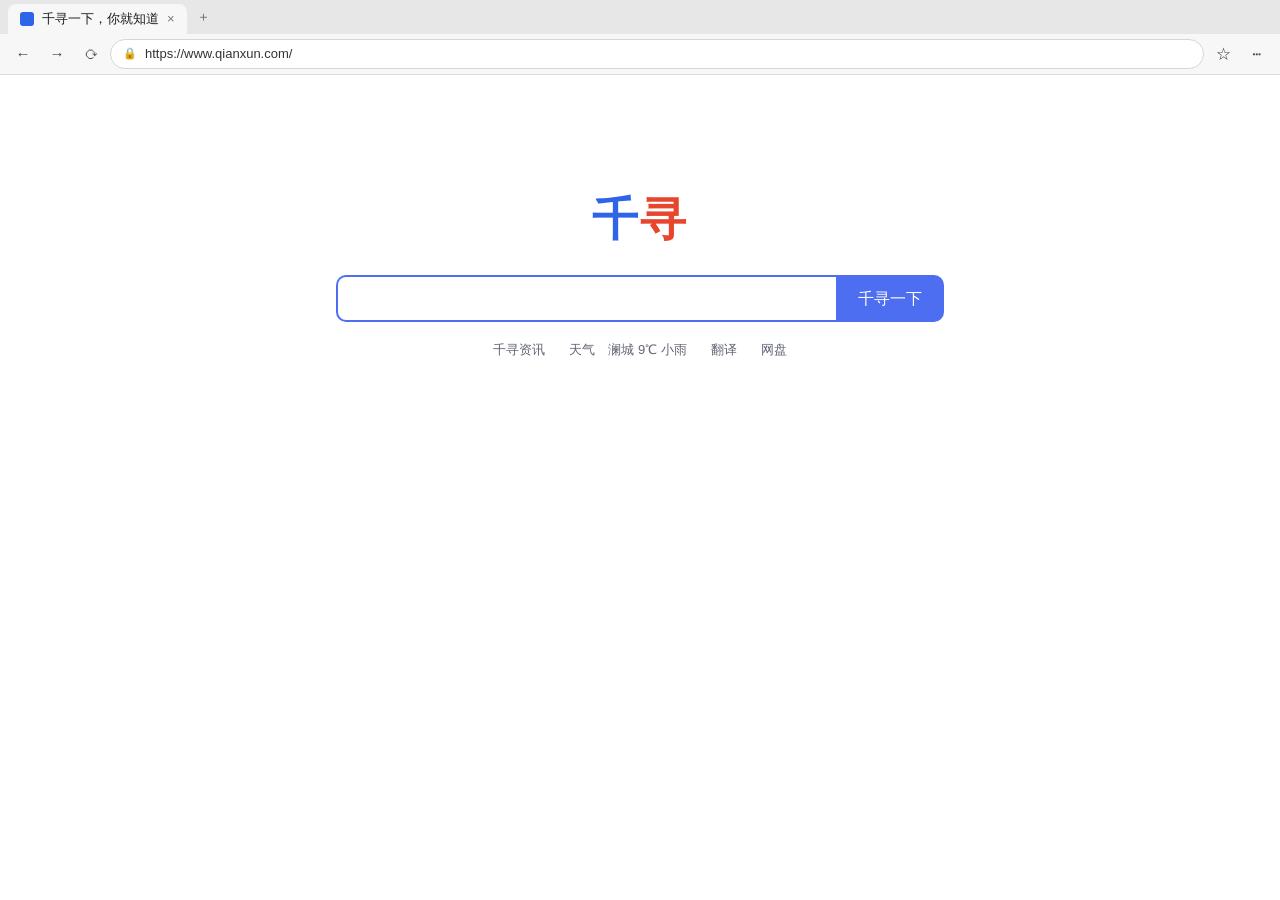
<file: web.html>
<!doctype html>
<html lang="zh-CN">
<head>
<meta charset="utf-8">
<meta name="viewport" content="width=device-width, initial-scale=1">
<title>新标签页</title>
<link rel="stylesheet" href="css/style.css">
<link rel="stylesheet" href="css/os.css">
</head>
<body class="browser-body">
<div id="app"></div>
<script src="js/core.js"></script>
<script src="js/data.js"></script>
<script src="js/data2.js"></script>
<script src="js/data3.js"></script>
<script src="js/data4.js"></script>
<script src="js/web.js"></script>
</body>
</html>
</file>
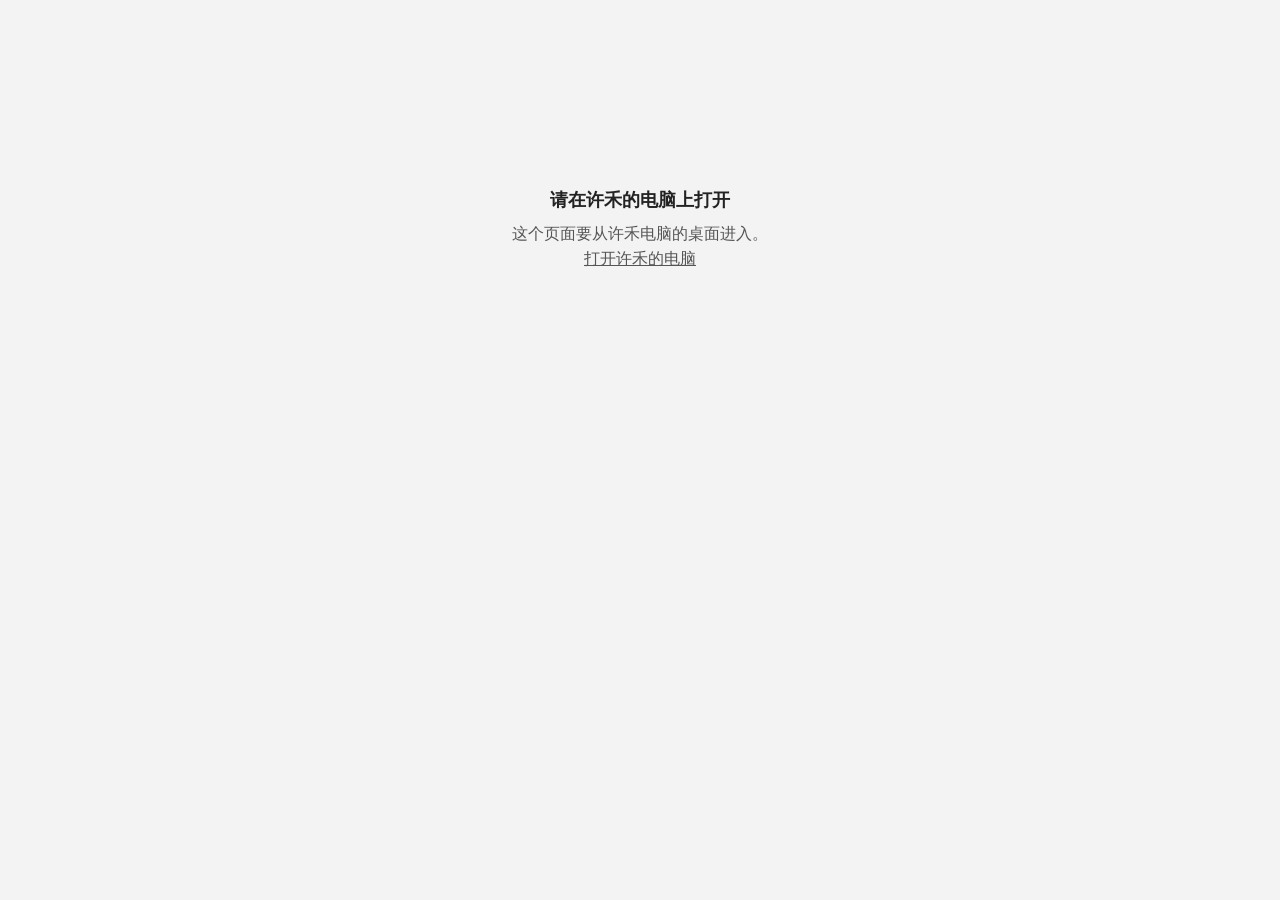
<file: wechat.html>
<!doctype html>
<html lang="zh-CN">
<head>
<meta charset="utf-8">
<meta name="viewport" content="width=device-width, initial-scale=1">
<title>微信</title>
<link rel="stylesheet" href="css/style.css">
<link rel="stylesheet" href="css/os.css">
</head>
<body class="app-body" data-app="wechat">
<div id="app"></div>
<script src="js/core.js"></script>
<script src="js/data.js"></script>
<script src="js/data2.js"></script>
<script src="js/data3.js"></script>
<script src="js/data4.js"></script>
<script src="js/pagesvg.js"></script>
<script src="js/apps.js"></script>
</body>
</html>
</file>
<file: css/style.css>
/* 《雨夜》公共样式 */
*, *::before, *::after { box-sizing: border-box; }
html { -webkit-text-size-adjust: 100%; }
body { margin: 0; font-family: -apple-system, "PingFang SC", "Microsoft YaHei", "Noto Sans CJK SC", sans-serif; line-height: 1.6; color: #1d1d1f; }
img, svg { max-width: 100%; }
button, input, select, textarea { font: inherit; }
a { color: inherit; }
b { font-weight: 700; }
.bm-toast { position: fixed; left: 50%; bottom: 40px; transform: translate(-50%, 20px); background: rgba(20, 20, 20, .88); color: #fff; padding: 8px 16px; border-radius: 6px; font-size: 14px; opacity: 0; transition: .25s; pointer-events: none; z-index: 1000; max-width: 86vw; }
.bm-toast.show { opacity: 1; transform: translate(-50%, 0); }
.bm-box { position: fixed; inset: 0; background: rgba(0, 0, 0, .86); display: flex; align-items: flex-start; justify-content: center; z-index: 990; overflow-y: auto; padding: 46px 10px 30px; }
.bm-box .in { max-width: 680px; width: 100%; }
.bm-box .cap { color: #ccc; font-size: 13px; text-align: center; margin-top: 8px; }
.bm-box .x { position: fixed; top: 8px; right: 14px; background: none; border: 0; color: #fff; font-size: 32px; cursor: pointer; z-index: 2; }
.locked { max-width: 520px; margin: 18vh auto; padding: 24px; text-align: center; color: #555; }
.locked b { display: block; font-size: 18px; color: #222; margin-bottom: 6px; }

/* ===== 手机（陶雨） ===== */
body.phone-body { background: #2b2d31 radial-gradient(circle at 30% 20%, #3a3d44, #1d1e21 70%); min-height: 100vh; display: flex; align-items: center; justify-content: center; padding: 24px 12px; }
.device { width: 390px; height: 844px; max-height: calc(100vh - 48px); background: #ededed; border-radius: 46px; box-shadow: 0 0 0 11px #111, 0 0 0 13px #444, 0 30px 80px rgba(0, 0, 0, .6); overflow: hidden; position: relative; display: flex; flex-direction: column; }
.side-note { position: fixed; left: 24px; bottom: 20px; color: #8b8f98; font-size: 12px; max-width: 260px; line-height: 1.7; }
.side-note a { color: #b9bec8; }
@media (max-width: 500px) {
  body.phone-body { padding: 0; }
  .device { width: 100vw; height: 100vh; height: 100dvh; max-height: none; border-radius: 0; box-shadow: none; }
  .side-note { display: none; }
}
.status { height: 46px; flex: none; display: flex; align-items: flex-end; justify-content: space-between; padding: 0 28px 6px; font-size: 15px; font-weight: 600; color: #111; z-index: 5; }
.status.dark { color: #fff; background: #1c2430; }
.screen { flex: 1; overflow: hidden; display: flex; flex-direction: column; position: relative; }
.scroll { flex: 1; overflow-y: auto; -webkit-overflow-scrolling: touch; }
.home { background: linear-gradient(170deg, #1f2b3a 0%, #44566b 45%, #8a8f9b 100%); color: #fff; }
.home .wall-date { text-align: center; margin-top: 22px; font-size: 15px; opacity: .9; }
.home .wall-time { text-align: center; font-size: 66px; font-weight: 300; line-height: 1.1; letter-spacing: 2px; }
.home .notice { margin: 12px 14px 0; background: rgba(255, 255, 255, .82); color: #111; border-radius: 16px; padding: 10px 12px; display: flex; gap: 10px; align-items: center; text-decoration: none; }
.home .notice b { display: block; font-size: 14px; }
.home .notice span { font-size: 13px; color: #444; display: block; overflow: hidden; text-overflow: ellipsis; white-space: nowrap; max-width: 270px; }
.apps { display: grid; grid-template-columns: repeat(4, 1fr); gap: 18px 10px; padding: 24px 22px; }
.app { text-align: center; text-decoration: none; color: #fff; font-size: 12px; position: relative; }
.app .ico { width: 60px; height: 60px; border-radius: 15px; margin: 0 auto 6px; display: flex; align-items: center; justify-content: center; font-size: 22px; font-weight: 700; box-shadow: 0 3px 10px rgba(0, 0, 0, .25); color: #fff; }
.app .badge { position: absolute; top: -6px; left: calc(50% + 18px); background: #f43f3f; color: #fff; border-radius: 10px; min-width: 20px; height: 20px; font-size: 12px; line-height: 20px; padding: 0 5px; }
.dock { margin: auto 12px 18px; background: rgba(255, 255, 255, .22); border-radius: 28px; padding: 12px; display: flex; justify-content: space-around; }
.restart { display: block; text-align: center; color: rgba(255, 255, 255, .7); font-size: 12px; margin: 0 0 12px; text-decoration: none; background: none; border: 0; cursor: pointer; width: 100%; }
.av { width: 44px; height: 44px; border-radius: 6px; flex: none; display: flex; align-items: center; justify-content: center; color: #fff; font-size: 17px; font-weight: 700; }
.bar { height: 46px; flex: none; display: flex; align-items: center; justify-content: center; position: relative; background: #ededed; border-bottom: 1px solid #dcdcdc; font-weight: 600; font-size: 16px; }
.bar .back { position: absolute; left: 6px; top: 0; height: 46px; display: flex; align-items: center; padding: 0 10px; text-decoration: none; color: #111; font-size: 22px; }
.list { background: #fff; }
.row { display: flex; gap: 12px; padding: 11px 14px; align-items: center; text-decoration: none; color: #111; border-bottom: 1px solid #eee; position: relative; }
.row .mid { flex: 1; min-width: 0; }
.row .name { font-size: 16px; }
.row .last { color: #999; font-size: 13px; white-space: nowrap; overflow: hidden; text-overflow: ellipsis; }
.row .time { color: #b2b2b2; font-size: 12px; align-self: flex-start; margin-top: 2px; }
.row .dot { position: absolute; left: 48px; top: 6px; background: #f43f3f; color: #fff; border-radius: 9px; min-width: 18px; height: 18px; font-size: 11px; line-height: 18px; text-align: center; padding: 0 4px; }
.thread { background: #ededed; padding: 6px 10px 18px; }
.stamp { text-align: center; color: #b0b0b0; font-size: 12px; margin: 14px 0 8px; }
.msg { display: flex; gap: 8px; margin: 10px 0; align-items: flex-start; }
.msg .av { width: 38px; height: 38px; font-size: 15px; border-radius: 5px; }
.msg .who { font-size: 11px; color: #9a9a9a; margin: 0 0 2px 2px; }
.msg .body { max-width: 74%; }
.bubble { background: #fff; border-radius: 5px; padding: 9px 11px; font-size: 15px; line-height: 1.55; word-break: break-word; }
.msg.me { flex-direction: row-reverse; }
.msg.me .bubble { background: #95ec69; }
.msg.me .who { display: none; }
.bubble.link { display: flex; flex-direction: column; text-decoration: none; color: #111; width: 230px; }
.bubble.link b { font-weight: 500; font-size: 15px; }
.bubble.link span { color: #888; font-size: 13px; margin-top: 3px; }
.bubble.link small { border-top: 1px solid #eee; margin-top: 8px; padding-top: 5px; color: #aaa; font-size: 11px; }
.bubble.pic { padding: 4px; cursor: zoom-in; }
.bubble.pic .thumb { width: 170px; height: 118px; border-radius: 4px; overflow: hidden; position: relative; background: #f4f1ea; }
.bubble.pic .shrink { width: 440px; transform: scale(.386); transform-origin: top left; pointer-events: none; }
.album-grid a .mini { position: absolute; left: 0; top: 0; width: 440px; transform: scale(.28); transform-origin: top left; pointer-events: none; }
.chips { flex: none; background: #f7f7f7; border-top: 1px solid #ddd; padding: 8px; display: flex; flex-direction: column; gap: 6px; }
.chips .hint { font-size: 12px; color: #888; }
.chips button { text-align: left; background: #fff; border: 1px solid #ddd; border-radius: 6px; padding: 8px 10px; cursor: pointer; font-size: 14px; color: #111; }
.chips button:hover { border-color: #07c160; }
.album-grid { display: grid; grid-template-columns: repeat(3, 1fr); gap: 3px; background: #fff; padding: 3px; }
.album-grid a { aspect-ratio: 1; display: flex; align-items: center; justify-content: center; text-decoration: none; overflow: hidden; background: #f1f1f1; position: relative; }
.album-grid a .lbl { position: absolute; left: 0; right: 0; bottom: 0; background: rgba(0, 0, 0, .45); color: #fff; font-size: 11px; padding: 2px 4px; text-align: center; z-index: 1; }
.photo-view { background: #111; flex: 1; overflow-y: auto; padding: 16px 12px 24px; }
.photo-info { color: #ccc; font-size: 13px; padding: 10px 4px; line-height: 1.8; }
.call { background: #0f1215; color: #e8e8e8; flex: 1; display: flex; flex-direction: column; overflow: hidden; }
.call-top { padding: 18px 16px 10px; text-align: center; border-bottom: 1px solid #23272c; }
.call-top b { font-size: 20px; font-weight: 500; display: block; }
.call-top span { color: #9aa3ab; font-size: 13px; }
.call-log { flex: 1; overflow-y: auto; padding: 12px 14px; font-size: 15px; }
.call-log p { margin: 0 0 10px; }
.call-log .q { color: #f1d38a; }
.call-log .a { color: #9be59b; text-align: right; }
.call-log .ev { color: #8a8f98; font-size: 13px; text-align: center; }
.call-ctl { flex: none; padding: 10px 12px 14px; border-top: 1px solid #23272c; display: flex; flex-direction: column; gap: 8px; }
.call-ctl button { background: #23262b; color: #eee; border: 1px solid #3a3e45; border-radius: 8px; padding: 10px; font-size: 14px; cursor: pointer; text-align: left; }
.call-ctl button.on { background: #2f6f4e; border-color: #3fae74; }
.call-ctl button.primary { background: #07c160; border-color: #07c160; color: #fff; text-align: center; }
.call-ctl button.danger { background: #8a2a2a; border-color: #b13b3b; color: #fff; text-align: center; }
.call-ctl input { background: #15171a; border: 1px solid #3a3e45; color: #eee; border-radius: 8px; padding: 10px; font-size: 15px; }
.call-ctl .row2 { display: flex; gap: 8px; }
.call-ctl .row2 > input { flex: 1; }
.call-ctl .tip { color: #c9a14a; font-size: 13px; }
.sms-thread { background: #f2f2f7; padding: 10px; }
.sms { background: #e5e5ea; border-radius: 16px; padding: 8px 12px; margin: 6px 40px 6px 0; font-size: 15px; display: inline-block; }

/* ===== 许禾的电脑 ===== */
body.laptop-body { background: #1b1d22; min-height: 100vh; margin: 0; }
.desk { min-height: 100vh; background: linear-gradient(160deg, #23324a 0%, #3b4f6b 55%, #6b7f99 100%); position: relative; padding: 20px 20px 60px; }
.desk .icons { display: flex; flex-direction: column; flex-wrap: wrap; gap: 14px; max-height: calc(100vh - 100px); align-content: flex-start; }
.dicon { width: 92px; text-align: center; color: #fff; text-decoration: none; font-size: 13px; text-shadow: 0 1px 2px rgba(0, 0, 0, .6); cursor: pointer; background: none; border: 0; padding: 4px; border-radius: 6px; }
.dicon:hover { background: rgba(255, 255, 255, .12); }
.dicon .ic { width: 52px; height: 52px; border-radius: 12px; margin: 0 auto 4px; display: flex; align-items: center; justify-content: center; font-size: 20px; font-weight: 700; color: #fff; box-shadow: 0 2px 8px rgba(0, 0, 0, .3); }
.dicon .ic.folder { background: #f2c14e; color: #7a5a10; }
.taskbar { position: fixed; left: 0; right: 0; bottom: 0; height: 44px; background: rgba(20, 22, 28, .92); color: #ddd; display: flex; align-items: center; justify-content: space-between; padding: 0 14px; font-size: 13px; z-index: 50; }
.win { position: absolute; left: 130px; top: 24px; right: 24px; bottom: 64px; background: #fff; border-radius: 8px; box-shadow: 0 10px 40px rgba(0, 0, 0, .45); display: flex; flex-direction: column; overflow: hidden; z-index: 20; }
.win .tb { height: 36px; flex: none; background: #f3f3f3; border-bottom: 1px solid #ddd; display: flex; align-items: center; padding: 0 12px; font-size: 13px; color: #333; gap: 8px; }
.win .tb .close { margin-left: auto; text-decoration: none; color: #333; font-size: 18px; padding: 0 6px; }
.win .wbody { flex: 1; overflow: hidden; display: flex; }
.lock { min-height: 100vh; display: flex; flex-direction: column; align-items: center; justify-content: center; background: linear-gradient(160deg, #2a3446, #576a86); color: #fff; padding: 20px; text-align: center; }
.lock .pic { width: 120px; height: 120px; border-radius: 60px; background: linear-gradient(135deg, #f6c9a8, #e8a0a0); display: flex; align-items: center; justify-content: center; font-size: 15px; color: #6a3a3a; margin-bottom: 14px; box-shadow: 0 0 0 4px rgba(255, 255, 255, .25); }
.lock input { width: 220px; text-align: center; letter-spacing: 8px; font-size: 22px; border: 0; border-radius: 8px; padding: 8px; margin-top: 12px; }
.lock button { margin-top: 10px; background: rgba(255, 255, 255, .2); color: #fff; border: 1px solid rgba(255, 255, 255, .4); border-radius: 8px; padding: 6px 22px; cursor: pointer; }
.lock .hint { font-size: 13px; opacity: .8; margin-top: 8px; }
.shake { animation: shake .35s; }
@keyframes shake { 25% { transform: translateX(-8px); } 75% { transform: translateX(8px); } }
.wx { display: flex; flex: 1; min-width: 0; }
.wx .side { width: 250px; flex: none; background: #f7f7f7; border-right: 1px solid #e3e3e3; overflow-y: auto; }
.wx .side .row { border-bottom: 1px solid #ececec; background: transparent; }
.wx .side .row.on { background: #dedede; }
.wx .main { flex: 1; min-width: 0; display: flex; flex-direction: column; }
.wx .main .head { height: 46px; flex: none; border-bottom: 1px solid #e3e3e3; display: flex; align-items: center; padding: 0 16px; font-weight: 600; }
.wx .main .thread { flex: 1; overflow-y: auto; }
.pinned { background: #fffbe6; border-bottom: 1px solid #f0e2a8; padding: 6px 14px; font-size: 13px; }
.pinned a { color: #2b5f8a; margin-right: 12px; }
.files { padding: 18px; display: flex; flex-wrap: wrap; gap: 18px; align-content: flex-start; overflow-y: auto; flex: 1; }
.file { width: 110px; text-align: center; font-size: 13px; text-decoration: none; color: #222; cursor: pointer; background: none; border: 0; padding: 6px; border-radius: 6px; }
.file:hover { background: #eef3fb; }
.file .fi { width: 64px; height: 76px; margin: 0 auto 6px; border-radius: 4px; display: flex; align-items: flex-end; justify-content: center; font-size: 11px; color: #fff; padding-bottom: 6px; font-weight: 700; }
.moments { flex: 1; overflow-y: auto; background: #fff; }
.moment { display: flex; gap: 10px; padding: 16px 14px; border-bottom: 1px solid #eee; }
.moment .name { color: #576b95; font-weight: 600; font-size: 15px; }
.moment .text { font-size: 15px; margin: 2px 0 6px; }
.moment .meta { color: #b2b2b2; font-size: 12px; margin-top: 6px; }
.moment .likes { background: #f3f3f5; font-size: 13px; padding: 5px 8px; margin-top: 6px; color: #576b95; }
.moment .likes p { margin: 2px 0; color: #111; }
.moment .likes p b { color: #576b95; font-weight: 500; }
.moment .pic { max-width: 420px; cursor: zoom-in; }
.notes-txt { white-space: pre-wrap; font-family: Consolas, "Microsoft YaHei", monospace; font-size: 14px; padding: 16px 20px; line-height: 1.9; background: #fff; overflow-y: auto; flex: 1; margin: 0; }
@media (max-width: 760px) {
  .desk { padding: 14px 10px 60px; }
  .desk .icons { flex-direction: row; max-height: none; }
  .win { position: fixed; left: 0; top: 0; right: 0; bottom: 44px; border-radius: 0; }
  .wx { flex-direction: column; }
  .wx .side { width: auto; max-height: 34vh; border-right: 0; border-bottom: 1px solid #e3e3e3; }
}

/* ===== 网站通用 ===== */
body.site { background: #f3f4f6; }
.site-head { background: #fff; border-bottom: 1px solid #e3e5e8; }
.site-head .in { max-width: 980px; margin: 0 auto; padding: 10px 16px; display: flex; align-items: center; gap: 14px; flex-wrap: wrap; }
.site-head .logo { font-weight: 800; font-size: 18px; text-decoration: none; }
.site-head nav a { margin-right: 14px; font-size: 14px; text-decoration: none; color: #444; }
.site-head nav a.on { color: #c0392b; font-weight: 600; }
.site-main { max-width: 980px; margin: 0 auto; padding: 16px; }
.searchbox { display: flex; gap: 8px; margin: 6px 0 14px; }
.searchbox input { flex: 1; border: 1px solid #c9cdd3; border-radius: 6px; padding: 9px 12px; font-size: 15px; background: #fff; min-width: 0; }
.searchbox button { border: 0; border-radius: 6px; padding: 9px 18px; font-size: 15px; color: #fff; cursor: pointer; }
.result { background: #fff; border: 1px solid #e3e5e8; border-radius: 8px; padding: 12px 14px; margin: 10px 0; display: block; text-decoration: none; color: #222; }
.result:hover { border-color: #9fb3d1; }
.result .t { font-weight: 600; color: #1a4d8f; }
.result .s { font-size: 14px; color: #555; margin-top: 3px; }
.result .m { font-size: 12px; color: #999; margin-top: 3px; }
.empty { color: #777; font-size: 14px; padding: 10px 2px; }
.card2 { background: #fff; border: 1px solid #e3e5e8; border-radius: 8px; padding: 16px 18px; margin: 12px 0; }
.card2 h1 { font-size: 22px; margin: 0 0 6px; }
.card2 h2 { font-size: 18px; margin: 0 0 6px; }
.card2 .meta { color: #888; font-size: 13px; }
.card2 p { margin: 10px 0; }
.small { font-size: 13px; color: #888; }
.foot { text-align: center; color: #aaa; font-size: 12px; padding: 30px 0; }

/* 质检平台 */
.qc .site-head { background: #1f3a5f; border-bottom: 0; }
.qc .site-head .logo, .qc .site-head nav a { color: #e9f0f8; }
.qc .site-head nav a.on { color: #ffd479; }
.qc .user { margin-left: auto; color: #a9bdd6; font-size: 12px; }
.qc .searchbox button { background: #1f3a5f; }
.toc-vol { background: #fff; border: 1px solid #e3e5e8; border-radius: 8px; margin: 10px 0; }
.toc-vol h3 { margin: 0; font-size: 15px; padding: 10px 14px; border-bottom: 1px solid #eee; background: #f8f9fb; }
.toc-vol a { display: flex; gap: 10px; padding: 8px 14px; border-bottom: 1px solid #f1f1f1; text-decoration: none; color: #1a4d8f; font-size: 14px; }
.toc-vol a span { color: #888; width: 74px; flex: none; }
.toc-vol .no { padding: 8px 14px; color: #999; font-size: 13px; }
.sysnote { background: #fff8e1; border: 1px solid #f1d58a; border-radius: 6px; padding: 8px 12px; font-size: 13px; margin: 10px 0; color: #6b5200; }
.sysnote a { color: #1a4d8f; font-weight: 600; }
.tbl { width: 100%; border-collapse: collapse; background: #fff; font-size: 14px; }
.tbl th, .tbl td { border: 1px solid #e3e5e8; padding: 7px 10px; text-align: left; vertical-align: top; }
.tbl th { background: #f6f7f9; font-weight: 600; }

/* 卷宗纸面 */
.paper { background: #fbf8f0; border: 1px solid #e2dccb; box-shadow: 0 2px 10px rgba(0, 0, 0, .08); padding: 26px 30px 30px; margin: 12px 0; font-family: "SimSun", "Songti SC", "Noto Serif CJK SC", serif; font-size: 15px; line-height: 2; color: #222; }
.paper.bw { filter: grayscale(1) contrast(1.15); }
.paper h1 { text-align: center; font-size: 22px; letter-spacing: 6px; margin: 0 0 4px; }
.paper .pn { text-align: right; font-size: 12px; color: #777; font-family: "Microsoft YaHei", sans-serif; }
.paper .hand { font-family: "KaiTi", "STKaiti", "楷体", serif; font-size: 17px; color: #1f2a5a; }
.paper p { margin: 4px 0; }
.paper .sign { text-align: right; margin-top: 14px; }
.photo { background: #222; padding: 10px; margin: 12px 0; text-align: center; color: #ccc; font-size: 13px; }

/* 图像查看器 */
body.viewer-body { background: #2a2c30; color: #ddd; min-height: 100vh; margin: 0; }
.vtools { position: sticky; top: 0; z-index: 10; background: #1d1f23; border-bottom: 1px solid #333; padding: 8px 12px; display: flex; flex-wrap: wrap; gap: 6px; align-items: center; font-size: 13px; }
.vtools .name { margin-right: 10px; color: #fff; font-weight: 600; }
.vtools button { background: #33363c; color: #ddd; border: 1px solid #484c54; border-radius: 6px; padding: 5px 10px; cursor: pointer; font-size: 13px; }
.vtools button.on { background: #2f6f4e; border-color: #3fae74; color: #fff; }
.vtools .tip { color: #9aa3ab; font-size: 12px; width: 100%; }
.vstage { padding: 16px; display: flex; justify-content: center; }
.vstage svg { width: 100%; max-width: 640px; height: auto; background: #fff; box-shadow: 0 6px 30px rgba(0, 0, 0, .5); }

/* 微博 */
.wb .site-head .logo { color: #e6162d; }
.wb .searchbox button { background: #ff8200; }
.post { background: #fff; border: 1px solid #e8e8e8; border-radius: 8px; padding: 14px 16px; margin: 10px 0; }
.post .who { display: flex; gap: 10px; align-items: center; }
.post .who b { color: #eb7350; }
.post .when { color: #999; font-size: 12px; }
.post .txt { margin: 8px 0 4px; font-size: 15px; white-space: pre-wrap; }

/* 视频 */
.vid { background: #000; color: #fff; border-radius: 8px; aspect-ratio: 16 / 9; display: flex; align-items: center; justify-content: center; font-size: 15px; text-align: center; padding: 20px; }
.transcript { background: #fff; border: 1px solid #e3e5e8; border-radius: 8px; padding: 12px 16px; margin: 10px 0; font-size: 15px; }
.comment { border-bottom: 1px solid #f0f0f0; padding: 8px 0; font-size: 14px; }
.comment b { color: #61666d; font-weight: 500; margin-right: 6px; }

/* ===== 第九稿：许禾的电脑就是游戏本身 ===== */
.intro { position: fixed; inset: 0; background: #14161a; color: #e7e3da; overflow-y: auto; z-index: 80; }
.intro .in { max-width: 620px; margin: 0 auto; padding: 10vh 24px 40px; }
.intro h1 { font-family: "KaiTi", "STKaiti", "楷体", serif; font-weight: 400; font-size: 44px; letter-spacing: 6px; margin: 0; white-space: nowrap; }  /* 2026-11-14：标题改成“重勘：柳林雨夜旧案”，字号、字距收小，一行放下 */
@media (max-width: 560px) { .intro h1 { font-size: 34px; letter-spacing: 3px; white-space: normal; } }
.intro .sub { color: #9a958a; margin: 2px 0 28px; letter-spacing: 2px; }
.intro p { line-height: 1.95; margin: 0 0 12px; }
.intro button { margin-top: 16px; background: #e7e3da; color: #14161a; border: 0; border-radius: 6px; padding: 10px 40px; font-weight: 700; letter-spacing: 6px; cursor: pointer; font-size: 16px; }
.intro .cw { color: #b08a5a; font-size: 13px; margin-top: 22px; }
.intro .links { font-size: 13px; margin-top: 22px; }
.intro .links a { color: #b08a5a; text-decoration: none; border-bottom: 1px solid rgba(176, 138, 90, .4); }
.intro .links a:hover { color: #d9b07a; border-bottom-color: #d9b07a; }
.intro .fine { color: #6f6b62; font-size: 12px; }
.lockscreen { position: relative; min-height: 100vh; overflow: hidden; background: #1c1f26; display: flex; align-items: center; justify-content: center; }
.wall { position: absolute; inset: 0; background: linear-gradient(160deg, #3b2f3f 0%, #6b4a52 50%, #c08a62 100%); }
.wall::after { content: ''; position: absolute; inset: 0; background: rgba(10, 10, 16, .35); }
.wall .cake { position: absolute; left: 50%; bottom: 10%; transform: translateX(-50%); width: 300px; height: 120px; background: #f6efe2; border-radius: 14px 14px 30px 30px; box-shadow: 0 10px 30px rgba(0, 0, 0, .35); text-align: center; color: #9a4848; font-family: "KaiTi", "STKaiti", "楷体", serif; }
.wall .candles { font-size: 46px; line-height: 1; margin-top: 14px; color: #d0553f; }
.wall .cake-text { font-size: 20px; margin-top: 6px; }
.wall .girl { position: absolute; bottom: 30%; width: 120px; text-align: center; color: rgba(255, 255, 255, .85); font-size: 12px; }
.wall .girl i { display: block; width: 74px; height: 74px; border-radius: 50%; background: #f1d3b5; margin: 0 auto; }
.wall .girl b { display: block; width: 120px; height: 110px; border-radius: 60px 60px 10px 10px; margin-top: -6px; }
.wall .g1 { left: calc(50% - 190px); } .wall .g1 b { background: #e0a458; }
.wall .g2 { left: calc(50% + 70px); } .wall .g2 b { background: #6aa0d8; }
.wall .girl span { display: none; }
.wall .datestamp { position: absolute; right: 22px; bottom: 16px; color: #f2a33a; font-family: Consolas, monospace; font-size: 20px; letter-spacing: 2px; z-index: 1; text-shadow: 0 0 6px rgba(242, 163, 58, .5); }
.sticky { position: absolute; top: 22px; right: 26px; width: 230px; background: #fff3a6; color: #2b2b2b; padding: 16px 16px 12px; font-family: "KaiTi", "STKaiti", "楷体", serif; font-size: 18px; line-height: 1.7; transform: rotate(2.5deg); box-shadow: 0 8px 20px rgba(0, 0, 0, .35); z-index: 3; }
.sticky span { display: block; text-align: right; }
.lockbox { position: relative; z-index: 2; text-align: center; color: #fff; background: rgba(20, 22, 28, .55); padding: 26px 30px 20px; border-radius: 16px; backdrop-filter: blur(6px); }
.lockbox .pic { width: 84px; height: 84px; border-radius: 42px; background: #e0a458; display: flex; align-items: center; justify-content: center; font-size: 34px; font-weight: 700; margin: 0 auto 8px; box-shadow: 0 0 0 4px rgba(255, 255, 255, .25); }
.lockbox .nm { font-size: 20px; margin-bottom: 12px; }
.lockbox input { width: 180px; text-align: center; letter-spacing: 6px; font-size: 20px; border: 0; border-radius: 8px; padding: 7px; }
.lockbox button { margin-left: 6px; background: rgba(255, 255, 255, .2); color: #fff; border: 1px solid rgba(255, 255, 255, .4); border-radius: 8px; padding: 6px 14px; cursor: pointer; font-size: 18px; }
.lockbox .hint { font-size: 13px; opacity: .8; margin-top: 10px; }
.dicon { position: relative; }
.ibadge { position: absolute; top: 0; right: 14px; background: #f43f3f; color: #fff; border-radius: 9px; min-width: 18px; height: 18px; font-size: 11px; line-height: 18px; padding: 0 5px; text-shadow: none; }
.tb-link { background: none; border: 0; color: #9fc1ff; cursor: pointer; font-size: 12px; margin-left: 10px; }
.win.narrow { left: 50%; right: auto; width: 380px; transform: translateX(-50%); bottom: auto; top: 60px; }
.wxlogin { padding: 22px; text-align: center; flex: 1; }
.wxlogin .old { display: flex; gap: 10px; align-items: center; text-align: left; background: #f6f7f9; border-radius: 8px; padding: 10px; margin-bottom: 14px; opacity: .8; }
.wxlogin .qr { display: inline-block; padding: 10px; border: 1px solid #eee; border-radius: 8px; }
.wxlogin p { color: #555; font-size: 14px; }
.wxlogin button { background: #07c160; color: #fff; border: 0; border-radius: 6px; padding: 9px 18px; cursor: pointer; font-size: 14px; }
.ding .side { background: #f4f7fb; }
.ding .side .row.on { background: #dbe8fb; }
.ding .main .head { color: #1f5fbf; }
.ding .msg.me .bubble { background: #cfe3ff; }
.wx .main .chips { flex: none; }
.callwrap { position: fixed; inset: 0; background: rgba(10, 12, 15, .9); display: flex; align-items: center; justify-content: center; z-index: 60; padding: 16px; }
.callwrap .call { width: 100%; max-width: 560px; height: min(86vh, 760px); border-radius: 14px; overflow: hidden; box-shadow: 0 20px 60px rgba(0, 0, 0, .6); }
.moment .pic { max-width: 300px; height: 190px; overflow: hidden; cursor: zoom-in; border-radius: 4px; position: relative; }
.mo-shrink { width: 440px; transform: scale(.68); transform-origin: top left; pointer-events: none; }
@media (max-width: 760px) {
  .sticky { position: relative; top: auto; right: auto; width: auto; max-width: 300px; margin: 18px auto 0; transform: rotate(1.5deg); font-size: 16px; }
  .lockscreen { flex-direction: column; justify-content: flex-start; padding: 20px 14px 40px; }
  .lockbox { margin-top: 26px; }
  .wall .cake { width: 220px; height: 96px; }
  .wall .g1 { left: calc(50% - 150px); } .wall .g2 { left: calc(50% + 40px); }
  .win.narrow { left: 0; right: 0; width: auto; transform: none; top: 0; bottom: 44px; }
  .callwrap { padding: 0; }
  .callwrap .call { height: 100%; max-width: none; border-radius: 0; }
}
.bookmarks a { margin-right: 12px; }
.cloudmap { margin-top: 10px; height: 180px; border-radius: 10px; background: repeating-linear-gradient(45deg, #e6ecef 0 12px, #dde5e9 12px 24px); display: flex; flex-direction: column; align-items: center; justify-content: center; gap: 4px; }
.cloudmap .pin { font-size: 30px; }
.cloudmap .pl { font-size: 17px; }

/* 锁屏构图：合照在左，密码框在右 */
.wall .g1 { left: 8%; bottom: 30%; } .wall .g2 { left: calc(8% + 150px); bottom: 30%; }
.wall .cake { left: calc(8% + 135px); bottom: 9%; }
.lockbox { margin-left: 34vw; }
@media (max-width: 760px) {
  .wall .g1 { left: calc(50% - 150px); bottom: 18%; } .wall .g2 { left: calc(50% + 30px); bottom: 18%; }
  .wall .cake { left: 50%; bottom: 4%; }
  .lockbox { margin-left: 0; }
}
.more-old { display: block; margin: 8px auto 4px; background: #fff; border: 1px solid #d5dbe5; color: #1f5fbf; border-radius: 14px; padding: 4px 14px; font-size: 13px; cursor: pointer; }

@media (max-width: 760px) { .wall .datestamp { font-size: 15px; right: 10px; bottom: 6px; } .wall .cake { bottom: 7%; } }

/* 卷宗文书 */
.paper .fd { margin: 2px 0; }
.paper .fd span { display: inline-block; min-width: 6.5em; color: #555; }
.paper .qa { margin: 3px 0; }
.paper .pf { text-align: center; font-size: 12px; color: #888; margin: 14px 0 4px; font-family: "Microsoft YaHei", sans-serif; }
.paper hr.pb { border: 0; border-top: 1px dashed #d6ccb4; margin: 8px 0 18px; }
.paper .fp { color: #c0392b; font-size: 13px; }
.paper .tbl { margin: 8px 0; }

/* 游戏主页：有存档时的“重新开始” */
.intro button.ghost { background: transparent; color: #e7e3da; border: 1px solid #6f6b62; margin-left: 12px; font-weight: 400; letter-spacing: 4px; }
.intro button.ghost:hover { border-color: #e7e3da; }
/* 2026-11-14：结局正文里的加粗（**…**，不放大） */
.em { font-weight: 700; }
/* 2026-11-15：开场页照 next.html——页头“小熊饼干 出品”、小红书关注卡片、页脚声明 */
.intro .in { padding: 28px 24px 48px; }
.intro .maker { display: flex; align-items: center; gap: 10px; margin: 0 0 7vh; color: #9a958a; font-size: 14px; letter-spacing: 2px; }
.intro .maker img { width: 32px; height: 32px; border-radius: 50%; border: 1px solid rgba(231, 227, 218, .3); }
.intro .notes { color: #6f6b62; font-size: 12px; margin: 10px 0 0; }
.intro .follow { display: flex; align-items: center; gap: 18px; margin: 30px 0 0; padding: 16px; border-radius: 6px; background: rgba(255, 255, 255, .04); }
.intro .follow .qr { flex: none; display: block; width: 104px; height: 104px; padding: 6px; background: #fff; border-radius: 6px; box-sizing: content-box; }
.intro .follow .who { min-width: 0; font-size: 14px; color: #9a958a; }
.intro .follow p { margin: 0; line-height: 1.8; }
.intro .follow .by { color: #efe6d2; font-size: 15px; }
.intro .follow .id { display: flex; flex-wrap: wrap; align-items: center; gap: 4px 10px; margin-top: 8px; }
.intro .follow #xhsId { color: #e7e3da; font-family: Consolas, Menlo, monospace; letter-spacing: 1px; -webkit-user-select: all; user-select: all; }
.intro .follow button { margin: 0; padding: 2px 12px; border: 1px solid #6f6b62; border-radius: 4px; background: transparent; color: #e7e3da; font-size: 13px; font-weight: 400; letter-spacing: 2px; }
.intro .follow button:hover { border-color: #e7e3da; }
.intro .links { margin: 22px 0 8px; }
@media (max-width: 420px) { .intro .follow { gap: 14px; padding: 14px; } .intro .follow .qr { width: 88px; height: 88px; } }
/* 2026-11-15：第 5 卷调取证据通知书页眉“本页从警务通下载打印　oa.lcga.gov.cn/jwt”放大（用户定 15px） */
.paper .pn.pn-print { font-size: 15px; }
</file>
<file: css/os.css>
/* 《雨夜》界面：仿 Windows 11 的许禾电脑、微信电脑版、钉钉、文件资源管理器、浏览器和各网站 */

/* ===== 应用图标（纯 CSS） ===== */
.appic { display: inline-flex; width: 30px; height: 30px; border-radius: 7px; align-items: center; justify-content: center; color: #fff; font-style: normal; font-weight: 700; font-size: 14px; flex: none; position: relative; }
.appic.sm { width: 16px; height: 16px; border-radius: 4px; font-size: 10px; }
.ic-wx { background: #07c160; } .ic-wx::before { content: '微'; }
.ic-dt { background: #3296fa; } .ic-dt::before { content: '钉'; }
.ic-fo { background: linear-gradient(#ffd766, #f0b429); color: #7a5a10; } .ic-fo::before { content: '📁'; font-size: 70%; }
.ic-np { background: #4f6d8f; } .ic-np::before { content: '📝'; font-size: 70%; }
.ic-ph { background: #2c6fd6; } .ic-ph::before { content: '🖼'; font-size: 70%; }
.ic-rb { background: #d9e2ec; color: #445; } .ic-rb::before { content: '🗑'; font-size: 70%; }
.ic-ed { background: conic-gradient(from 200deg, #0f6cbd, #33c48d, #0f6cbd); border-radius: 50%; } .ic-ed::before { content: 'e'; font-size: 80%; }
.ic-ps { background: #001e36; color: #31a8ff; border: 1px solid #31a8ff; } .ic-ps::before { content: 'Px'; }
.ic-qc { background: #1f3a5f; } .ic-qc::before { content: '文'; }

/* ===== 桌面 ===== */
body.os-body { margin: 0; overflow: hidden; background: #1b2433; }
.os { position: fixed; inset: 0; overflow: hidden; font-family: "Segoe UI", "Microsoft YaHei", sans-serif; }
.os-wall { position: absolute; inset: 0; background: radial-gradient(ellipse at 70% 30%, #6f8fb8 0%, rgba(111, 143, 184, 0) 55%), radial-gradient(ellipse at 30% 80%, #b48aa5 0%, rgba(180, 138, 165, 0) 50%), linear-gradient(160deg, #24344f 0%, #3b5578 50%, #6a7fa2 100%); }
.os-icons { position: absolute; top: 10px; left: 8px; bottom: 56px; display: flex; flex-direction: column; flex-wrap: wrap; align-content: flex-start; gap: 4px; }
.dicon2 { width: 84px; padding: 6px 2px; border: 1px solid transparent; border-radius: 4px; background: none; color: #fff; font-size: 12px; text-shadow: 0 1px 3px rgba(0, 0, 0, .7); display: flex; flex-direction: column; align-items: center; gap: 5px; cursor: default; position: relative; font-family: inherit; }
.dicon2 .appic { width: 42px; height: 42px; font-size: 20px; border-radius: 10px; box-shadow: 0 2px 6px rgba(0, 0, 0, .3); }
.dicon2:hover { background: rgba(255, 255, 255, .12); }
.dicon2.sel { background: rgba(255, 255, 255, .22); border-color: rgba(255, 255, 255, .35); }
.dicon2 span { line-height: 1.3; word-break: normal; overflow-wrap: anywhere; text-align: center; }  /* “Microsoft Edge”在空格处换行，不再把最后一个 e 挤到下一行 */
.ibadge { position: absolute; top: 0; right: 14px; background: #f43f3f; color: #fff; border-radius: 9px; min-width: 18px; height: 18px; font-size: 11px; line-height: 18px; padding: 0 5px; text-shadow: none; font-weight: 600; }

/* ===== 任务栏 ===== */
.os-taskbar { position: absolute; left: 0; right: 0; bottom: 0; height: 48px; background: rgba(32, 36, 44, .86); backdrop-filter: blur(20px); border-top: 1px solid rgba(255, 255, 255, .08); display: flex; align-items: center; justify-content: center; z-index: 900; }
.tb-mid { display: flex; gap: 4px; align-items: center; }
.tb-mid button { width: 42px; height: 40px; border: 0; border-radius: 6px; background: none; color: #e9eef6; cursor: pointer; position: relative; font-size: 18px; display: flex; align-items: center; justify-content: center; }
.tb-mid button:hover { background: rgba(255, 255, 255, .1); }
.tb-start { color: #6cb8ff !important; font-size: 22px !important; }
.tb-app .appic { width: 24px; height: 24px; font-size: 12px; }
.tb-app.run::after { content: ''; position: absolute; bottom: 2px; left: 50%; width: 6px; height: 3px; margin-left: -3px; border-radius: 2px; background: #9aa6b8; }
.tb-app.act { background: rgba(255, 255, 255, .1) !important; }
.tb-app.act::after { width: 16px; margin-left: -8px; background: #6cb8ff; }
.tb-app .ibadge { top: 1px; right: 1px; min-width: 16px; height: 16px; line-height: 16px; font-size: 10px; padding: 0 4px; }
.tb-tray { position: absolute; right: 8px; top: 0; bottom: 0; display: flex; align-items: center; gap: 10px; color: #e9eef6; font-size: 12px; }
.tb-tray .vpn { color: #7ddc9a; }
.tb-clock { display: flex; flex-direction: column; align-items: flex-end; line-height: 1.25; }
.tb-clock b { font-weight: 400; } .tb-clock i { font-style: normal; }

/* ===== 窗口 ===== */
#wins { position: absolute; left: 0; right: 0; top: 0; bottom: 48px; pointer-events: none; }
.w11 { position: absolute; background: #f3f3f3; border-radius: 8px; box-shadow: 0 8px 30px rgba(0, 0, 0, .35); border: 1px solid rgba(0, 0, 0, .25); display: flex; flex-direction: column; overflow: hidden; pointer-events: auto; }
.w11.active { box-shadow: 0 12px 44px rgba(0, 0, 0, .5); }
.w11.min { display: none; }
.w11.max { left: 0 !important; top: 0 !important; width: 100% !important; height: 100% !important; border-radius: 0; border: 0; }
.w11-tb { height: 32px; flex: none; display: flex; align-items: center; gap: 8px; padding-left: 10px; background: #eef0f3; font-size: 12px; color: #222; user-select: none; }
.w11:not(.active) .w11-tb { color: #888; }
.w11-title { flex: 1; overflow: hidden; white-space: nowrap; text-overflow: ellipsis; }
.w11-tb button { width: 46px; height: 32px; border: 0; background: none; cursor: pointer; font-size: 12px; color: inherit; }
.w11-tb button:hover { background: rgba(0, 0, 0, .07); }
.w11-tb button.x:hover { background: #c42b1c; color: #fff; }
.w11-body { flex: 1; min-height: 0; display: flex; background: #fff; }
.w11-body > * { flex: 1; min-width: 0; }
.w11-body iframe { border: 0; width: 100%; height: 100%; display: block; }

/* ===== 系统通知、游戏菜单 ===== */
#notify { position: absolute; right: 12px; bottom: 60px; display: flex; flex-direction: column; gap: 8px; z-index: 950; }
.toast11 { width: 330px; background: rgba(40, 44, 52, .95); color: #eef; border-radius: 8px; padding: 10px 14px; box-shadow: 0 8px 26px rgba(0, 0, 0, .4); cursor: pointer; font-size: 13px; animation: toastIn .3s ease-out; }
.toast11 .t-app { display: flex; align-items: center; gap: 6px; color: #aab; font-size: 12px; margin-bottom: 4px; }
.toast11 .t-app span { margin-left: auto; }
.toast11 b { display: block; font-size: 14px; }
.toast11 p { margin: 2px 0 0; color: #ccd; overflow: hidden; text-overflow: ellipsis; white-space: nowrap; }
@keyframes toastIn { from { transform: translateX(40px); opacity: 0; } to { transform: none; opacity: 1; } }
.gm { position: absolute; top: 8px; right: 10px; z-index: 990; }
.gm > button { width: 30px; height: 30px; border-radius: 15px; border: 1px solid rgba(255, 255, 255, .3); background: rgba(0, 0, 0, .35); color: #fff; cursor: pointer; opacity: .55; }
.gm > button:hover { opacity: 1; }
.gm-menu { position: absolute; right: 0; top: 36px; background: #fff; border-radius: 8px; box-shadow: 0 8px 26px rgba(0, 0, 0, .35); padding: 10px; width: 150px; display: flex; flex-direction: column; gap: 6px; font-size: 13px; }
.gm-menu b { font-family: "KaiTi", "STKaiti", "楷体", serif; font-size: 18px; letter-spacing: 4px; text-align: center; }
.gm-menu button { border: 1px solid #ddd; background: #f7f7f7; border-radius: 6px; padding: 6px; cursor: pointer; }

/* ===== Windows 11 锁屏 ===== */
.lockscreen.lk11 { cursor: default; }
.lk-time { position: absolute; top: 12vh; left: 0; right: 0; text-align: center; color: #fff; z-index: 2; text-shadow: 0 2px 12px rgba(0, 0, 0, .4); }
.lk-time b { display: block; font-size: 96px; font-weight: 600; line-height: 1; font-family: "Segoe UI", sans-serif; }
.lk-time span { font-size: 22px; }
.lk-tip { position: absolute; bottom: 24px; left: 0; right: 0; text-align: center; color: rgba(255, 255, 255, .7); font-size: 13px; z-index: 2; }
.lockscreen.blur .wall { filter: blur(14px) brightness(.8); transform: scale(1.06); }
.lk-login { position: relative; z-index: 2; text-align: center; color: #fff; display: flex; flex-direction: column; align-items: center; }
.lk-av { width: 150px; height: 150px; border-radius: 75px; background: #e0a458; display: flex; align-items: center; justify-content: center; font-size: 60px; font-weight: 700; box-shadow: 0 0 0 1px rgba(255, 255, 255, .3); }
.lk-name { font-size: 26px; margin: 14px 0 18px; }
.lk-pw { display: flex; background: rgba(255, 255, 255, .92); border-radius: 4px; border-bottom: 2px solid #3d6fd6; overflow: hidden; }
.lk-pw input { width: 220px; border: 0; padding: 8px 10px; font-size: 15px; background: transparent; outline: none; }
.lk-pw button { width: 36px; border: 0; background: #3d6fd6; color: #fff; cursor: pointer; font-size: 16px; }
.lk-err { margin: 6px 0 14px; font-size: 15px; }
.lk-ok { background: rgba(255, 255, 255, .2); border: 1px solid rgba(255, 255, 255, .5); color: #fff; padding: 6px 40px; border-radius: 4px; cursor: pointer; }
.lk-hint { margin-top: 10px; font-size: 13px; color: #e6eefc; }
.lk-opt { margin-top: 14px; font-size: 13px; color: rgba(255, 255, 255, .75); }
.lk-corner { position: absolute; right: 18px; bottom: 16px; color: #fff; z-index: 2; font-size: 14px; letter-spacing: 6px; }

/* ===== 微信电脑版 ===== */
.wxpc { display: flex; height: 100%; font-size: 14px; color: #111; }
.wx-nav { width: 54px; flex: none; background: #2e2e2e; display: flex; flex-direction: column; align-items: center; padding-top: 16px; gap: 18px; }
.wx-nav .av { width: 34px; height: 34px; font-size: 14px; }
.wx-nav i { font-style: normal; color: #9a9a9a; font-size: 19px; cursor: pointer; }
.wx-nav i.on { color: #07c160; }
.wx-nav i.bot { margin-top: auto; margin-bottom: 14px; }
.wx-list { width: 250px; flex: none; background: #e9e9e9; border-right: 1px solid #dcdcdc; display: flex; flex-direction: column; }
.wx-search { display: flex; gap: 8px; padding: 22px 12px 10px; }
.wx-search span { flex: 1; background: #dcdcdc; border-radius: 4px; color: #888; font-size: 12px; padding: 4px 8px; }
.wx-search b { width: 26px; text-align: center; background: #dcdcdc; border-radius: 4px; color: #666; font-weight: 400; }
.wx-rows { flex: 1; overflow-y: auto; }
.wx-row, .dt-row { display: flex; gap: 10px; padding: 11px 12px; cursor: pointer; position: relative; align-items: center; }
.wx-row:hover { background: #dedede; } .wx-row.on { background: #c9c9c9; }
.wx-row .av, .dt-row .av { width: 40px; height: 40px; font-size: 15px; border-radius: 4px; }
.wx-row .mid, .dt-row .mid { flex: 1; min-width: 0; }
.wx-row .name, .dt-row .name { font-size: 14px; display: flex; align-items: center; gap: 4px; white-space: nowrap; overflow: hidden; }
.wx-row .name i, .dt-row .name i { margin-left: auto; font-style: normal; font-size: 11px; color: #999; flex: none; padding-left: 4px; }
.wx-row .last, .dt-row .last { color: #999; font-size: 12px; white-space: nowrap; overflow: hidden; text-overflow: ellipsis; margin-top: 3px; }
.wx-row .dot, .dt-row .dot { position: absolute; left: 42px; top: 5px; background: #f43f3f; color: #fff; border-radius: 9px; min-width: 18px; height: 18px; font-size: 11px; line-height: 18px; text-align: center; padding: 0 4px; }
.wx-chat { flex: 1; min-width: 0; display: flex; flex-direction: column; background: #f5f5f5; }
.wx-head { height: 56px; flex: none; display: flex; align-items: center; justify-content: space-between; padding: 0 20px; font-size: 16px; border-bottom: 1px solid #e7e7e7; }
.wx-head b { color: #555; font-weight: 400; }
.wx-thread, .dt-thread { flex: 1; overflow-y: auto; padding: 8px 20px 16px; }
.wx-thread .msg .av, .dt-thread .msg .av { width: 36px; height: 36px; border-radius: 4px; font-size: 14px; }
.wx-thread .bubble { background: #fff; }
.wx-thread .msg.me .bubble { background: #95ec69; }
.wx-input { height: 150px; flex: none; border-top: 1px solid #e7e7e7; background: #fff; position: relative; display: flex; flex-direction: column; padding: 8px 18px 10px; }
.wx-tools { color: #666; font-size: 16px; letter-spacing: 2px; }
.wx-box { flex: 1; margin-top: 6px; color: #aaa; font-size: 13px; cursor: default; }
.wx-box.has { cursor: text; color: #888; }
.wx-send { align-self: flex-end; background: #e9e9e9; color: #07c160; border: 0; border-radius: 4px; padding: 5px 20px; cursor: pointer; font-size: 13px; }
.wx-send[disabled] { color: #bbb; cursor: default; }
.wx-pop { position: absolute; left: 14px; right: 14px; bottom: 100%; margin-bottom: 4px; background: #fff; border: 1px solid #ddd; border-radius: 6px; box-shadow: 0 6px 20px rgba(0, 0, 0, .15); padding: 4px; }
.wx-pop a { display: block; padding: 9px 10px; border-radius: 4px; cursor: pointer; color: #111; }
.wx-pop a:hover { background: #f0f0f0; }
.wxlogin2 { flex: 1; display: flex; flex-direction: column; align-items: center; justify-content: center; background: #f5f5f5; gap: 6px; padding: 20px; text-align: center; }
.wxlogin2 .av { width: 64px; height: 64px; font-size: 26px; border-radius: 6px; }
.wxlogin2 .qr { padding: 8px; background: #fff; border: 1px solid #e5e5e5; border-radius: 6px; margin: 6px 0; }
.wl-btn { background: #07c160; color: #fff; border: 0; border-radius: 4px; padding: 8px 26px; cursor: pointer; margin-top: 8px; }
.mo { flex: 1; display: flex; flex-direction: column; background: #fff; }
.mo-cover { height: 150px; flex: none; background: linear-gradient(160deg, #36506e, #8aa3bf); position: relative; }
.mo-cover span { position: absolute; right: 92px; bottom: 14px; color: #fff; font-weight: 600; text-shadow: 0 1px 4px rgba(0, 0, 0, .5); }
.mo-cover .av.big { position: absolute; right: 18px; bottom: -22px; width: 64px; height: 64px; font-size: 26px; border: 2px solid #fff; }
.mo-list { flex: 1; overflow-y: auto; padding-top: 24px; }

/* ===== 钉钉 ===== */
.dtpc { display: flex; height: 100%; font-size: 14px; color: #171a1d; }
.dt-nav { width: 64px; flex: none; background: #f2f3f5; border-right: 1px solid #e3e5e8; display: flex; flex-direction: column; align-items: center; padding-top: 14px; gap: 14px; font-size: 11px; color: #747677; }
.dt-nav .av { width: 34px; height: 34px; font-size: 14px; border-radius: 50%; }
.dt-nav i { font-style: normal; }
.dt-nav i.on { color: #1677ff; font-weight: 600; }
.dt-list { width: 260px; flex: none; border-right: 1px solid #e3e5e8; display: flex; flex-direction: column; background: #fff; }
.dt-search { margin: 14px 12px 8px; background: #f2f3f5; border-radius: 6px; color: #999; font-size: 12px; padding: 5px 10px; }
.dt-list > div:last-child { flex: 1; overflow-y: auto; }
.dt-row:hover { background: #f5f6f7; } .dt-row.on { background: #e8f1ff; }
.dt-row .av { border-radius: 50%; }
.dt-row em, .dt-head em { font-style: normal; font-size: 10px; color: #f08a00; border: 1px solid #f5c26b; border-radius: 3px; padding: 0 3px; flex: none; }
.dt-chat { flex: 1; min-width: 0; display: flex; flex-direction: column; background: #f7f8fa; }
.dt-head { height: 54px; flex: none; display: flex; align-items: center; gap: 8px; padding: 0 18px; border-bottom: 1px solid #e3e5e8; background: #fff; }
.dt-head b { font-size: 15px; } .dt-head span { color: #888; font-size: 12px; }
.dt-notice { background: #fff8e6; color: #6b5200; font-size: 12px; padding: 6px 18px; border-bottom: 1px solid #f3e2b0; cursor: pointer; }
.dt-notice:hover { text-decoration: underline; }
.dt-thread .bubble { background: #fff; }
.dt-thread .msg.me .bubble { background: #d6e8ff; }
.dt-thread .msg .av { border-radius: 50%; }
.readmark { font-size: 11px; color: #9aa0a6; text-align: right; margin-top: 2px; }
.dt-input { height: 92px; flex: none; border-top: 1px solid #e3e5e8; background: #fff; color: #aaa; font-size: 13px; padding: 12px 18px; }
.more-old { display: block; margin: 8px auto 4px; background: #fff; border: 1px solid #d5dbe5; color: #1f5fbf; border-radius: 14px; padding: 4px 14px; font-size: 13px; cursor: pointer; }

/* ===== 文件资源管理器、记事本、照片 ===== */
.ex { display: flex; flex-direction: column; height: 100%; font-size: 13px; background: #fff; color: #1b1b1b; }
.ex-ribbon { display: flex; gap: 18px; padding: 8px 14px; border-bottom: 1px solid #eaeaea; color: #333; background: #f9f9f9; }
.ex-addr { display: flex; gap: 10px; align-items: center; padding: 6px 12px; border-bottom: 1px solid #eaeaea; }
.ex-addr > span { color: #888; letter-spacing: 6px; }
.ex-path { flex: 1; border: 1px solid #ddd; border-radius: 4px; padding: 3px 8px; }
.ex-find { width: 170px; border: 1px solid #ddd; border-radius: 4px; padding: 3px 8px; color: #999; }
.ex-main { flex: 1; display: flex; min-height: 0; }
.ex-nav { width: 150px; flex: none; border-right: 1px solid #eee; padding: 6px 0; }
.ex-nav p { margin: 0; padding: 4px 14px; }
.ex-nav p.on { background: #e5f0fb; }
.ex-list { flex: 1; overflow-y: auto; }
.ex-h, .ex-f { display: grid; grid-template-columns: 2.2fr 1.4fr 1fr .8fr; gap: 8px; padding: 5px 14px; }
.ex-h { color: #555; border-bottom: 1px solid #eee; font-size: 12px; }
.ex-f { cursor: default; } .ex-f:hover { background: #eef5fd; } .ex-f.sel { background: #cce4f7; }
.ex-f span:first-child { display: flex; align-items: center; gap: 6px; }
.ex-f i { width: 16px; height: 18px; border-radius: 2px; display: inline-block; flex: none; }
.fi-letter { background: #6aa84f; } .fi-p { background: #3c78d8; } .fi-notes { background: #9e9e9e; }
.ex-status { padding: 4px 14px; color: #666; font-size: 12px; border-top: 1px solid #eee; }
.ex-empty { padding: 60px; text-align: center; color: #888; }
.w11 .np { display: flex; flex-direction: column; height: 100%; background: #fff; }
.w11 .np-menu { display: flex; gap: 16px; padding: 6px 12px; font-size: 13px; border-bottom: 1px solid #eee; }
.w11 .np-text { flex: 1; margin: 0; padding: 12px 16px; overflow: auto; font-family: Consolas, "Microsoft YaHei", monospace; font-size: 14px; line-height: 1.8; white-space: pre-wrap; }
.w11 .np-status { padding: 4px 12px; font-size: 12px; color: #666; border-top: 1px solid #eee; background: #f7f7f7; }
.ph { display: flex; flex-direction: column; height: 100%; background: #202020; }
.ph-bar { display: flex; gap: 22px; justify-content: center; padding: 8px; color: #ddd; background: #2b2b2b; }
.ph-stage { flex: 1; overflow: auto; padding: 20px; }

/* ===== 浏览器外壳 ===== */
body.browser-body { margin: 0; background: #fff; font-family: "Segoe UI", "Microsoft YaHei", sans-serif; }
body.browser-body #app { min-height: 100vh; display: flex; flex-direction: column; }
.br-chrome { position: sticky; top: 0; z-index: 50; background: #f7f7f7; border-bottom: 1px solid #ddd; font-size: 13px; }
.br-tabs { display: flex; align-items: flex-end; height: 34px; padding: 0 8px; background: #e7e7e7; }
.br-tab { display: flex; align-items: center; gap: 8px; height: 30px; padding: 0 12px; background: #f7f7f7; border-radius: 8px 8px 0 0; max-width: 260px; min-width: 160px; }
.br-tab span { flex: 1; overflow: hidden; white-space: nowrap; text-overflow: ellipsis; }
.br-tab b { font-weight: 400; color: #777; }
.br-plus { padding: 0 10px 6px; color: #666; }
.br-bar { display: flex; align-items: center; gap: 4px; padding: 5px 8px; }
.br-btn { width: 30px; height: 30px; border: 0; background: none; border-radius: 50%; cursor: pointer; color: #444; font-size: 15px; }
.br-btn:hover { background: #e4e4e4; }
.br-addr { flex: 1; display: flex; align-items: center; gap: 6px; background: #fff; border: 1px solid #d6d6d6; border-radius: 16px; padding: 0 12px; height: 30px; }
.br-addr .br-lock { font-style: normal; font-size: 11px; color: #666; }
.br-addr input { flex: 1; border: 0; outline: none; font-size: 13px; color: #333; background: transparent; min-width: 0; }
.br-marks { display: flex; gap: 14px; padding: 3px 14px 6px; overflow-x: auto; white-space: nowrap; }
.br-marks a { color: #333; text-decoration: none; display: inline-flex; align-items: center; gap: 5px; font-size: 12px; }
.br-marks a:hover { text-decoration: underline; }
.fav { display: inline-block; width: 14px; height: 14px; border-radius: 3px; flex: none; }
.fav-q { background: #2d64e8; } .fav-w { background: #e6162d; } .fav-c { background: #c8161d; } .fav-y { background: #ce0e2d; } .fav-g { background: #1f3a5f; } .fav-n { background: #b8261f; } .fav-z { background: #0066ff; } .fav-v { background: #00a1d6; } .fav-m { background: #07c160; }
.br-page { flex: 1; }

/* ===== 千寻搜索 ===== */
.qx-home { max-width: 640px; margin: 12vh auto 0; text-align: center; padding: 0 16px; }
.qx-logo { font-size: 46px; font-weight: 800; color: #2d64e8; letter-spacing: 2px; text-decoration: none; }
.qx-logo span { color: #e8452d; }
.qx-logo.sm { font-size: 26px; }
.qx-form { display: flex; margin: 18px 0; }
.qx-form input { flex: 1; border: 2px solid #c4c7ce; border-right: 0; border-radius: 10px 0 0 10px; padding: 9px 12px; font-size: 16px; outline: none; min-width: 0; }
.qx-form input:focus { border-color: #4e6ef2; }
.qx-form button { border: 0; background: #4e6ef2; color: #fff; padding: 0 22px; border-radius: 0 10px 10px 0; font-size: 16px; cursor: pointer; }
.qx-hot { text-align: left; margin-top: 30px; font-size: 14px; }
.qx-hot p { margin: 6px 0; color: #222; } .qx-hot i { font-style: normal; color: #fe2d46; width: 22px; display: inline-block; font-weight: 700; }
.qx-head { display: flex; align-items: center; gap: 18px; padding: 14px 20px 0; }
.qx-head .qx-form { flex: 1; max-width: 620px; margin: 0; }
.qx-tabs { display: flex; gap: 26px; padding: 10px 0 8px 124px; border-bottom: 1px solid #eee; font-size: 14px; color: #626675; }
.qx-tabs b { color: #222; border-bottom: 2px solid #4e6ef2; padding-bottom: 6px; }
.qx-res { max-width: 640px; padding: 8px 20px 40px 124px; }
.qx-count { color: #9195a3; font-size: 13px; margin: 6px 0 14px; }
.qx-item { margin-bottom: 22px; }
.qx-t { color: #2440b3; font-size: 18px; text-decoration: underline; }
.qx-s { color: #333; font-size: 13px; line-height: 1.7; margin-top: 4px; }
.qx-u { color: #626675; font-size: 13px; }
.qx-none { padding: 20px 0; }
.qx-rel { margin-top: 26px; font-size: 13px; } .qx-rel span { display: inline-block; margin: 6px 16px 0 0; color: #2440b3; }

/* ===== 澜城晚报（数字报） ===== */
.site-news { background: #f3efe6; }
.site-news .np { max-width: 760px; margin: 0 auto; background: #fffdf7; min-height: 100%; box-shadow: 0 0 20px rgba(0, 0, 0, .06); }
.site-news .np-mast { border-bottom: 3px double #b8261f; padding: 14px 24px 8px; display: flex; align-items: baseline; justify-content: space-between; }
.site-news .np-name { font-family: "STXingkai", "KaiTi", serif; font-size: 34px; color: #b8261f; font-weight: 700; }
.site-news .np-meta { color: #666; font-size: 13px; }
.site-news .np-art { padding: 18px 28px 30px; font-family: "SimSun", "Songti SC", serif; }
.site-news .np-art h1 { font-size: 26px; text-align: center; margin: 8px 0; }
.site-news .np-by { text-align: center; color: #777; font-size: 13px; margin-bottom: 14px; }
.site-news .np-body p { text-indent: 2em; line-height: 2; font-size: 16px; margin: 8px 0; }
.site-news .np-ed { text-align: right; color: #888; font-size: 12px; margin-top: 18px; }

/* ===== 知问 ===== */
.site-zw { background: #f6f6f6; }
.zw-top { background: #fff; display: flex; gap: 22px; align-items: center; padding: 10px 24px; box-shadow: 0 1px 3px rgba(0, 0, 0, .08); font-size: 14px; color: #444; }
.zw-top b { color: #0066ff; font-size: 24px; }
.zw-q { background: #fff; padding: 16px 24px; margin-bottom: 10px; }
.zw-q h1 { font-size: 22px; margin: 8px 0; }
.zw-tags i { font-style: normal; background: #ebf5ff; color: #0066ff; border-radius: 12px; padding: 2px 10px; font-size: 13px; margin-right: 6px; }
.zw-a { background: #fff; max-width: 720px; margin: 0 auto 10px; padding: 16px 20px; }
.zw-a.hl { box-shadow: 0 0 0 2px #ffcf66; }
.zw-au { display: flex; align-items: center; gap: 8px; }
.zw-av { width: 30px; height: 30px; border-radius: 4px; background: #c7d3e3; display: inline-flex; align-items: center; justify-content: center; font-size: 13px; }
.zw-t { margin: 8px 0; line-height: 1.8; font-size: 15px; }

/* ===== 政府网站（法院） ===== */
.site-gov { background: #f2f2f2; }
.gov-top { background: linear-gradient(#c8161d, #a30f15); color: #fff; display: flex; align-items: center; gap: 14px; padding: 16px 28px; }
.gov-emb { width: 54px; height: 54px; border-radius: 50%; background: radial-gradient(circle, #ffd65a 0 30%, #e8b82e 31% 60%, #c8161d 61%); border: 2px solid #ffd65a; }
.gov-name { font-size: 26px; font-weight: 700; letter-spacing: 3px; font-family: "SimHei", "Microsoft YaHei", sans-serif; }
.gov-en { font-size: 11px; opacity: .85; }
.gov-nav { background: #8e0c12; display: flex; gap: 26px; padding: 8px 28px; font-size: 14px; }
.gov-nav a, .gov-nav span { color: #fff; text-decoration: none; }
.gov-main { max-width: 980px; margin: 0 auto; padding: 14px 20px 30px; background: #fff; }
.gov-crumb { font-size: 12px; color: #777; margin-bottom: 10px; }
.gov-cols { display: flex; gap: 16px; flex-wrap: wrap; }
.gov-box { flex: 1; min-width: 260px; border: 1px solid #e5e5e5; }
.gov-box h3 { margin: 0; background: #f7f1f1; border-bottom: 2px solid #c8161d; color: #a30f15; font-size: 15px; padding: 6px 12px; }
.gov-box p { margin: 0; padding: 7px 12px; border-bottom: 1px dashed #eee; font-size: 14px; display: flex; }
.gov-box p i { margin-left: auto; font-style: normal; color: #999; font-size: 12px; }
.gov-staff { display: flex; gap: 16px; align-items: flex-start; }
.gov-foot { text-align: center; color: #999; font-size: 12px; margin-top: 24px; }

/* ===== 小波视频 ===== */
.site-xb { background: #fff; }
.xb-top { display: flex; align-items: center; gap: 22px; padding: 10px 24px; border-bottom: 1px solid #eee; font-size: 14px; color: #18191c; }
.xb-top b { color: #00a1d6; font-size: 22px; }
.xb-search { margin-left: auto; background: #f1f2f3; border-radius: 8px; padding: 5px 60px 5px 12px; color: #999; font-size: 13px; }
.xb-wrap { display: flex; gap: 24px; max-width: 1180px; margin: 0 auto; padding: 16px 24px; }
.xb-main { flex: 1; min-width: 0; }
.xb-main h1 { font-size: 20px; margin: 0 0 4px; }
.xb-player { margin-top: 10px; aspect-ratio: 16 / 9; background: #000; border-radius: 6px; position: relative; display: flex; align-items: center; justify-content: center; }
.xb-play { width: 64px; height: 64px; border-radius: 50%; background: rgba(255, 255, 255, .85); color: #000; display: flex; align-items: center; justify-content: center; font-size: 26px; }
.xb-ctl { position: absolute; left: 0; right: 0; bottom: 0; display: flex; gap: 14px; align-items: center; color: #fff; font-size: 12px; padding: 8px 12px; background: linear-gradient(transparent, rgba(0, 0, 0, .6)); }
.xb-ctl i { flex: 1; height: 3px; background: rgba(255, 255, 255, .4); border-radius: 2px; }
.xb-actions { display: flex; gap: 26px; padding: 10px 0; border-bottom: 1px solid #eee; color: #61666d; font-size: 14px; }
.xb-ai { background: #f6f7f8; border-radius: 6px; padding: 10px 14px; margin: 12px 0; font-size: 15px; line-height: 1.8; }
.xb-ai summary { cursor: pointer; color: #00a1d6; }
.xb-cm { display: flex; gap: 10px; border-bottom: 1px solid #f1f2f3; padding: 10px 0; }
.xb-cm p { margin: 4px 0; }
.xb-side { width: 320px; flex: none; }
.xb-up { display: flex; gap: 10px; align-items: center; }
.xb-up.big { margin-bottom: 14px; }
.xb-av { width: 44px; height: 44px; border-radius: 50%; background: #5b6b7d; color: #fff; display: inline-flex; align-items: center; justify-content: center; flex: none; }
.xb-av.s { width: 32px; height: 32px; font-size: 13px; }
.xb-colbox { display: flex; flex-direction: column; margin-top: 14px; background: #f6f7f8; border-radius: 6px; padding: 10px 12px; text-decoration: none; color: #18191c; }
.xb-col { max-width: 800px; margin: 0 auto; padding: 16px 24px; }
.xb-card { display: flex; gap: 12px; padding: 10px; border-radius: 6px; text-decoration: none; color: #18191c; }
.xb-card:hover { background: #f6f7f8; }
.xb-thumb { width: 160px; height: 90px; border-radius: 6px; background: #2b2f36; color: #fff; display: flex; align-items: center; justify-content: center; flex: none; }

/* ===== 华信云空间 ===== */
.site-cl { background: #f1f3f5; }
.cl-top { display: flex; gap: 24px; align-items: center; padding: 12px 24px; background: #fff; border-bottom: 1px solid #e5e5e5; font-size: 14px; color: #333; }
.cl-top b { color: #ce0e2d; font-size: 18px; } .cl-top .on { color: #ce0e2d; font-weight: 600; }
.cl-user { margin-left: auto; color: #888; font-size: 13px; }
.cl-wrap { display: flex; height: calc(100vh - 140px); min-height: 420px; }
.cl-side { width: 240px; flex: none; background: #fff; border-right: 1px solid #e5e5e5; padding: 10px; }
.cl-dev { display: flex; gap: 10px; align-items: center; padding: 10px; border-radius: 8px; }
.cl-dev.on { background: #fdecef; }
.cl-dev i { font-style: normal; font-size: 22px; }
.cl-map { flex: 1; position: relative; background: #e9eef2; overflow: hidden; }
.cl-roads { position: absolute; inset: 0; background: linear-gradient(90deg, transparent 48%, #fff 48% 52%, transparent 52%), linear-gradient(0deg, transparent 47%, #fff 47% 51%, transparent 51%), linear-gradient(30deg, transparent 60%, #f7e9b8 60% 62%, transparent 62%), repeating-linear-gradient(0deg, #e2e8ec 0 40px, #e9eef2 40px 80px); }
.cl-pin { position: absolute; left: 50%; top: 46%; transform: translate(-50%, -100%); font-size: 34px; }
.cl-card { position: absolute; left: 20px; bottom: 20px; background: #fff; border-radius: 12px; box-shadow: 0 6px 20px rgba(0, 0, 0, .15); padding: 14px 16px; font-size: 14px; line-height: 1.8; min-width: 260px; }
.cl-btns { display: flex; gap: 8px; margin-top: 6px; }
.cl-btns button { border: 1px solid #ddd; background: #f7f7f7; border-radius: 14px; padding: 3px 10px; font-size: 12px; color: #aaa; }
.cl-login { padding: 60px; text-align: center; color: #888; }

/* ===== 公众号文章 ===== */
.site-mp { background: #fff; }
.mp { max-width: 640px; margin: 0 auto; padding: 24px 20px 40px; }
.mp h1 { font-size: 22px; line-height: 1.4; margin: 0 0 10px; }
.mp-meta { color: #888; font-size: 14px; margin-bottom: 18px; } .mp-meta b { color: #576b95; font-weight: 400; }
.mp-body p { font-size: 16px; line-height: 1.9; color: #333; margin: 0 0 12px; }
.mp-call { display: block; width: 100%; margin: 16px 0; background: #07c160; color: #fff; border: 0; border-radius: 6px; padding: 10px; font-size: 15px; cursor: pointer; }
.mp-foot { color: #999; font-size: 13px; }

/* ===== 微博 ===== */
.site-wb { background: #f2f2f2; }
.wb-top { display: flex; align-items: center; gap: 20px; padding: 8px 24px; background: #fff; box-shadow: 0 1px 3px rgba(0, 0, 0, .08); font-size: 14px; color: #333; }
.wb-logo { color: #e6162d; font-size: 22px; }
.wb-top form { display: flex; flex: 1; max-width: 360px; }
.wb-top input { flex: 1; border: 1px solid #ddd; border-radius: 16px 0 0 16px; padding: 5px 12px; outline: none; min-width: 0; background: #f6f6f6; }
.wb-top form button { border: 1px solid #ddd; border-left: 0; border-radius: 0 16px 16px 0; background: #f6f6f6; padding: 0 12px; cursor: pointer; }
.wb-main { max-width: 640px; margin: 12px auto; padding: 0 12px 30px; }
.wb-tabs { display: flex; gap: 22px; background: #fff; padding: 10px 16px; border-radius: 6px; margin-bottom: 10px; font-size: 14px; color: #666; }
.wb-tabs b { color: #ff8200; }
.wb-card { display: block; background: #fff; border-radius: 6px; padding: 14px 16px; margin-bottom: 10px; color: #333; text-decoration: none; }
.wb-who { display: flex; gap: 10px; align-items: center; }
.wb-who a { color: #333; text-decoration: none; } .wb-who b { color: #eb7350; }
.wb-av { width: 40px; height: 40px; border-radius: 50%; background: #b98a6a; color: #fff; display: inline-flex; align-items: center; justify-content: center; flex: none; }
.wb-av.big { width: 80px; height: 80px; font-size: 30px; border: 3px solid #fff; }
.wb-txt { margin: 10px 0 8px; font-size: 15px; line-height: 1.8; white-space: pre-wrap; }
.wb-act { display: flex; justify-content: space-around; border-top: 1px solid #f2f2f2; padding-top: 8px; color: #808080; font-size: 13px; }
.wb-user { display: flex; gap: 12px; align-items: center; }
.wb-empty { background: #fff; border-radius: 6px; padding: 40px; text-align: center; color: #999; }
.wb-cover { height: 140px; border-radius: 6px 6px 0 0; background: linear-gradient(160deg, #8a7f74, #c9b9a3); }
.wb-prof { display: flex; gap: 14px; align-items: flex-end; background: #fff; padding: 0 16px 14px; margin-bottom: 10px; border-radius: 0 0 6px 6px; }
.wb-prof .wb-av { margin-top: -36px; }
.wb-prof h2 { margin: 0; font-size: 20px; }

/* ===== 文渊加工管理系统 ===== */
.site-qc { background: #eef1f5; font-size: 14px; }
.qc-top { display: flex; align-items: center; gap: 16px; background: #1f3a5f; color: #e9f0f8; padding: 8px 18px; flex-wrap: wrap; }
.qc-top > b { font-size: 18px; color: #ffd479; }
.qc-sys { font-weight: 600; } .qc-proj { color: #a9bdd6; font-size: 12px; }
.qc-user { margin-left: auto; font-size: 12px; color: #cfd9e6; }
.qc-user .vpn { font-style: normal; color: #7ddc9a; margin-left: 6px; }
.qc-wrap { display: flex; min-height: calc(100vh - 150px); }
.qc-menu { width: 150px; flex: none; background: #fff; border-right: 1px solid #dde3ea; padding-top: 8px; }
.qc-menu a { display: block; padding: 10px 18px; color: #33415c; text-decoration: none; border-left: 3px solid transparent; }
.qc-menu a:hover { background: #f3f6fa; }
.qc-menu a.on { border-left-color: #1f6fd1; background: #eaf2fd; color: #1f6fd1; font-weight: 600; }
.qc-main { flex: 1; min-width: 0; padding: 14px 18px 30px; }
.qc-crumb { color: #7a8699; font-size: 12px; margin-bottom: 10px; }
.qc-cards { display: flex; gap: 12px; flex-wrap: wrap; margin-bottom: 12px; }
.qc-card { flex: 1; min-width: 180px; background: #fff; border-radius: 6px; padding: 12px 16px; border: 1px solid #e2e7ee; }
.qc-card.warn { border-color: #f1c27d; background: #fffaf0; }
.qc-card p { margin: 6px 0 0; color: #555; }
.qc-panel { background: #fff; border-radius: 6px; border: 1px solid #e2e7ee; padding: 10px 16px; }
.qc-panel h3 { margin: 4px 0 8px; font-size: 15px; } .qc-panel p { margin: 6px 0; }
.qc-sform { display: flex; gap: 8px; margin-bottom: 6px; }
.qc-sform input { flex: 1; border: 1px solid #c9d1dc; border-radius: 4px; padding: 7px 10px; min-width: 0; }
.qc-sform select { border: 1px solid #c9d1dc; border-radius: 4px; }
.qc-sform button { background: #1f6fd1; color: #fff; border: 0; border-radius: 4px; padding: 0 18px; cursor: pointer; }
.qc-tbl { width: 100%; border-collapse: collapse; background: #fff; margin-top: 8px; }
.qc-tbl th, .qc-tbl td { border: 1px solid #e2e7ee; padding: 7px 10px; text-align: left; vertical-align: top; }
.qc-tbl th { background: #f4f6f9; font-weight: 600; color: #445; }
.qc-tbl a { color: #1f6fd1; }
.qc-empty { background: #fff; border: 1px dashed #c9d1dc; padding: 20px; color: #777; text-align: center; }
.qc-view { display: flex; gap: 14px; align-items: flex-start; }
.qc-img { flex: 1; min-width: 0; background: #5b6168; padding: 14px; border-radius: 4px; }
.qc-img .paper { margin: 0; }
.qc-img svg.pg { width: 100%; height: auto; display: block; background: #fff; }
.qc-side { width: 270px; flex: none; background: #fff; border: 1px solid #e2e7ee; border-radius: 4px; padding: 10px 12px; }
.qc-side h3 { margin: 0 0 8px; font-size: 14px; }
.qc-meta { width: 100%; border-collapse: collapse; font-size: 13px; }
.qc-meta th { text-align: left; color: #7a8699; font-weight: 400; width: 76px; padding: 4px 0; vertical-align: top; }
.qc-meta td { padding: 4px 0; }
.qc-meta.wide { background: #fff; border: 1px solid #e2e7ee; } .qc-meta.wide th, .qc-meta.wide td { padding: 7px 12px; border-bottom: 1px solid #eef1f5; }
.qc-note { background: #fff8e1; border: 1px solid #f1d58a; border-radius: 4px; padding: 8px 10px; font-size: 13px; margin-top: 10px; color: #6b5200; }
.qc-note a { color: #1f6fd1; font-weight: 600; margin-right: 8px; }
@media (max-width: 760px) { .qc-wrap { flex-direction: column; } .qc-menu { width: auto; display: flex; overflow-x: auto; } .qc-menu a { white-space: nowrap; border-left: 0; border-bottom: 3px solid transparent; } .qc-view { flex-direction: column; } .qc-side { width: auto; } .qx-tabs, .qx-res { padding-left: 20px; } .xb-wrap { flex-direction: column; } .xb-side { width: auto; } }

/* ===== PixStudio（图像处理） ===== */
body.studio-body { margin: 0; background: #2b2b2b; color: #ddd; font-family: "Segoe UI", "Microsoft YaHei", sans-serif; font-size: 13px; }
.ps { display: flex; flex-direction: column; height: 100vh; }
.ps-menubar { display: flex; align-items: center; background: #3c3c3c; height: 30px; padding: 0 6px; position: relative; z-index: 5; }
.ps-logo { color: #31a8ff; margin-right: 10px; }
.ps-m { padding: 0 9px; height: 30px; line-height: 30px; cursor: pointer; position: relative; }
.ps-m:hover, .ps-m.on { background: #505050; }
.ps-m.dim { color: #888; cursor: default; }
.ps-drop { position: absolute; left: 0; top: 30px; background: #3a3a3a; border: 1px solid #222; min-width: 240px; padding: 4px 0; box-shadow: 0 6px 18px rgba(0, 0, 0, .5); }
.ps-drop a { display: block; padding: 6px 16px 6px 26px; line-height: 1.4; color: #ddd; position: relative; }
.ps-drop a:hover { background: #2d6bc7; color: #fff; }
.ps-drop a.chk::before { content: '✓'; position: absolute; left: 9px; }
.ps-drop hr { border: 0; border-top: 1px solid #555; margin: 4px 0; }
.ps-opts { background: #333; border-bottom: 1px solid #222; padding: 4px 12px; color: #bbb; height: 26px; }
.ps-body { flex: 1; display: flex; min-height: 0; }
.ps-tools { width: 40px; flex: none; background: #333; border-right: 1px solid #222; display: flex; flex-direction: column; align-items: center; padding-top: 6px; gap: 6px; }
.ps-tools i { font-style: normal; color: #ccc; width: 28px; height: 26px; display: flex; align-items: center; justify-content: center; border-radius: 3px; }
.ps-center { flex: 1; min-width: 0; display: flex; flex-direction: column; }
.ps-tabs { display: flex; background: #2f2f2f; }
.ps-tab { padding: 6px 14px; color: #aaa; border-right: 1px solid #222; cursor: pointer; white-space: nowrap; }
.ps-tab.on { background: #4a4a4a; color: #fff; }
.ps-canvas { flex: 1; overflow: auto; background: #282828; padding: 20px; display: flex; justify-content: center; align-items: flex-start; }
.ps-canvas svg.pg { width: 100%; max-width: 600px; height: auto; box-shadow: 0 4px 24px rgba(0, 0, 0, .6); background: #fff; }
.ps-panels { width: 230px; flex: none; background: #353535; border-left: 1px solid #222; overflow-y: auto; }
.ps-panel { border-bottom: 1px solid #222; padding-bottom: 6px; }
.ps-ph { background: #3c3c3c; padding: 5px 10px; font-weight: 600; color: #eee; }
.ps-panel p { margin: 4px 10px; color: #bbb; font-size: 12px; }
.ps-ch { display: flex; align-items: center; gap: 8px; padding: 6px 10px; cursor: pointer; }
.ps-ch:hover { background: #404040; }
.ps-ch.on { background: #2d6bc7; color: #fff; }
.ps-ch i { font-style: normal; font-size: 12px; opacity: .8; }
.ps-ch em { margin-left: auto; font-style: normal; color: #999; font-size: 11px; }
.ps-ch.on em { color: #dfe9f7; }
.sw { width: 26px; height: 18px; border: 1px solid #222; display: inline-block; }
.sw-color { background: linear-gradient(90deg, #c33, #3a3, #33c); } .sw-r { background: #c33; } .sw-g { background: #3a3; } .sw-b { background: #33c; }
.ps-status { background: #333; border-top: 1px solid #222; padding: 3px 12px; color: #aaa; font-size: 12px; }
@media (max-width: 760px) { .ps-panels { width: 130px; } .ps-tools { display: none; } }

/* ===== 原图配色：彩色 / 红 / 绿 / 蓝 通道，增强对比 ===== */
.pg .paper-bg { fill: #f5f0e2; }
.pg .print { fill: #2a2a2a; }
.pg .ink-a { fill: #1e2a66; stroke: #1e2a66; }
.pg .ink-b { fill: #25306e; stroke: #25306e; }
.pg .red { fill: rgba(200, 38, 44, .86); stroke: rgba(200, 38, 44, .9); }
.pg .bleed { fill: #6f7690; }
.pg .bleed-hi { opacity: .2; }
.pg .bleed-lo { opacity: .2; }
.m-r .paper-bg { fill: #f3f3f3; } .m-r .print { fill: #222; } .m-r .ink-a { fill: #161616; stroke: #161616; } .m-r .ink-b { fill: #b4b4b4; stroke: #b4b4b4; }
.m-r .red { fill: #eeeeee; stroke: #e6e6e6; opacity: .14; } .m-r .bleed { fill: #444; }
.m-g .paper-bg { fill: #ececec; } .m-g .print { fill: #222; } .m-g .ink-a { fill: #2c2c2c; stroke: #2c2c2c; } .m-g .ink-b { fill: #333; stroke: #333; }
.m-g .red { fill: rgba(70, 70, 70, .88); stroke: rgba(70, 70, 70, .9); } .m-g .bleed { fill: #777; }
.m-b .paper-bg { fill: #e2e2e2; } .m-b .print { fill: #2a2a2a; } .m-b .ink-a { fill: #bdbdbd; stroke: #bdbdbd; } .m-b .ink-b { fill: #b8b8b8; stroke: #b8b8b8; }
.m-b .red { fill: rgba(60, 60, 60, .88); stroke: rgba(60, 60, 60, .9); } .m-b .bleed { fill: #888; }
.contrast .bleed-hi, .contrast .bleed-lo { opacity: .78; }
.m-color .bleed-hi, .m-g .bleed-hi, .m-b .bleed-hi, .contrast.m-color .bleed-hi, .contrast.m-g .bleed-hi, .contrast.m-b .bleed-hi { opacity: .07; }
.contrast.m-color .bleed { fill: #3c4260; }
.contrast .paper-bg { fill: #fbfbfb; }
.m-color.contrast .paper-bg { fill: #fbf7ec; }
.pg path.ink-a, .pg path.ink-b { fill: none !important; }
.pg text { stroke: none !important; }

/* ===== 手机宽度 ===== */
@media (max-width: 760px) {
  .os-icons { flex-direction: row; flex-wrap: wrap; right: 8px; bottom: auto; }
  .tb-tray .vpn, .tb-tray span:nth-child(2), .tb-tray span:nth-child(4) { display: none; }
  .tb-mid { margin-right: 70px; }
  .tb-search { display: none !important; }
  .toast11 { width: calc(100vw - 24px); }
  .wx-nav, .dt-nav { display: none; }
  .wx-list, .dt-list { width: 120px; }
  .wx-row .last, .dt-row .last, .wx-row .name i, .dt-row .name i { display: none; }
  .wx-row .av, .dt-row .av { width: 30px; height: 30px; font-size: 12px; }
  .wx-row .dot, .dt-row .dot { left: 30px; }
  .wx-thread, .dt-thread { padding: 8px 10px; }
  .wx-input { height: 120px; }
  .ex-nav { display: none; } .ex-h, .ex-f { grid-template-columns: 2fr 1fr; } .ex-h span:nth-child(n+3), .ex-f span:nth-child(n+3) { display: none; }
  .lk-time b { font-size: 64px; }
}

.gm-menu[hidden] { display: none; }

/* 游戏菜单放到任务栏最左边，往上弹出 */
.gm { top: auto; right: auto; left: 10px; bottom: 9px; z-index: 990; }
.gm > button { opacity: .8; background: rgba(255, 255, 255, .08); }
.gm-menu { top: auto; bottom: 40px; right: auto; left: 0; }
.wx-row .name .nm, .dt-row .name .nm { overflow: hidden; text-overflow: ellipsis; white-space: nowrap; min-width: 0; }
/* ===== 加工管理系统：第十一稿细节 ===== */
.qc-grp { padding: 12px 18px 4px; font-size: 11px; color: #98a3b3; letter-spacing: 1px; }
.qc-menu a { display: flex; align-items: center; }
.qc-menu a em { margin-left: auto; font-style: normal; background: #f04a4a; color: #fff; border-radius: 8px; font-size: 11px; padding: 0 6px; line-height: 16px; }
.qc-bell { color: #e9f0f8; text-decoration: none; margin-right: 14px; position: relative; }
.qc-bell i { position: absolute; top: -6px; right: -10px; background: #f04a4a; color: #fff; border-radius: 8px; font-size: 10px; font-style: normal; padding: 0 5px; line-height: 15px; }
.qc-big { font-size: 22px; font-weight: 700; color: #1f3a5f; margin: 6px 0 2px !important; }
.qc-tag { display: inline-block; font-size: 12px; border-radius: 3px; padding: 0 6px; line-height: 20px; }
.qc-tag.ok { background: #e6f6ec; color: #237a43; } .qc-tag.warn { background: #fff3e0; color: #b25e00; }
.qc-bar { height: 8px; background: #e8edf3; border-radius: 4px; overflow: hidden; } .qc-bar i { display: block; height: 100%; background: #3d8bfd; }
.qc-panel { margin-top: 12px; }
.qc-filter { display: flex; gap: 16px; margin: 4px 0 8px; font-size: 13px; color: #556; } .qc-filter select { border: 1px solid #c9d1dc; border-radius: 3px; padding: 2px 4px; }
.qc-tip { font-size: 12px; color: #7a8699; margin: 4px 0 8px; }
.qc-recent { font-size: 12px; color: #7a8699; margin-bottom: 10px; } .qc-recent a { display: inline-block; background: #eef3fa; color: #1f6fd1; border-radius: 10px; padding: 1px 9px; margin: 2px 4px 2px 0; text-decoration: none; }
.qc-rinfo { font-size: 12px; color: #7a8699; margin: 6px 0; }
.qc-hit { display: flex; gap: 12px; background: #fff; border: 1px solid #e2e7ee; border-radius: 4px; padding: 10px 12px; margin-bottom: 8px; color: #222; text-decoration: none; }
.qc-hit:hover { border-color: #9fbbe0; }
.qc-hit b { color: #1f4f9a; }
.qc-thumb { width: 54px; height: 70px; flex: none; background: #f4f1e8; border: 1px solid #e0dbcc; display: flex; align-items: center; justify-content: center; font-size: 22px; }
.qc-snip { font-size: 13px; color: #444; margin-top: 4px; line-height: 1.7; }
.qc-snip mark, .qc-snip mark { background: #ffe58a; color: #222; padding: 0 1px; }
.qc-pager { text-align: right; font-size: 12px; color: #7a8699; margin-top: 8px; } .qc-pager b { display: inline-block; background: #1f6fd1; color: #fff; border-radius: 3px; padding: 0 7px; }
.qc-split { display: flex; gap: 14px; align-items: flex-start; }
.qc-tree { width: 220px; flex: none; background: #fff; border: 1px solid #e2e7ee; border-radius: 4px; padding: 6px 0; font-size: 13px; }
.qc-tree-h { padding: 6px 12px; color: #7a8699; font-size: 12px; border-bottom: 1px solid #eef1f5; margin-bottom: 4px; }
.qc-tree a { display: block; padding: 6px 12px; color: #33415c; text-decoration: none; }
.qc-tree a:hover { background: #f3f6fa; } .qc-tree a.on { background: #eaf2fd; color: #1f6fd1; font-weight: 600; }
.qc-split-main { flex: 1; min-width: 0; }
.qc-vt { margin: 0 0 8px; font-size: 15px; }
.qc-lock { background: #fff; border: 1px solid #e2e7ee; border-radius: 4px; padding: 40px 20px; text-align: center; color: #556; }
.qc-lock-i { font-size: 34px; } .qc-lock b { display: block; margin: 6px 0; color: #223; font-size: 15px; }
.qc-lock button { margin-top: 8px; background: #1f6fd1; color: #fff; border: 0; border-radius: 4px; padding: 6px 16px; cursor: pointer; }
.qc-vbar { display: flex; gap: 16px; align-items: center; background: #fff; border: 1px solid #e2e7ee; border-radius: 4px; padding: 6px 12px; margin-bottom: 10px; font-size: 13px; color: #445; }
.qc-vbar a { color: #1f6fd1; text-decoration: none; } .qc-vbar span { color: #445; } .qc-vbar span.dim { color: #b0b8c4; }
.qc-vbar em { margin-left: auto; font-style: normal; font-size: 12px; color: #b25e00; background: #fff3e0; border-radius: 3px; padding: 1px 8px; }
.qc-tabs { display: flex; gap: 2px; border-bottom: 1px solid #e2e7ee; margin: -2px 0 8px; }
.qc-tabs a { padding: 6px 10px; font-size: 13px; color: #556; text-decoration: none; border-bottom: 2px solid transparent; }
.qc-tabs a.on { color: #1f6fd1; border-bottom-color: #1f6fd1; font-weight: 600; }
.qc-cmt { border-bottom: 1px dashed #e2e7ee; padding: 6px 0; font-size: 13px; } .qc-cmt span { color: #98a3b3; font-size: 12px; margin-left: 8px; } .qc-cmt p { margin: 4px 0 0; }
.qc-msgs { display: flex; flex-direction: column; gap: 8px; }
.qc-msg { background: #fff; border: 1px solid #e2e7ee; border-radius: 4px; padding: 10px 14px; }
.qc-msg.new { border-left: 3px solid #f04a4a; }
.qc-msg span { float: right; color: #98a3b3; font-size: 12px; } .qc-msg p { margin: 6px 0 0; font-size: 13px; color: #445; }
@media (max-width: 760px) { .qc-split { flex-direction: column; } .qc-tree { width: auto; } .qc-vbar { flex-wrap: wrap; } }
/* ===== 第十二稿：线索不加粗；名片、回收站、历史记录、文章、PDF ===== */
.k { font-weight: inherit; }
.dt-name { cursor: pointer; } .dt-name:hover { color: #1677ff; text-decoration: underline; }
.dt-card { background: #fff; border-radius: 12px; padding: 18px 20px; width: 320px; color: #171a1d; font-size: 14px; margin: 0 auto; text-align: left; }
.dt-card-top { display: flex; gap: 12px; align-items: center; margin-bottom: 12px; }
.dt-card-top .av.big { width: 52px; height: 52px; border-radius: 50%; font-size: 20px; }
.dt-card-top b { font-size: 18px; margin-right: 6px; }
.dt-card-top em { font-style: normal; font-size: 11px; color: #f08a00; border: 1px solid #f5c26b; border-radius: 3px; padding: 0 4px; }
.dt-card table { width: 100%; border-collapse: collapse; }
.dt-card th { text-align: left; color: #888; font-weight: 400; width: 52px; padding: 6px 0; } .dt-card td { padding: 6px 0; border-bottom: 1px solid #f2f3f5; }
.dt-card-btns { display: flex; gap: 10px; margin-top: 14px; } .dt-card-btns span { flex: 1; text-align: center; background: #f2f3f5; border-radius: 6px; padding: 6px 0; color: #1677ff; }
.ex-h.rb, .ex-f.rb { grid-template-columns: 1.6fr 2fr 1.2fr .6fr; }
.rb-restore { margin-left: auto; border: 1px solid #ccc; background: #fff; border-radius: 4px; padding: 2px 10px; cursor: pointer; font-size: 12px; }
.rb-restore[disabled] { color: #aaa; cursor: default; }
.fi-pdf { background: #d93025; } .fi-exe { background: #5f6b7a; } .fi-draft { background: #9e9e9e; }
.ex-nav p[data-dir] { cursor: pointer; } .ex-nav p[data-dir]:hover { background: #eef5fd; }
.site-hist { background: #f7f7f7; }
.hist { display: flex; min-height: calc(100vh - 110px); }
.hist-side { width: 200px; flex: none; padding: 16px; border-right: 1px solid #e5e5e5; background: #fff; font-size: 14px; }
.hist-side b { font-size: 20px; display: block; margin-bottom: 10px; } .hist-side p { margin: 0; padding: 7px 10px; border-radius: 4px; } .hist-side p.on { background: #e8f0fe; color: #0f6cbd; }
.hist-main { flex: 1; padding: 16px 24px; max-width: 820px; }
.hist-search { background: #fff; border: 1px solid #ddd; border-radius: 16px; padding: 6px 14px; color: #999; font-size: 13px; margin-bottom: 8px; }
.hist-main h3 { font-size: 14px; color: #555; margin: 18px 0 6px; }
.hist-row { display: flex; gap: 14px; align-items: center; padding: 7px 10px; border-radius: 4px; text-decoration: none; color: #222; font-size: 14px; background: #fff; margin-bottom: 2px; }
.hist-row:hover { background: #eef3fb; }
.hist-t { width: 44px; color: #777; font-size: 12px; flex: none; } .hist-n { flex: 1; } .hist-u { color: #888; font-size: 12px; }
.site-art { background: #fafafa; }
.art { max-width: 720px; margin: 0 auto; background: #fff; padding: 24px 28px 40px; min-height: 60vh; }
.art-site { color: #2b6cb0; font-weight: 700; margin-bottom: 8px; } .art h1 { font-size: 22px; margin: 4px 0; } .art-body p { line-height: 1.9; font-size: 15px; }
.site-pdf { background: #525659; }
.pdf { padding-bottom: 30px; }
.pdf-bar { position: sticky; top: 0; display: flex; gap: 24px; align-items: center; justify-content: space-between; background: #323639; color: #f1f1f1; padding: 8px 16px; font-size: 13px; }
.pdf-page { width: min(760px, calc(100% - 32px)); margin: 18px auto 0; background: #fff; padding: 48px 56px; box-shadow: 0 2px 10px rgba(0, 0, 0, .4); font-family: "SimSun", "Songti SC", serif; font-size: 15px; line-height: 2; color: #222; }
.pdf-page h2 { text-align: center; font-size: 20px; margin: 0 0 4px; } .pdf-page .c { text-align: center; margin-top: 0; } .pdf-page .r { text-align: right; margin-top: 30px; }
/* 只有要搜索的词加粗 */
.kw { font-weight: 700; }
.bubble.link .lt { display: block; font-weight: 400; }

/* ===== 第十五稿：每个软件一个独立页面 ===== */
body.app-body { margin: 0; background: #f3f3f3; font-family: "Segoe UI", "Microsoft YaHei", sans-serif; }
body.app-body.dark { background: #14161a; }
.app-page { height: 100vh; display: flex; flex-direction: column; }
.app-tb { height: 34px; flex: none; display: flex; align-items: center; gap: 8px; padding-left: 10px; background: #eef0f3; border-bottom: 1px solid #dcdfe4; font-size: 12px; color: #222; user-select: none; }
.app-title { flex: 1; overflow: hidden; white-space: nowrap; text-overflow: ellipsis; }
.app-tb button { height: 34px; border: 0; background: none; cursor: pointer; padding: 0 12px; font-size: 12px; color: inherit; font-family: inherit; }
.app-tb button:hover { background: rgba(0, 0, 0, .07); }
.app-tb button.x { width: 46px; padding: 0; }
.app-tb button.x:hover { background: #c42b1c; color: #fff; }
.app-main { flex: 1; min-height: 0; display: flex; background: #fff; }
.app-main > * { flex: 1; min-width: 0; }
.app-main .np { display: flex; flex-direction: column; height: 100%; background: #fff; }
.app-main .np-menu { display: flex; gap: 16px; padding: 6px 12px; font-size: 13px; border-bottom: 1px solid #eee; }
.app-main .np-text { flex: 1; margin: 0; padding: 12px 16px; overflow: auto; font-family: Consolas, "Microsoft YaHei", monospace; font-size: 15px; line-height: 1.8; white-space: pre-wrap; }
.app-main .np-status { padding: 4px 12px; font-size: 12px; color: #666; border-top: 1px solid #eee; background: #f7f7f7; }
.call-page { min-height: 100vh; display: flex; align-items: center; justify-content: center; padding: 16px; box-sizing: border-box; }
.call-page .call { width: 100%; max-width: 560px; height: min(88vh, 780px); border-radius: 14px; overflow: hidden; box-shadow: 0 20px 60px rgba(0, 0, 0, .6); }
.btnlink { display: block; text-align: center; padding: 10px; border-radius: 8px; text-decoration: none; background: #07c160; color: #fff; }
.wx-nav a { color: #9a9a9a; font-size: 19px; text-decoration: none; }
.wx-nav a.on { color: #07c160; }
.wx-row, .dt-row { text-decoration: none; color: inherit; }
.ex-nav a { display: block; padding: 4px 14px; color: inherit; text-decoration: none; }
.ex-nav a.on { background: #e5f0fb; }
.ex-nav a:hover { background: #eef5fd; }
.ex-f { text-decoration: none; color: inherit; cursor: pointer; }
a.dicon2 { text-decoration: none; cursor: pointer; }
.tb-mid a.tb-app { width: 42px; height: 40px; border-radius: 6px; display: flex; align-items: center; justify-content: center; position: relative; text-decoration: none; }
.tb-mid a.tb-app:hover { background: rgba(255, 255, 255, .1); }
.tb-mid a.tb-app .ibadge { top: 1px; right: 1px; min-width: 16px; height: 16px; line-height: 16px; font-size: 10px; padding: 0 4px; }
@media (max-width: 760px) { .call-page { padding: 0; } .call-page .call { height: 100vh; max-width: none; border-radius: 0; } .app-tb button[data-tb="desk"] { padding: 0 8px; } }
/* ===== 最终剧情：新增网站、看图放大 ===== */
.fav-e { background: #1a7f5a; } .fav-b { background: #8a6d3b; } .fav-j { background: #1f3f7a; } .fav-z { background: #f4b400; } .fav-n { background: #b71c1c; }
.zoomwrap { max-width: 92vw; max-height: 78vh; overflow: auto; background: #fff; padding: 8px; }
.zoomin { width: 640px; max-width: 100%; cursor: zoom-in; transition: width .2s; }
.zoomin.on { width: 1800px; max-width: none; cursor: zoom-out; }
.zoomtip { color: #ccc; font-size: 12px; text-align: center; margin: 6px 0 0; }
.ps-canvas.zoom .pg { width: 1400px; }
.ps-canvas .pg { width: 640px; margin: 20px auto; }
.pg.m-r svg { filter: grayscale(1) brightness(1.05); } .pg.m-g svg { filter: grayscale(1); } .pg.m-b svg { filter: grayscale(1) brightness(.9); }
/* 百科 */
.site-bk .bk { max-width: 860px; margin: 0 auto; padding: 18px 24px 40px; background: #fff; min-height: 100%; }
.bk-top { display: flex; justify-content: space-between; border-bottom: 2px solid #2d64e8; padding-bottom: 6px; color: #2d64e8; font-size: 13px; }
.bk h1 { font-size: 26px; margin: 16px 0 8px; } .bk h3 { font-size: 16px; border-left: 4px solid #2d64e8; padding-left: 8px; margin: 18px 0 6px; }
.bk-body p { line-height: 1.9; margin: 6px 0; } .bk-foot { margin-top: 24px; font-size: 12px; color: #888; border-top: 1px solid #eee; padding-top: 8px; }
/* 柳林论坛 */
.site-bbs { background: #e9e4d6; }
.bbs-top { background: #7a5c2e; color: #fff6e0; padding: 12px 18px; display: flex; gap: 14px; align-items: baseline; flex-wrap: wrap; }
.bbs-top b { font-size: 20px; } .bbs-top em { margin-left: auto; font-style: normal; font-size: 12px; background: #5e4623; padding: 2px 8px; }
.bbs-list, .bbs-thread { max-width: 900px; margin: 14px auto; background: #fffdf6; border: 1px solid #cfc3a3; }
.bbs-h, .bbs-row { display: grid; grid-template-columns: 1fr 200px 60px; padding: 8px 12px; border-bottom: 1px dashed #d8cdb0; font-size: 14px; color: #333; text-decoration: none; }
.bbs-h { background: #efe6cc; font-weight: 700; } .bbs-row:hover { background: #f6efd9; } .bbs-row i { font-style: normal; color: #999; margin-left: 6px; font-size: 12px; }
.bbs-thread h2 { font-size: 18px; margin: 0; padding: 12px 14px; background: #efe6cc; }
.bbs-post { display: grid; grid-template-columns: 140px 1fr; border-bottom: 1px solid #e3d9bd; }
.bbs-au { background: #f6efdc; padding: 12px; font-size: 13px; } .bbs-au span { display: block; color: #999; font-size: 12px; margin-top: 4px; }
.bbs-tx { padding: 12px 14px; line-height: 1.8; font-size: 15px; } .bbs-back { display: inline-block; margin: 12px 14px; color: #7a5c2e; }
/* 法院数字化验收系统 */
.site-ys { background: #eef1f5; }
.ys-top { background: #1b3a66; color: #fff; padding: 10px 18px; display: flex; justify-content: space-between; font-size: 14px; } .ys-top a { color: #bcd2f5; cursor: pointer; }
.ys-login { max-width: 360px; margin: 60px auto; background: #fff; padding: 24px; border: 1px solid #d5dbe5; }
.ys-login label { display: block; margin: 10px 0; font-size: 14px; } .ys-login input { display: block; width: 100%; padding: 7px; margin-top: 4px; border: 1px solid #c8cfda; }
.ys-login button { width: 100%; padding: 9px; background: #1b3a66; color: #fff; border: 0; margin-top: 8px; cursor: pointer; }
.ys-err, .qz-err, .jwt-err { color: #c62828; font-size: 13px; min-height: 18px; }
.ys-tabs { display: flex; gap: 2px; padding: 12px 18px 0; } .ys-tabs a { padding: 8px 16px; background: #dfe5ee; color: #1b3a66; text-decoration: none; font-size: 14px; } .ys-tabs a.on { background: #fff; font-weight: 700; }
.ys-body { margin: 0 18px 24px; background: #fff; padding: 16px; } .ys-msg { padding: 8px 0; border-bottom: 1px solid #eee; font-size: 14px; }
/* 警务通（2006） */
.site-jwt { background: #d4dbe6; font-family: SimSun, "Songti SC", serif; }
.jwt-top { background: linear-gradient(#2c5aa0, #1d3f75); color: #fff; padding: 10px 14px; font-size: 16px; font-weight: 700; }
.jwt-top span { display: block; font-size: 12px; font-weight: 400; color: #c9d8f0; margin-top: 2px; }
.jwt-login { width: 340px; margin: 50px auto; background: #f4f6fa; border: 2px solid #8fa3c4; padding: 18px; font-size: 13px; }
.jwt-login td { padding: 5px; } .jwt-login input { width: 180px; border: 1px solid #7f9db9; padding: 2px; }
.jwt-login button { margin: 8px 0 0 60px; padding: 3px 18px; border: 1px solid #555; background: #e8e8e8; cursor: pointer; }
.jwt-bar { background: #e4e9f2; padding: 6px 12px; font-size: 13px; border-bottom: 1px solid #a9b8d0; } .jwt-bar a { color: #1d3f75; cursor: pointer; text-decoration: underline; }
.jwt-tbl { width: 100%; border-collapse: collapse; background: #fff; font-size: 13px; } .jwt-tbl th { background: #c9d4e6; } .jwt-tbl th, .jwt-tbl td { border: 1px solid #a9b8d0; padding: 5px 8px; text-align: left; vertical-align: top; }
/* QQ 空间（2006） */
.site-qz { background: #fbe9d0; }
.qz { max-width: 900px; margin: 0 auto; }
.qz-login { max-width: 320px; margin: 60px auto; background: #fff; border: 1px solid #f0c27a; padding: 22px; font-size: 14px; }
.qz-login label { display: block; margin: 8px 0; } .qz-login input { display: block; width: 100%; padding: 6px; margin-top: 4px; border: 1px solid #e0b46a; }
.qz-login button { width: 100%; padding: 8px; background: #f4b400; border: 0; margin-top: 8px; cursor: pointer; font-weight: 700; }
.qz-head { display: flex; gap: 14px; align-items: center; padding: 18px; background: linear-gradient(#ffb74d, #f9a825); color: #4e2a00; }
.qz-av { width: 64px; height: 64px; border-radius: 6px; background: #fff3e0; display: flex; align-items: center; justify-content: center; font-size: 30px; color: #e65100; }
.qz-nav { display: flex; gap: 2px; background: #ffe0b2; padding: 0 12px; } .qz-nav a, .qz-nav span { padding: 8px 14px; color: #6d4c41; text-decoration: none; font-size: 14px; }
.qz-body { background: #fffaf2; padding: 16px 20px 30px; } .qz-diary { border-bottom: 1px dashed #f0c27a; padding: 12px 0; } .qz-diary h3 { margin: 0; font-size: 16px; color: #bf5b00; }
.qz-diary p { line-height: 1.9; margin: 6px 0; } .qz-cm { font-size: 13px; color: #666; padding-left: 12px; } .qz-say { padding: 6px 0; font-size: 14px; }
.qz-albums { display: flex; gap: 16px; flex-wrap: wrap; } .qz-alb { width: 200px; text-align: center; } .qz-cover { height: 140px; overflow: hidden; border: 4px solid #fff; box-shadow: 0 2px 6px rgba(0, 0, 0, .15); }
.qz-cover.blank { display: flex; align-items: center; justify-content: center; background: #e0d6c8; color: #8d7a64; }
/* 澜邮 */
.site-ml { background: #f2f4f7; }
.ml-top { background: #1a7f5a; color: #fff; padding: 10px 18px; display: flex; gap: 14px; align-items: baseline; } .ml-top b { font-size: 18px; }
.ml-wrap { display: flex; min-height: 70vh; } .ml-side { width: 160px; background: #fff; border-right: 1px solid #e3e6eb; padding: 12px 0; }
.ml-side a, .ml-side span { display: block; padding: 8px 18px; color: #333; text-decoration: none; font-size: 14px; } .ml-side a.on { background: #e6f4ee; color: #1a7f5a; font-weight: 700; }
.ml-side i { font-style: normal; float: right; color: #1a7f5a; } .ml-side span { color: #999; }
.ml-write { margin: 0 16px 10px; width: 128px; padding: 7px; background: #1a7f5a; color: #fff; border: 0; }
.ml-list { flex: 1; background: #fff; } .ml-row { display: grid; grid-template-columns: 160px 1fr 120px; gap: 10px; padding: 10px 16px; border-bottom: 1px solid #eef0f3; color: #555; text-decoration: none; font-size: 14px; }
.ml-row.unread b, .ml-row.unread span { color: #111; font-weight: 700; } .ml-row i { font-style: normal; color: #999; text-align: right; font-size: 12px; }
.ml-read { flex: 1; background: #fff; padding: 16px 24px; } .ml-read h2 { font-size: 20px; } .ml-text { margin-top: 16px; line-height: 1.9; font-size: 15px; }
.ml-att { margin-top: 16px; padding: 8px 12px; background: #f6f7f9; border: 1px solid #e3e6eb; display: inline-block; font-size: 13px; }
/* 微博补充 */
.wb-pic { margin: 8px 0; max-width: 360px; } .wb-link { display: block; margin: 8px 0; padding: 8px 10px; background: #f7f7f7; border-left: 3px solid #ff8200; color: #333; text-decoration: none; font-size: 13px; }
.wb-link b { display: block; } .wb-profile { display: flex; gap: 14px; align-items: center; background: #fff; padding: 16px; margin-bottom: 10px; } .wb-av.big { width: 64px; height: 64px; font-size: 28px; }
/* 打不开的网址 */
.site-err .err { max-width: 600px; margin: 80px auto; color: #333; } .site-err h2 { font-weight: 400; }
/* 真实照片 */
.qz-cover img { width: 100%; height: 100%; object-fit: cover; display: block; }
.qz-cover[data-zoom] { cursor: zoom-in; }
.wb-pic img { border-radius: 4px; }

/* 浏览器自动填充、照片编辑、钉钉搜索 */
.autofill { background: #fff8d6 !important; }
.ys-af { font-size: 12px; color: #6b5d1f; margin: 0 0 6px; }
.ph-body { display: flex; flex: 1; min-height: 0; }
.ph-stage { flex: 1; overflow: auto; display: flex; justify-content: center; align-items: flex-start; padding: 16px; }
.ph-img { width: min(640px, 92%); }
.ph-stage.big .ph-img { width: 1500px; max-width: none; }
.ph-bar [data-ph] { cursor: pointer; } .ph-bar .on { color: #4ea1ff; }
.ph-edit { width: 220px; background: #222; color: #ddd; padding: 14px; font-size: 13px; }
.ph-edit h4 { margin: 0 0 10px; } .ph-edit label { display: block; margin: 10px 0; } .ph-edit input { width: 100%; } .ph-edit b { float: right; font-weight: 400; } .ph-edit .dim { opacity: .45; }
.ph-edit button { margin-top: 10px; background: #333; color: #ddd; border: 1px solid #555; padding: 4px 12px; }
.dt-search input { width: 100%; box-sizing: border-box; border: 0; background: #f0f1f3; border-radius: 6px; padding: 6px 8px; font-size: 13px; }
.dt-res-h { font-size: 13px; color: #666; padding: 8px 4px; } .dt-res-h a { color: #1677ff; cursor: pointer; margin-left: 8px; }
.dt-hit { display: block; background: #fff; border-radius: 6px; padding: 8px 10px; margin: 6px 0; cursor: pointer; color: #222; text-decoration: none; }
.dt-hit span { color: #999; font-size: 12px; margin-left: 8px; } .dt-hit p { margin: 4px 0 0; font-size: 13px; } .dt-hit mark { background: #ffe58f; }
.dt-hist { background: #fff; padding: 12px; max-width: 520px; } .dt-hist p { margin: 8px 0; }

/* 朋友圈、千寻、晚报、论坛、微博、QQ 空间、法院、云空间的补充样式 */
.mo .name { color: #576b95; font-weight: 600; text-decoration: none; }
.mo-back { padding: 8px 16px; font-size: 13px; } .mo-back a { color: #576b95; }
.mo-grid { display: grid; grid-template-columns: repeat(3, 96px); gap: 4px; margin: 6px 0; }
.mo-grid.n1 { grid-template-columns: 220px; } .mo-grid img { width: 100%; height: 96px; object-fit: cover; cursor: zoom-in; display: block; } .mo-grid.n1 img { height: auto; max-height: 260px; }
.qx-hot a { display: block; color: #222; text-decoration: none; margin: 6px 0; } .qx-hot a:hover { color: #2d64e8; }
.qx-feed { max-width: 560px; margin: 24px auto 0; text-align: left; } .qx-feed b { display: block; margin-bottom: 8px; }
.qx-card { display: flex; justify-content: space-between; gap: 12px; padding: 9px 0; border-bottom: 1px solid #eee; color: #222; text-decoration: none; font-size: 14px; } .qx-card em { color: #999; font-style: normal; font-size: 12px; white-space: nowrap; }
.qx-rel a { margin-right: 14px; color: #2d64e8; } .qx-pager { margin: 18px 0; color: #2d64e8; } .qx-pager b, .qx-pager span { margin-right: 12px; }
.np-nav { display: flex; gap: 2px; background: #b71c1c; padding: 0 10px; } .np-nav a { color: #fff; padding: 7px 14px; text-decoration: none; font-size: 14px; }
.np-more { margin-top: 22px; border-top: 1px solid #eee; padding-top: 10px; } .np-more b { display: block; margin-bottom: 6px; } .np-more a { display: block; color: #1a3d7c; margin: 4px 0; }
.np-li { display: flex; justify-content: space-between; padding: 8px 0; border-bottom: 1px dashed #ddd; color: #1a3d7c; text-decoration: none; } .np-li em { color: #999; font-style: normal; font-size: 12px; }
.bbs-top a { color: inherit; text-decoration: none; } .bbs-bh { background: #8a6d3b; color: #fff8e6; padding: 6px 12px; font-weight: 700; }
.bbs-row.one { grid-template-columns: 1fr 260px; } .bbs-au a { color: #6b4f22; text-decoration: none; }
.wb-act a { cursor: pointer; color: inherit; } .wb-cms { background: #f7f7f7; padding: 8px 12px; margin-top: 8px; font-size: 13px; } .wb-cms p { margin: 4px 0; } .wb-cms a { color: #eb7350; }
.wb-hot { display: block; padding: 8px 4px; border-bottom: 1px solid #f0f0f0; color: #333; text-decoration: none; } .wb-hot i { display: inline-block; width: 22px; color: #ff8200; font-style: normal; }
.wb-top a { color: inherit; text-decoration: none; } .wb-pic[data-zimg] { cursor: zoom-in; }
.qz-nav a { cursor: pointer; } .qz-li { display: flex; justify-content: space-between; padding: 8px 0; border-bottom: 1px dashed #f0c27a; color: #6d4c41; text-decoration: none; } .qz-li em { color: #a1887f; font-style: normal; font-size: 12px; }
.qz-pn { display: flex; justify-content: space-between; margin-top: 14px; } .qz-pn a { color: #bf5b00; }
.qz-cms { margin-top: 10px; background: #fff3e0; padding: 8px 10px; } .qz-gb { border-bottom: 1px dashed #f0c27a; padding: 8px 0; } .qz-gb .small { margin-left: 8px; } .qz-gb p { margin: 4px 0; }
.qz-photos { display: flex; flex-wrap: wrap; gap: 10px; } .qz-photos img { width: 240px; height: 170px; object-fit: cover; border: 4px solid #fff; box-shadow: 0 2px 6px rgba(0,0,0,.15); cursor: zoom-in; }
.qz-alb { color: #6d4c41; text-decoration: none; }
.gov-nav a { color: #fff; } .gov-box h3 a { color: inherit; text-decoration: none; } .gov-box p a { color: #333; text-decoration: none; } .gov-box.wide { max-width: 760px; }
.gov-depts { display: flex; flex-wrap: wrap; gap: 8px; } .gov-depts span, .gov-depts a { border: 1px solid #d9dee5; padding: 8px 14px; background: #fff; color: #333; text-decoration: none; } .gov-depts a { color: #c8161d; font-weight: 700; }
.cl-top a { color: #555; text-decoration: none; padding: 0 10px; } .cl-top a.on { color: #ce0e2d; font-weight: 700; }
.cl-pan, .cl-memo { max-width: 860px; margin: 18px auto; } .cl-pics { display: flex; flex-wrap: wrap; gap: 8px; padding: 18px; } .cl-pics img { width: 200px; height: 150px; object-fit: cover; cursor: zoom-in; }
.cl-note { background: #fffdf0; border: 1px solid #eee3b0; padding: 10px 14px; margin-bottom: 10px; } .cl-note pre { white-space: pre-wrap; font-family: inherit; margin: 6px 0 0; }

/* 第二十稿 */
.qc-foot { margin-top: 28px; padding-top: 10px; border-top: 1px solid #e5e8ef; font-size: 12px; color: #8a93a3; } .qc-foot a { color: #2d64e8; }
.lk-hint { font-size: 13px; color: rgba(255,255,255,.75); margin: 4px 0 8px; }

/* 三道小门 */
.qz-lock { width: 100%; height: 100%; display: flex; align-items: center; justify-content: center; font-size: 40px; background: #f3e5d0; }
.dial-in { font-size: 20px; letter-spacing: 2px; padding: 8px 12px; width: 240px; border-radius: 6px; border: 1px solid #555; background: #111; color: #eee; margin-right: 8px; }

/* Windows PIN、云空间登录 */
.win-pin { max-width: 360px; margin: 24px auto 0; background: #1f1f1f; color: #eee; border-radius: 8px; padding: 16px 18px; box-shadow: 0 8px 24px rgba(0,0,0,.35); }
.win-pin p { font-size: 13px; color: #ccc; } .win-pin input { width: 100%; box-sizing: border-box; padding: 6px 8px; margin: 6px 0; } .win-pin button { background: #2b7de9; color: #fff; border: 0; padding: 6px 18px; border-radius: 4px; }
.cl-login { max-width: 360px; margin: 40px auto; }

/* 晚报过刊检索 */
.past-f { margin: 10px 0; } .past-f input { padding: 5px 8px; width: 160px; } .past-f button { margin-left: 8px; padding: 5px 12px; background: #b71c1c; color: #fff; border: 0; }

/* 询问笔录、通话里的打字回答 */
.iv-in { width: 320px; }

/* 钉钉置顶公告：加工系统的唯一入口 */
.dt-notice { cursor: pointer; }
.dt-nlink { margin-left: 10px; color: #1677ff; white-space: nowrap; }
.dt-notice:hover .dt-nlink { text-decoration: underline; }

/* 加工系统切换账号：Edge 保存的账号 */
.qc-saved { margin-top: 14px; } .qc-saved a { display: block; padding: 7px 10px; margin: 5px 0; border: 1px solid #d9d9d9; border-radius: 4px; cursor: pointer; color: #222; } .qc-saved a:hover { background: #f0f7ff; border-color: #91caff; }

/* 文本文件图标（给雨/笔记.txt） */
.ex-f i.fi-notes { background: #fff; border: 1px solid #8a8f98; border-radius: 2px; position: relative; box-sizing: border-box; }
.ex-f i.fi-notes::after { content: ''; position: absolute; left: 3px; right: 3px; top: 4px; height: 6px; border-top: 1px solid #8a8f98; border-bottom: 1px solid #8a8f98; }

/* 锁屏默认壁纸：和桌面同一套，不用照片 */
.wall.wall-sys { background: radial-gradient(ellipse at 70% 30%, #6f8fb8 0%, rgba(111, 143, 184, 0) 55%), radial-gradient(ellipse at 30% 80%, #b48aa5 0%, rgba(180, 138, 165, 0) 50%), linear-gradient(160deg, #24344f 0%, #3b5578 50%, #6a7fa2 100%); }
.wall.wall-sys::after { background: rgba(10, 10, 16, .15); }

/* 云空间图库：许禾同步的“雨的生日.jpg” */
.cl-rcpt { display: inline-flex; flex-direction: column; width: 180px; margin: 0 10px 10px 0; vertical-align: top; text-decoration: none; color: #333; border: 1px solid #e3e6ec; border-radius: 6px; overflow: hidden; background: #fff; }
.cl-rcpt img { width: 100%; height: 120px; object-fit: cover; display: block; }
.cl-rcpt span { padding: 6px 8px; font-size: 13px; } .cl-rcpt i { display: block; font-style: normal; font-size: 11px; color: #888; margin-top: 2px; }
.cl-rcpt:hover { border-color: #91caff; }

/* 桌面上的 PDF 文件图标 */
.ic-pdf { background: #fff; color: #d93025; border: 1px solid #e3e3e3; } .ic-pdf::before { content: 'PDF'; font-size: 42%; letter-spacing: .5px; }
/* Edge 打开本地 PDF */
.site-pdf { background: #e8eaed; min-height: calc(100vh - 92px); }
.pdfv { padding: 0 0 40px; }
.pdf-bar { position: sticky; top: 0; z-index: 2; display: flex; gap: 26px; align-items: center; padding: 8px 18px; background: #f7f7f7; border-bottom: 1px solid #d6d6d6; font-size: 13px; color: #333; }
.pdf-bar .pdf-pg { margin-left: auto; }
.pdf-paper { width: 760px; max-width: calc(100% - 40px); margin: 22px auto 0; background: #fff; box-shadow: 0 1px 4px rgba(0,0,0,.25); padding: 56px 64px 60px; box-sizing: border-box; font-family: "SimSun", "Songti SC", serif; color: #222; line-height: 1.85; font-size: 14.5px; }
.pdf-paper h1 { font-family: "SimHei", "Heiti SC", sans-serif; font-size: 21px; text-align: center; line-height: 1.6; margin: 10px 0 4px; }
.pdf-paper h2 { font-family: "SimHei", "Heiti SC", sans-serif; font-size: 15.5px; margin: 22px 0 6px; }
.pdf-paper p { margin: 4px 0; }
.pd-org { font-size: 12.5px; color: #555; border-bottom: 1px solid #999; padding-bottom: 4px; }
.pd-ver { text-align: center; color: #666; font-size: 13px; }
.pd-t { border-collapse: collapse; width: 100%; } .pd-t th, .pd-t td { border: 1px solid #999; padding: 4px 8px; vertical-align: top; } .pd-t th { width: 110px; font-weight: 400; background: #f3f3f3; text-align: left; white-space: nowrap; }
.pdf-end { padding: 30px 64px; }

/* 加工系统登录页：账号主人自设的密码提示 */
.qc-hint { color: #8a6d3b; margin: -4px 0 8px; }

/* 钉钉：话题的相关聊天记录（一页看完） */
.dt-day { margin: 14px 0 6px; font-size: 12px; color: #888; text-align: center; }
.dt-tmsg { background: #fff; border: 1px solid #edf0f5; border-radius: 6px; padding: 8px 10px; margin: 6px 0; }
.dt-tmsg b { font-size: 13px; } .dt-tmsg span { margin-left: 8px; font-size: 12px; color: #999; }
.dt-tmsg p { margin: 4px 0 0; font-size: 14px; line-height: 1.6; }
.dt-tpic { margin-top: 6px; max-width: 360px; }

/* 能搜索的词：加粗作为提示 */
b.kw, .kw { font-weight: 700; color: inherit; }

/* 千寻搜索结果页：结果列表实际的容器是 .qx-body，和搜索框、标签对齐 */
.qx-body { max-width: 680px; padding: 8px 20px 40px 124px; }
.qx-rel b { margin-right: 12px; color: #222; }
/* 千寻首页：搜索框下面那排入口 */
.qx-links { margin-top: 18px; display: flex; justify-content: center; flex-wrap: wrap; gap: 8px 24px; font-size: 13px; color: #626675; }
.qx-links a { color: #2d64e8; text-decoration: none; }
.qx-links a:hover { text-decoration: underline; }
@media (max-width: 760px) { .qx-body { padding-left: 20px; } }

/* 千寻：搜索词标红 */
.qx-hl { color: #c00; font-style: normal; }

/* QQ 客户端 */
.ic-qq { background: linear-gradient(#3ab4f5, #127fd6); } .ic-qq::before { content: 'Q'; font-size: 80%; font-weight: 700; }
.qq-win { max-width: 360px; margin: 40px auto; background: #fff; border-radius: 10px; box-shadow: 0 6px 24px rgba(0,0,0,.12); padding: 28px 30px 20px; text-align: center; }
.qq-logo { font-size: 38px; font-weight: 800; color: #12b7f5; letter-spacing: 2px; margin-bottom: 14px; }
.qq-form { display: flex; flex-direction: column; gap: 8px; text-align: left; }
.qq-form input[type=text], .qq-form input:not([type]), .qq-form input[type=password] { border: 0; border-bottom: 1px solid #ddd; padding: 8px 2px; font-size: 15px; outline: none; }
.qq-form input:focus { border-bottom-color: #12b7f5; }
.qq-form button { margin-top: 6px; background: #12b7f5; color: #fff; border: 0; border-radius: 6px; padding: 9px; font-size: 15px; cursor: pointer; }
.qq-err { color: #e64545; font-size: 13px; min-height: 18px; margin: 0; }
.qq-links { display: flex; justify-content: space-between; margin-top: 14px; font-size: 13px; color: #888; } .qq-links a { color: #12b7f5; }
.qq-main { max-width: 380px; margin: 0 auto; background: #fff; min-height: calc(100vh - 40px); border-left: 1px solid #eee; border-right: 1px solid #eee; }
.qq-me { display: flex; gap: 12px; align-items: center; padding: 18px 16px; background: linear-gradient(135deg, #e8f6ff, #f7fbff); }
.qq-sys { margin: 8px 12px; padding: 8px 10px; background: #fff8e1; border-radius: 6px; font-size: 12px; color: #8a6d3b; }
.qq-tabs { display: flex; gap: 24px; padding: 8px 16px; border-bottom: 1px solid #eee; font-size: 14px; color: #888; } .qq-tabs b { color: #12b7f5; }
.qq-gh { padding: 8px 16px; font-size: 13px; color: #555; background: #fafafa; }
.qq-fr { display: flex; gap: 10px; align-items: center; padding: 8px 16px; text-decoration: none; color: #222; filter: grayscale(1); opacity: .8; }
.qq-fr:hover { background: #f2f9ff; } .qq-fr em { margin-left: auto; font-style: normal; color: #aaa; }
.qq-foot { display: flex; justify-content: space-between; align-items: center; padding: 14px 16px; border-top: 1px solid #eee; }
.qq-foot button { background: #fff; border: 1px solid #ffc53d; color: #d48806; border-radius: 6px; padding: 6px 14px; cursor: pointer; }
/* QQ 资料卡：白底卡片，叠在浅一点的遮罩上（原来直接压在看图用的黑遮罩上） */
.bm-box:has(.qq-card) { background: rgba(0, 0, 0, .45); }
.qq-card { width: 320px; margin: 12vh auto 0; background: #fff; color: #222; border-radius: 10px; overflow: hidden; box-shadow: 0 10px 30px rgba(0, 0, 0, .35); font-size: 13px; text-align: left; }
.qq-card-top { display: flex; gap: 12px; align-items: center; padding: 18px 18px 16px; background: linear-gradient(#4aa3ee, #2f80d1); color: #fff; }
.qq-card-top .av { width: 56px; height: 56px; flex: none; border-radius: 50%; background: #8fa3b8; border: 2px solid rgba(255, 255, 255, .85); display: flex; align-items: center; justify-content: center; font-size: 22px; color: #fff; }
.qq-card-top b { font-size: 17px; }
.qq-card-top .small { color: rgba(255, 255, 255, .85); }
.qq-card-body { padding: 12px 18px 16px; }
.qq-card-body p { margin: 6px 0; color: #444; }
.qq-card-body p span { display: inline-block; width: 64px; color: #999; }

/* 浏览器“⋯”菜单 */
.br-bar { position: relative; }
.br-menu { position: absolute; right: 8px; top: 38px; z-index: 30; background: #fff; border: 1px solid #ddd; border-radius: 8px; box-shadow: 0 6px 20px rgba(0,0,0,.15); padding: 6px 0; min-width: 220px; font-size: 13px; }
.br-menu a, .br-menu .off { display: flex; justify-content: space-between; padding: 7px 14px; color: #222; text-decoration: none; } .br-menu a:hover { background: #f0f4ff; } .br-menu .off { color: #999; } .br-menu span span, .br-menu a span { color: #999; }
/* Edge 历史记录 */
.eh { display: flex; min-height: calc(100vh - 92px); background: #f7f7f7; }
.eh-side { width: 200px; padding: 18px; display: flex; flex-direction: column; gap: 10px; font-size: 14px; color: #555; } .eh-side b { font-size: 18px; color: #222; } .eh-side .on { color: #0f6cbd; font-weight: 600; }
.eh-main { flex: 1; max-width: 760px; padding: 18px 24px; background: #fff; } .eh-q { width: 100%; padding: 8px 10px; border: 1px solid #ddd; border-radius: 6px; margin-bottom: 8px; }
.eh-main h4 { margin: 18px 0 6px; font-size: 13px; color: #666; } .eh-row { display: flex; gap: 18px; padding: 7px 6px; color: #222; text-decoration: none; border-radius: 4px; font-size: 14px; } .eh-row:hover { background: #f2f6fc; } .eh-t { color: #888; width: 44px; }
/* 千寻地图 */
.qmap { display: flex; min-height: calc(100vh - 92px); }
.qmap-side { width: 360px; padding: 16px; background: #fff; border-right: 1px solid #e5e5e5; display: flex; flex-direction: column; gap: 10px; }
.qmap-f { display: flex; flex-direction: column; gap: 6px; } .qmap-f input { padding: 8px 10px; border: 1px solid #ccc; border-radius: 6px; } .qmap-f button { padding: 7px; background: #3385ff; color: #fff; border: 0; border-radius: 6px; cursor: pointer; }
.qmap-card { border: 1px solid #e5e5e5; border-radius: 8px; padding: 12px; font-size: 14px; } .qmap-big { font-size: 20px; font-weight: 700; margin: 6px 0; }
.qmap-sv { position: relative; margin-top: 8px; } .qmap-sv img { width: 100%; border-radius: 6px; cursor: zoom-in; } .qmap-sv span { position: absolute; left: 8px; bottom: 8px; background: rgba(0,0,0,.55); color: #fff; font-size: 12px; padding: 2px 6px; border-radius: 4px; }
.qmap-map { flex: 1; position: relative; background: #eef1e6; overflow: hidden; } .qmap-map svg { position: absolute; inset: 0; width: 100%; height: 100%; }
/* 微博配图 */
.wb-pic img { max-width: 260px; border-radius: 6px; display: block; cursor: zoom-in; }

/* 千寻地图：驾车 / 步行 */
.qmap-mode { display: flex; gap: 6px; } .qmap-mode a { flex: 1; text-align: center; padding: 5px 0; border: 1px solid #cdd5e0; border-radius: 6px; color: #333; text-decoration: none; font-size: 13px; } .qmap-mode a.on { background: #3385ff; border-color: #3385ff; color: #fff; }

.fi-img { background: #2f7fd1; }

/* 扫描文件夹：加密压缩包 */
.fi-zip { background: #d4a017; }
.ex-zip { margin: 14px; padding: 12px 14px; border: 1px solid #e6d9a8; border-radius: 6px; background: #fffbe8; font-size: 14px; }
.ex-zip form { display: flex; gap: 8px; margin-top: 6px; } .ex-zip input { flex: 1; padding: 6px 8px; border: 1px solid #ccc; border-radius: 4px; } .ex-zip button { padding: 6px 14px; }
.ex-err { color: #c92a2a; margin: 6px 0 0; }
.scanset img { width: 100%; display: block; margin: 0 0 14px; box-shadow: 0 2px 10px rgba(0,0,0,.25); } .scanset p { color: #ddd; font-size: 13px; margin: 0 0 6px; }

.fi-zhouji { background: #6b7a8f; }

/* 人名不加粗（用户 2026-11-12）：游戏里加粗＝能拿去搜的词，论坛发帖人、微博用户名、日志评论人都改成不加粗 */
.unm { font-weight: 400; color: #3d5a80; }
.bbs-au .unm { color: #6b4f22; font-size: 14px; }
.unm-big { display: block; font-size: 18px; color: #222; }
.unm-lab { color: #999; }
/* 钉钉：头像、名字点开名片（2026-11-12） */
.dtpc [data-card] { cursor: pointer; }
/* 2026-11-13：论坛里能搜的加粗 16px；“加粗不放大”（**…**）跟正文一样大；QQ 登录页底下的提示 */
.bbs-tx .kw { font-size: 16px; }
.em { font-weight: 700; }
.qq-hint { color: #b5b5b5; font-size: 12px; text-align: center; margin: 14px 0 0; }
/* 2026-11-13 第三批：文渊系统右上角名字的下拉菜单；微博正文里能搜的加粗大一号 */
.qc-whowrap { position: relative; display: inline-block; }
.qc-who { cursor: pointer; }
.qc-drop { position: absolute; right: 0; top: calc(100% + 6px); display: flex; flex-direction: column; min-width: 120px; background: #fff; border: 1px solid #c9d3e0; border-radius: 4px; box-shadow: 0 6px 16px rgba(0,0,0,.18); z-index: 50; overflow: hidden; }
.qc-drop a { padding: 9px 14px; color: #1f3a5f; font-size: 13px; text-decoration: none; cursor: pointer; white-space: nowrap; }
.qc-drop a:hover { background: #eef3f9; }
.wb-txt .kw { font-size: 16px; }
/* 2026-11-14：公众号只能在微信里看；微信“添加公众号”；文章在微信里打开；Edge 其他设备的标签页 */
.mp-wxonly { text-align: center; padding-top: 70px; }
.mp-wxtip { font-size: 17px; color: #333; margin: 0 0 28px; }
.mp-card { display: inline-block; text-align: left; border: 1px solid #e3e3e3; border-radius: 6px; padding: 14px 18px; min-width: 300px; max-width: 420px; background: #fff; }
.mp-card b { display: block; font-size: 16px; margin-bottom: 4px; } .mp-card span { color: #888; font-size: 12px; } .mp-card p { margin: 8px 0 0; font-size: 13px; color: #555; line-height: 1.6; }
.wx-add { min-width: 420px; text-align: left; background: #fff; color: #222; padding: 18px 20px; border-radius: 8px; box-shadow: 0 8px 24px rgba(0,0,0,.25); }
.wx-add form { display: flex; gap: 8px; margin-bottom: 14px; }
.wx-add input { flex: 1; padding: 7px 10px; border: 1px solid #ccc; border-radius: 4px; font: inherit; }
.wx-add button { padding: 7px 16px; border: 0; border-radius: 4px; background: #07c160; color: #fff; cursor: pointer; font: inherit; }
.wx-acct { display: flex; gap: 12px; align-items: flex-start; border-top: 1px solid #eee; padding-top: 14px; }
.wx-acct b { display: block; font-size: 15px; } .wx-acct span { color: #888; font-size: 12px; } .wx-acct p { margin: 6px 0 0; font-size: 13px; color: #555; line-height: 1.6; }
.wx-acct .wx-follow { margin-left: auto; align-self: center; white-space: nowrap; }
.wx-acct .wx-follow.on { background: #eee; color: #333; }
.wx-art { flex: 1; overflow: auto; padding: 20px 28px; background: #fff; }
.wx-head .wx-back { color: #576b95; text-decoration: none; margin-right: 6px; font-size: 18px; }
.eh-side a { cursor: pointer; }
.eh-row.dim { color: #999; cursor: default; }
.eh-note { margin-left: auto; font-size: 12px; color: #aaa; }
/* 2026-11-14：公众号一主一副推送卡片；微信里文章的小标题、配图、图注 */
.bubble.news { padding: 0; width: 320px; max-width: 100%; background: #fff; overflow: hidden; border-radius: 6px; }
.bubble.news a { display: block; color: inherit; text-decoration: none; cursor: pointer; }
.bubble.news .nw-main { position: relative; }
.bubble.news .nw-main img { display: block; width: 100%; }
.bubble.news .nw-main b { position: absolute; left: 0; right: 0; bottom: 0; padding: 10px 12px; color: #fff; font-size: 15px; font-weight: 600; background: linear-gradient(transparent, rgba(0,0,0,.55)); }
.bubble.news .nw-sub { display: flex; align-items: center; gap: 10px; padding: 10px 12px; border-top: 1px solid #eee; }
.bubble.news .nw-sub span { flex: 1; font-size: 14px; line-height: 1.5; }
.bubble.news .nw-sub img { width: 48px; height: 48px; object-fit: cover; border-radius: 3px; }
.wx-art h3 { font-size: 16px; font-weight: 700; margin: 22px 0 6px; }
.wx-art .art-img { margin: 6px 0; text-align: center; }
.wx-art .art-img img { max-width: 100%; border: 1px solid #eee; border-radius: 4px; cursor: zoom-in; }
.wx-art .art-cap { text-align: center; color: #999; font-size: 13px; margin-top: 0; }
/* 2026-11-14：宋晴说说的配图（工位照，点开放大） */
.qz-say .qz-pic { margin: 6px 0 4px; }
.qz-say .qz-pic img { width: 240px; display: block; border: 1px solid #e3e3e3; border-radius: 4px; cursor: zoom-in; }
.qz-diary .qz-pic { margin: 8px 0 4px; }
.qz-diary .qz-pic img { width: 320px; display: block; border: 1px solid #e3e3e3; border-radius: 4px; cursor: zoom-in; }
/* 2026-11-14：旧版警务通登录页的迁移通知 */
.jwt-notice { text-align: center; margin: 10px 0 0; color: #a33; }
/* 2026-11-14：游戏里的确认弹窗（坏结局：现在出发去找许禾？） */
.bm-dlg { background: #fff; color: #222; border-radius: 10px; padding: 24px 28px 20px; min-width: 340px; max-width: 420px; text-align: center; box-shadow: 0 10px 30px rgba(0,0,0,.3); }
.bm-dlg h3 { margin: 0 0 10px; font-size: 18px; }
.bm-dlg p { margin: 0 0 18px; color: #555; line-height: 1.7; }
.bm-dlg .dlg-btns { display: flex; gap: 12px; justify-content: center; }
.bm-dlg .dlg-btns button { min-width: 110px; padding: 9px 16px; border-radius: 6px; border: 1px solid #ccc; background: #f5f5f5; color: #333; font: inherit; cursor: pointer; }
.bm-dlg .dlg-btns button.go { background: #c62828; border-color: #c62828; color: #fff; }
/* 2026-11-14：主页开头的旧新闻剪报 */
.intro-clip { background: rgba(255,255,255,.06); border-left: 3px solid #b8a37a; padding: 12px 16px 14px; margin: 0 0 16px; }
.intro-clip .clip-src { font-size: 12px; color: #a99c80; letter-spacing: 1px; margin-bottom: 4px; }
.intro-clip .clip-h { display: block; font-size: 17px; color: #efe6d2; margin-bottom: 6px; }
.intro-clip p { margin: 0; font-size: 14px; line-height: 1.85; color: #cfc8b8; }
.intro-gap { color: #a99c80; letter-spacing: 4px; margin: 6px 0 14px; }
/* 2026-11-14：卷宗里指定的加粗词再大一号（8-29 讯问笔录里的“宋晴”） */
.qc-doc .kw.up { font-size: 1.15em; }
/* 2026-11-14：微信会话置顶（澜江检察） */
.wx-row.pinned { background: #e6e6e6; }
.wx-row.pinned.on { background: #d6d6d6; }
/* 2026-11-15：微信链接卡片带缩略图（标题一行，下面左说明右小图，底下来源） */
.bubble.link.has-thumb { display: grid; grid-template-columns: 1fr 56px; column-gap: 12px; row-gap: 6px; width: 270px; }
.bubble.link.has-thumb .lt { grid-column: 1 / 3; }
.bubble.link.has-thumb > span:not(.lt) { grid-column: 1; align-self: start; }
.bubble.link.has-thumb .lk-thumb { grid-column: 2; grid-row: 2; width: 56px; height: 56px; border-radius: 3px; object-fit: cover; }
.bubble.link.has-thumb small { grid-column: 1 / 3; }
</file>
